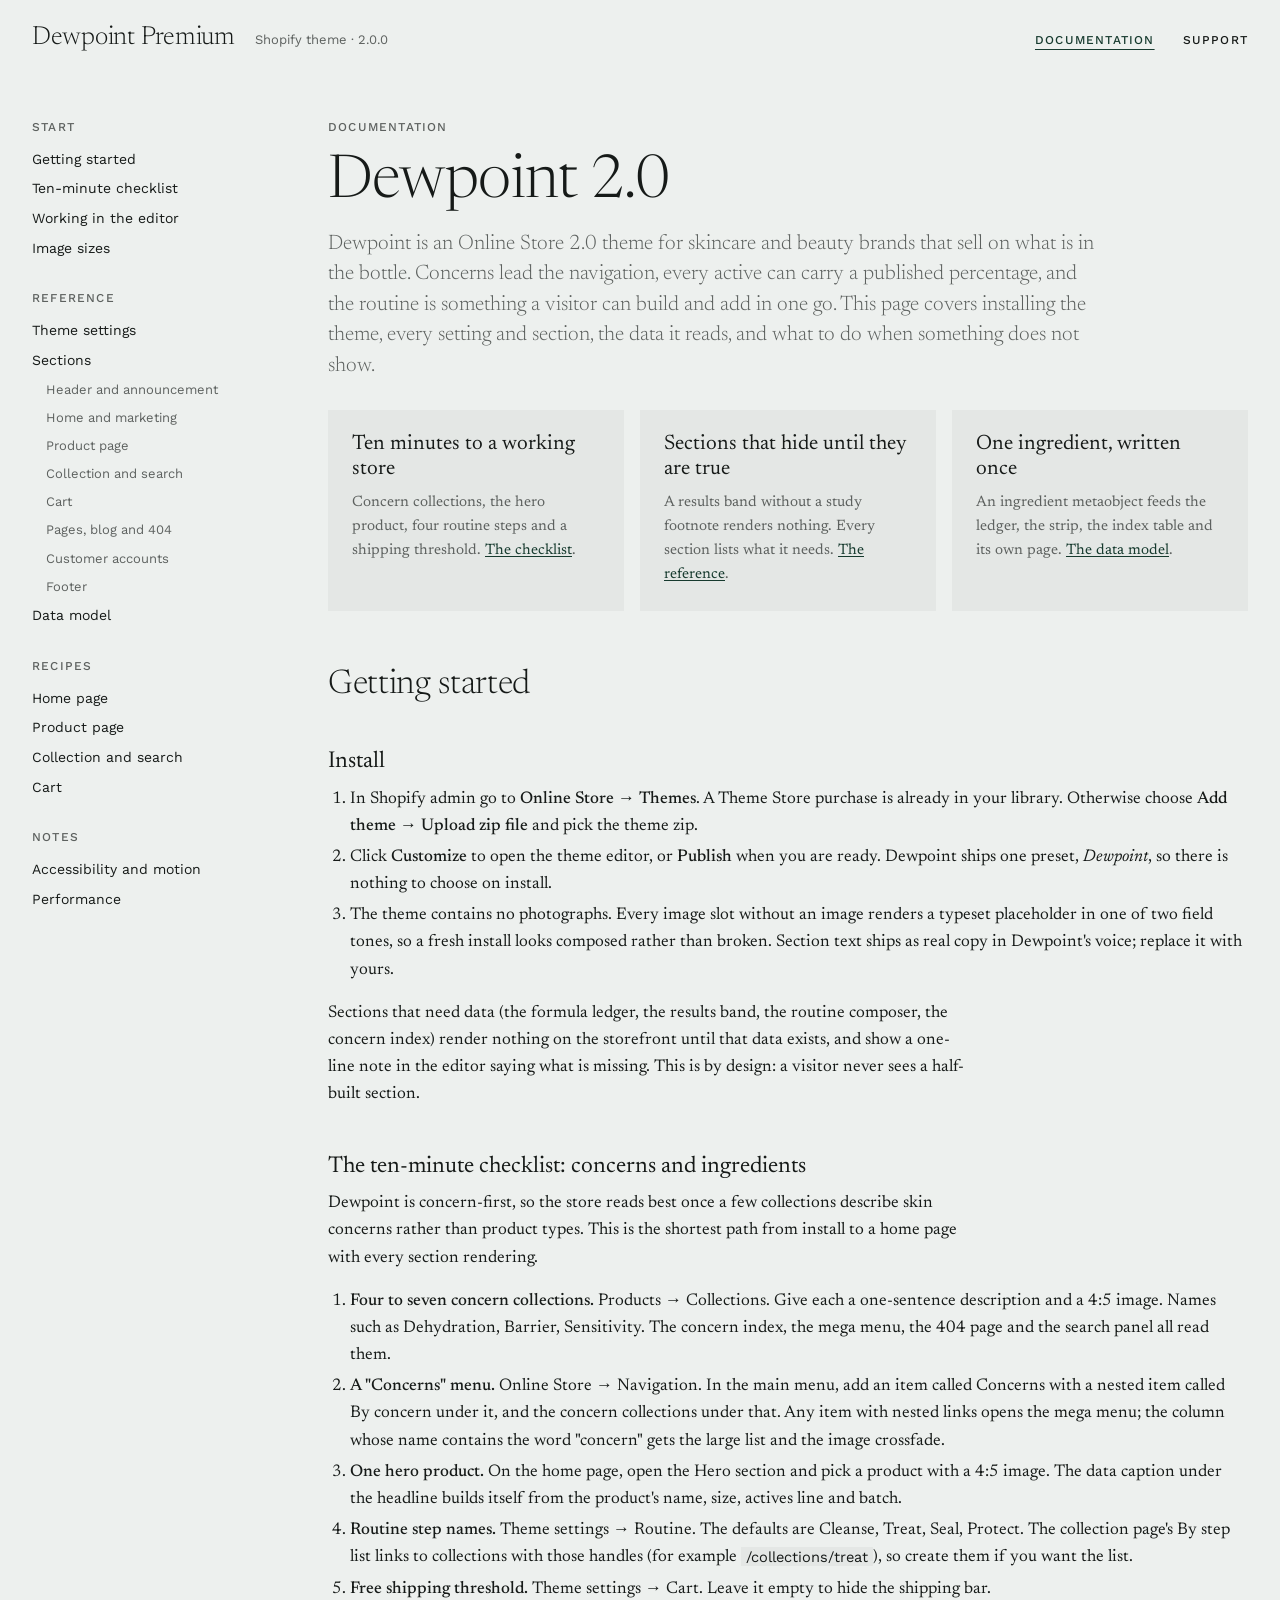
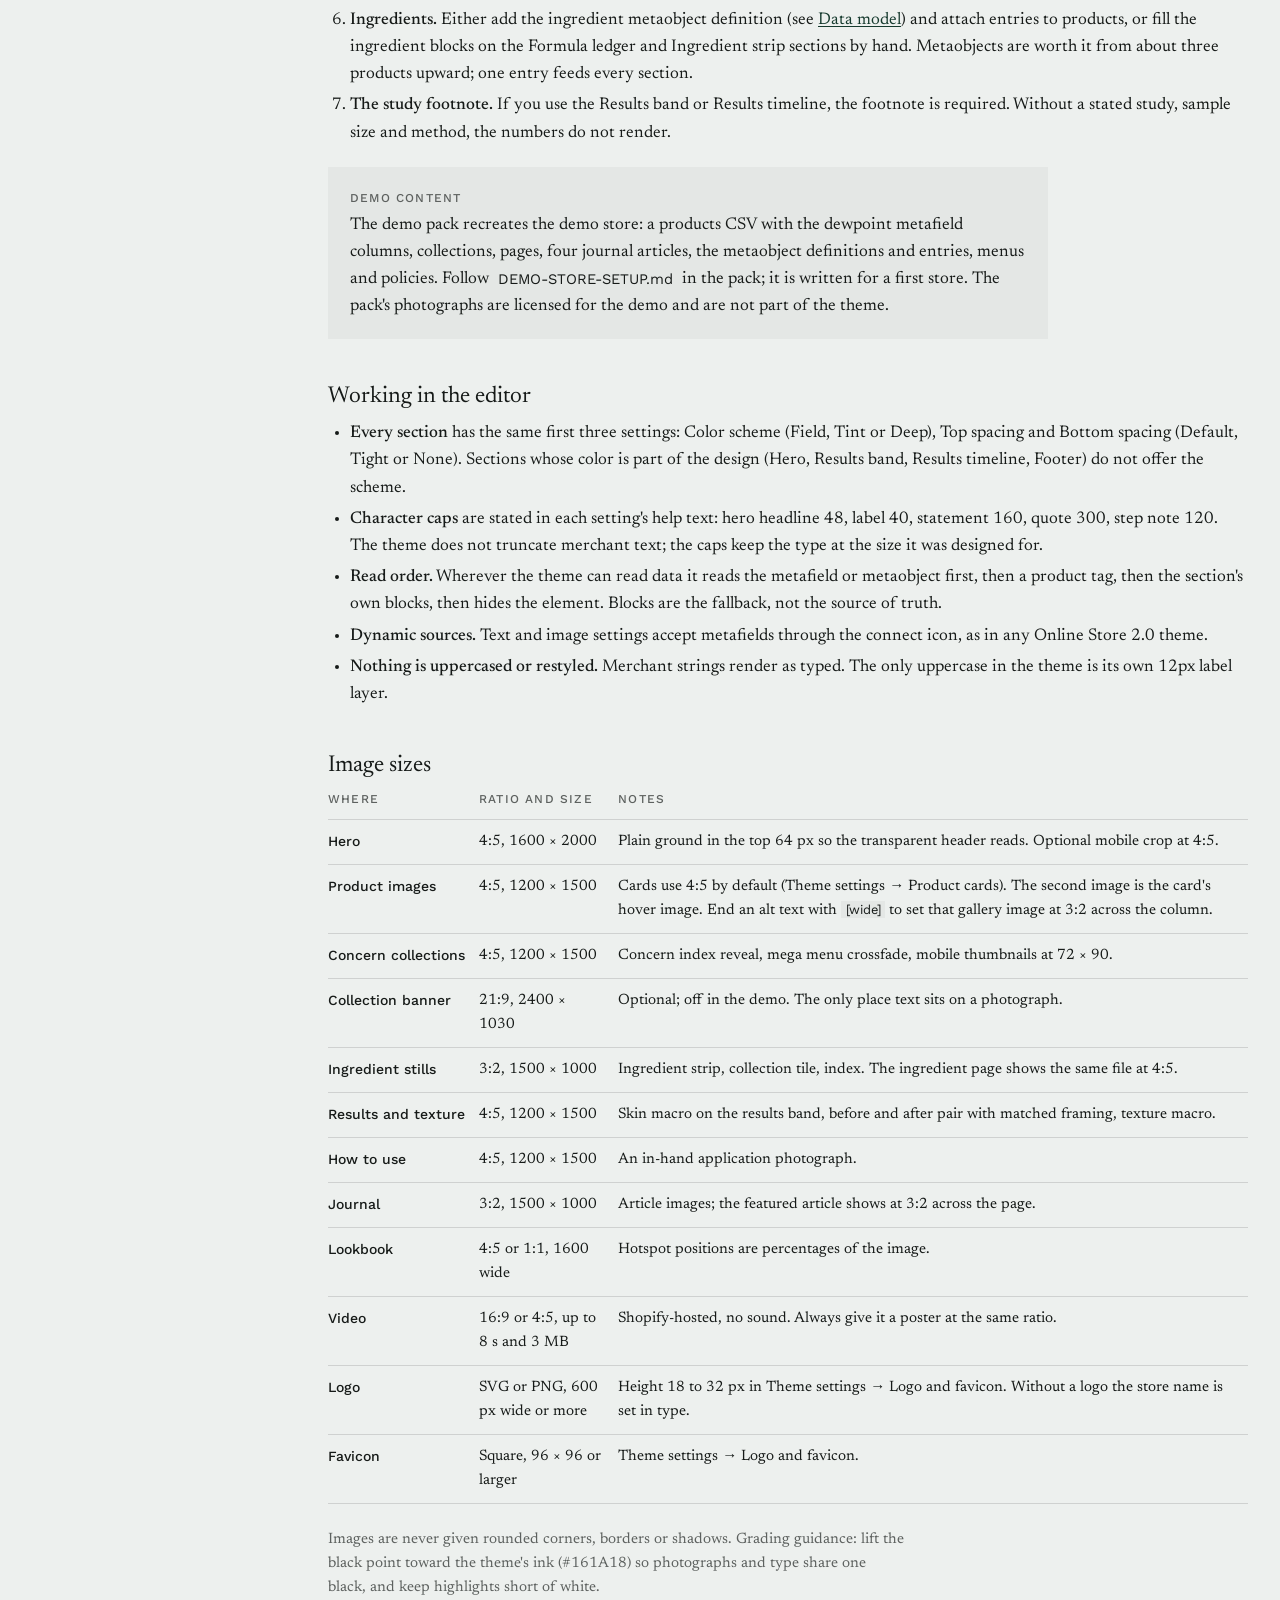
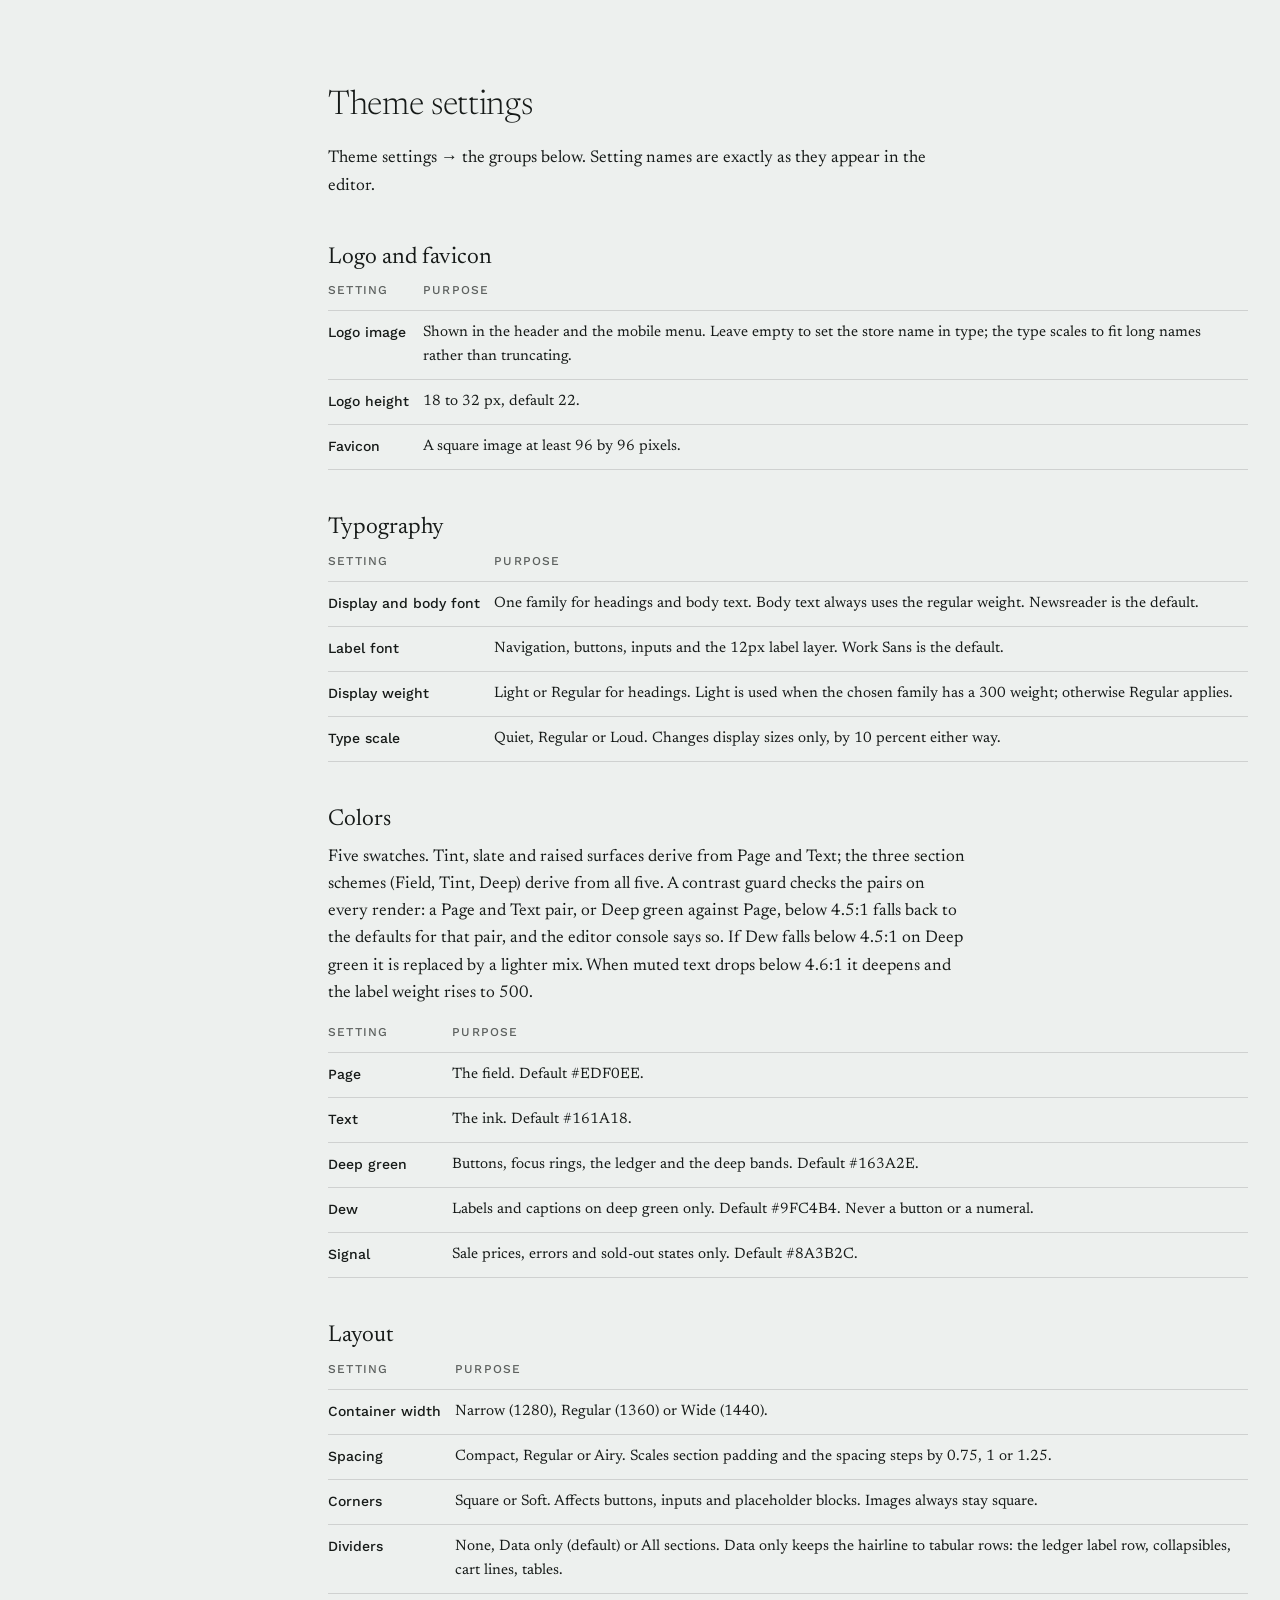
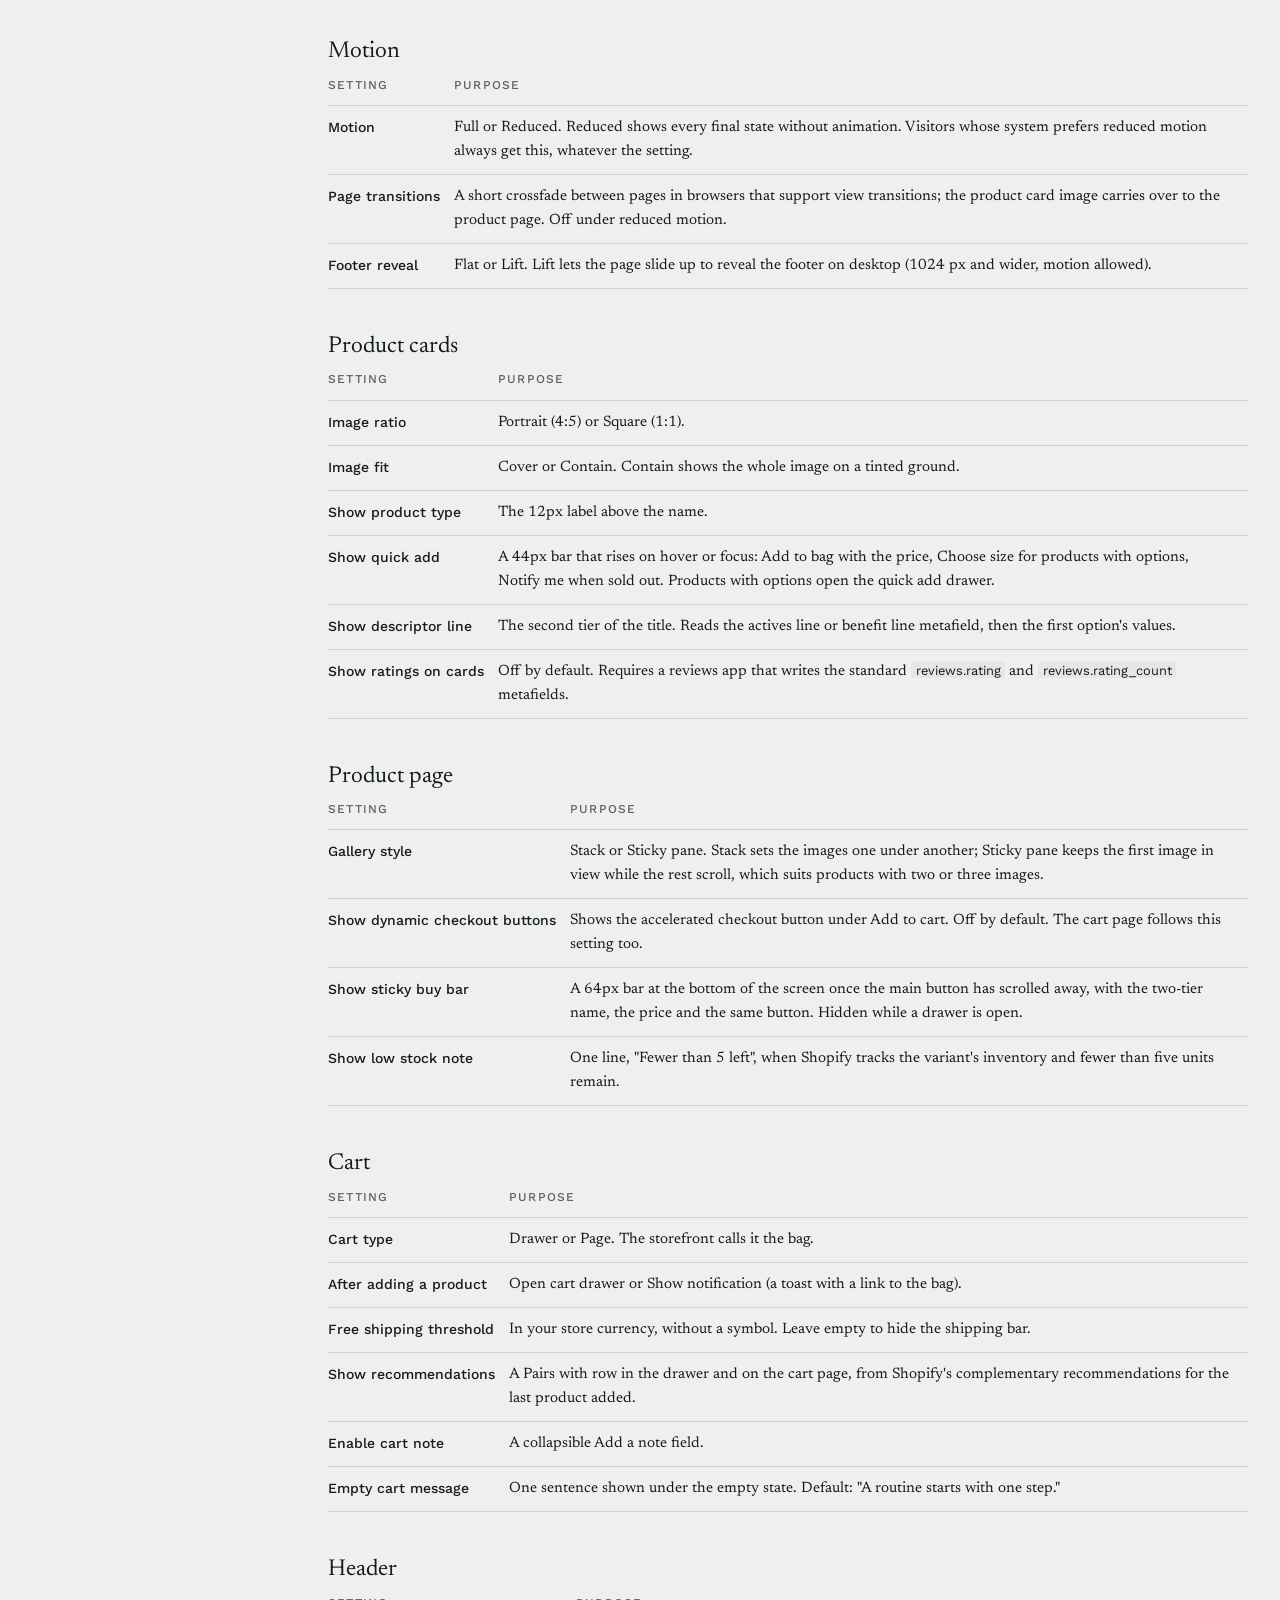
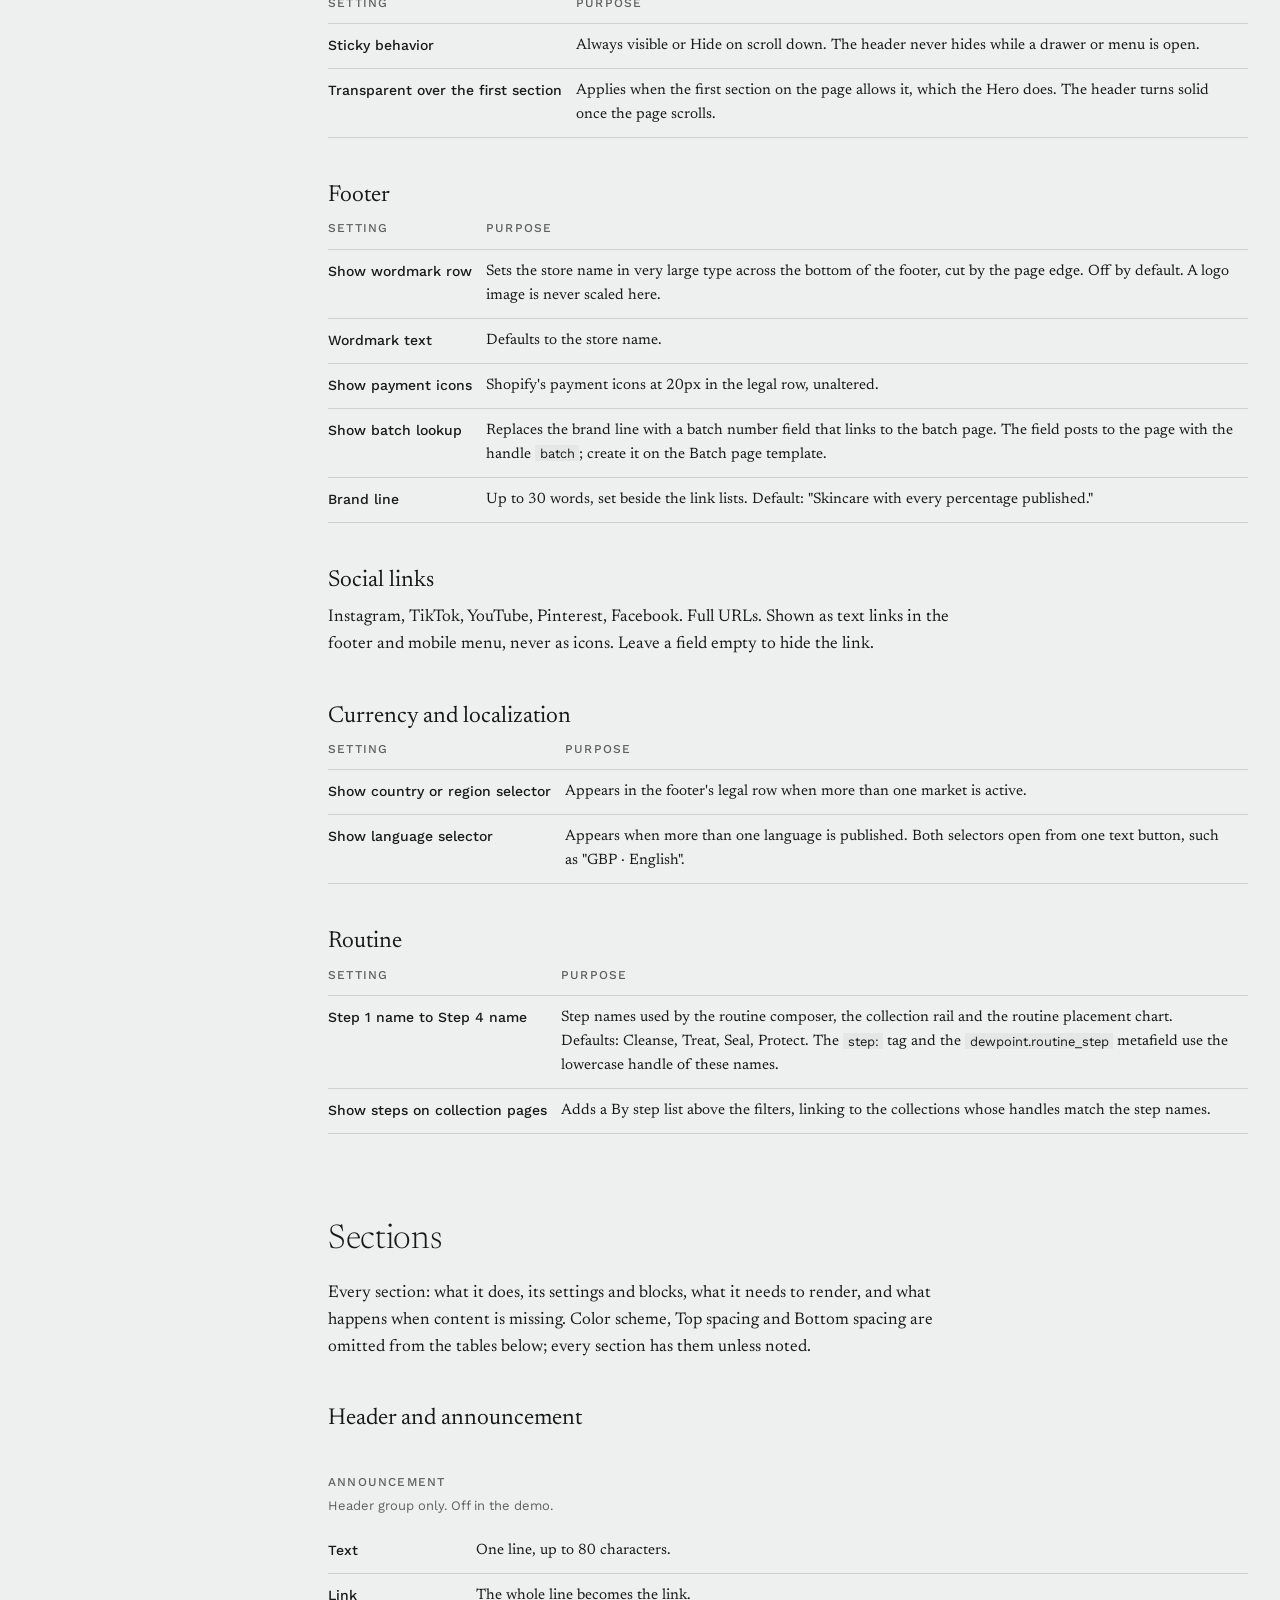
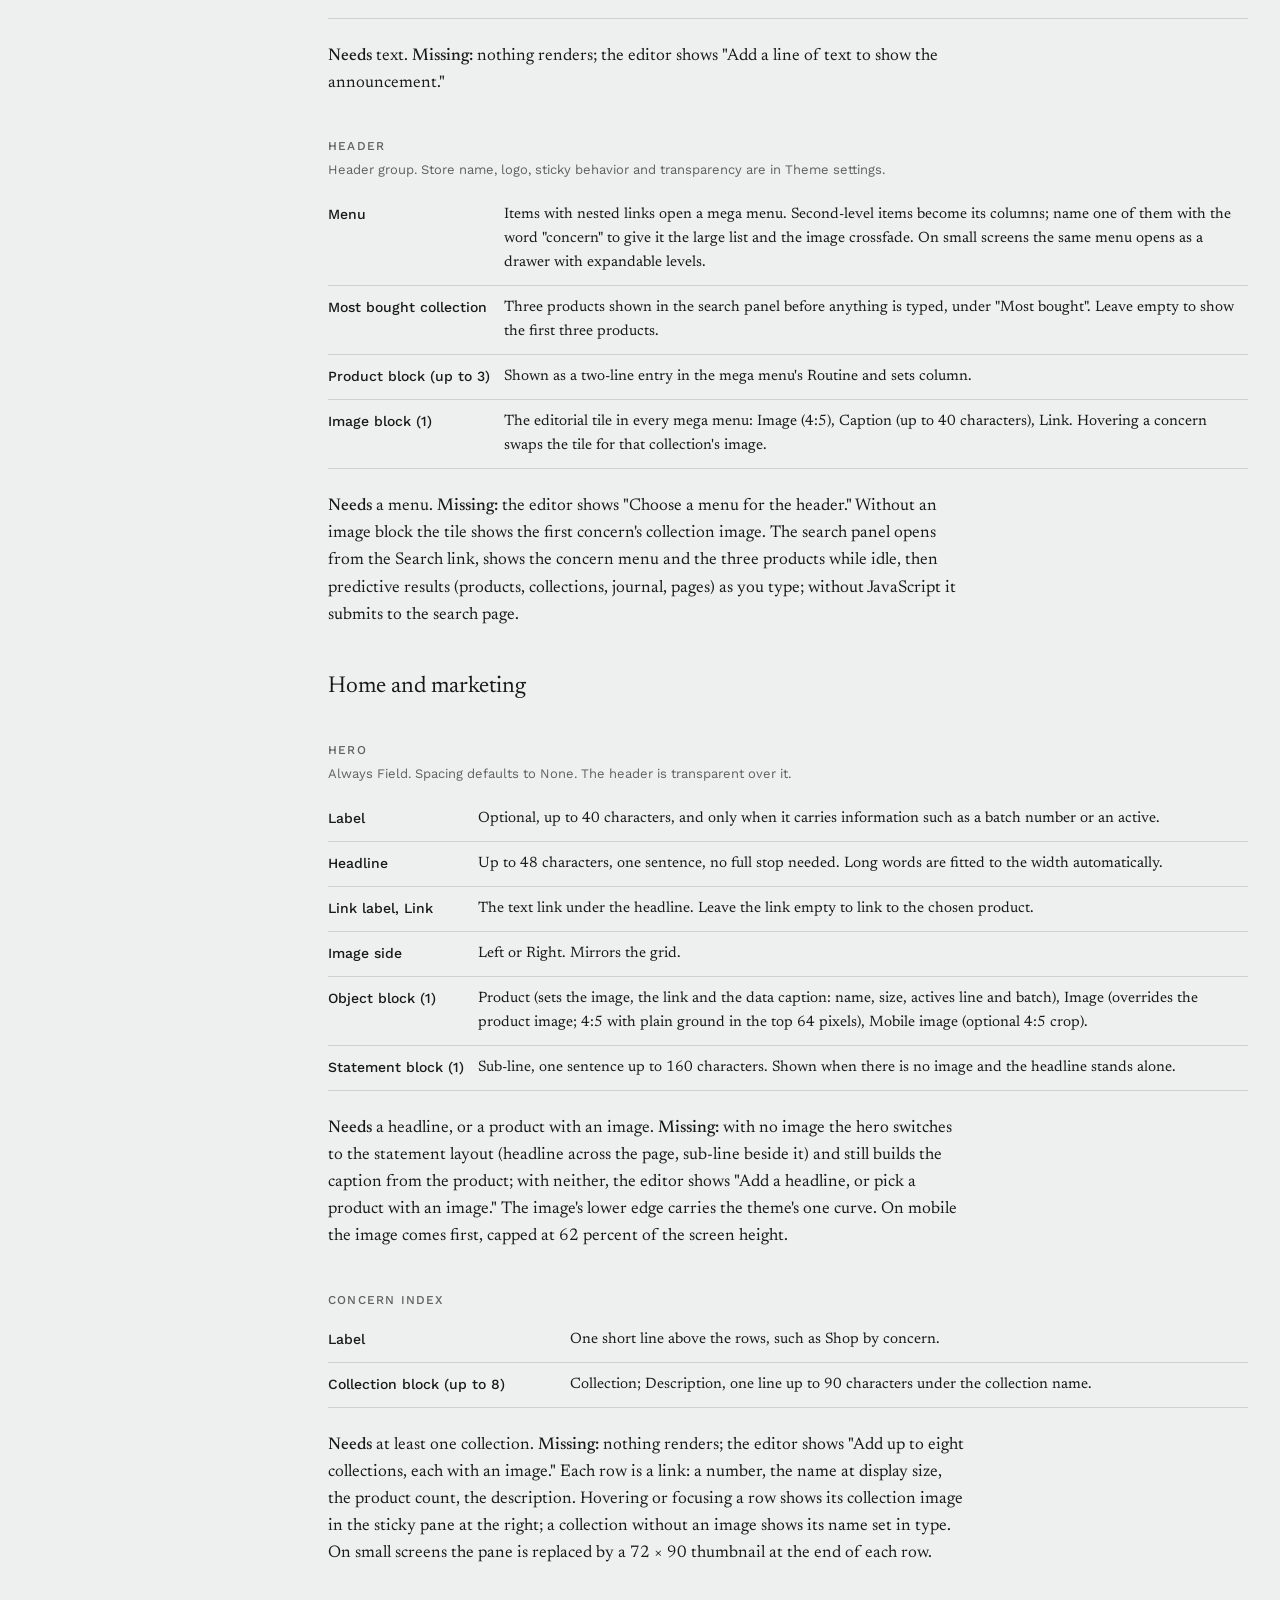
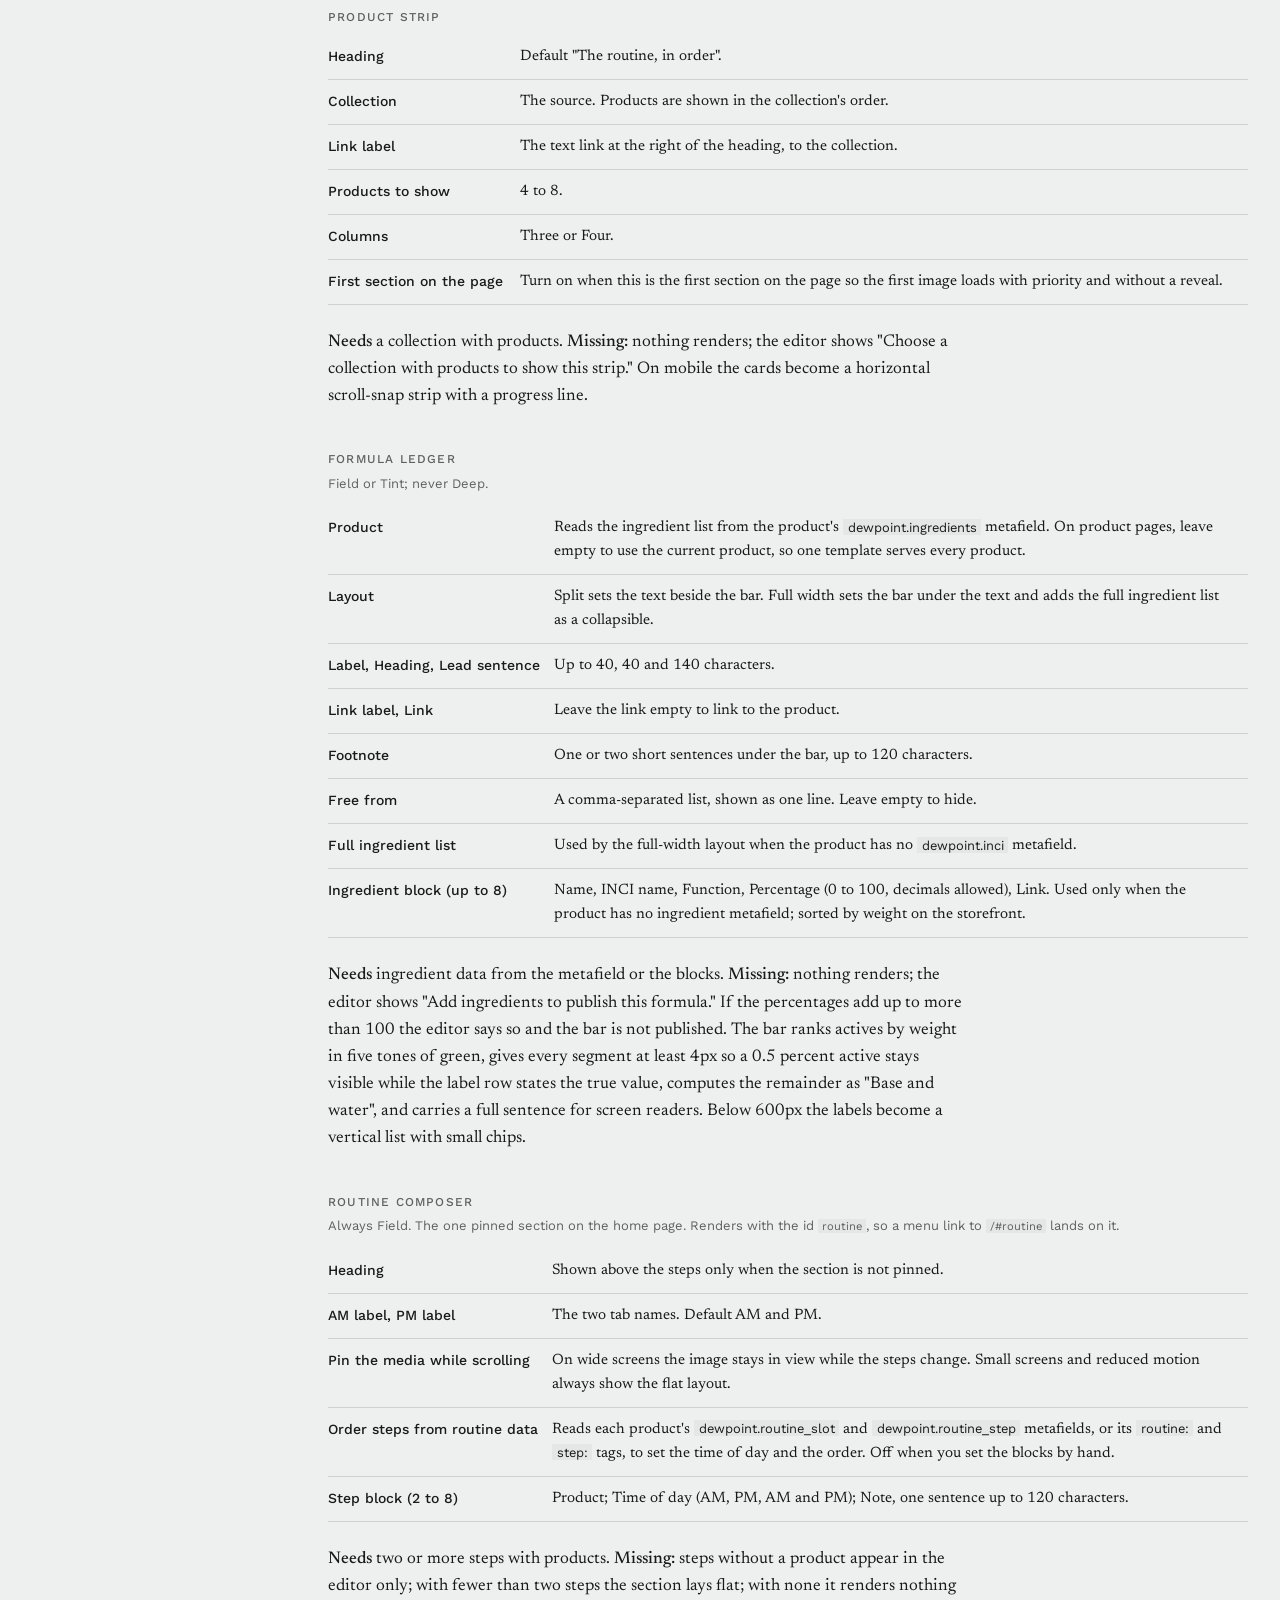
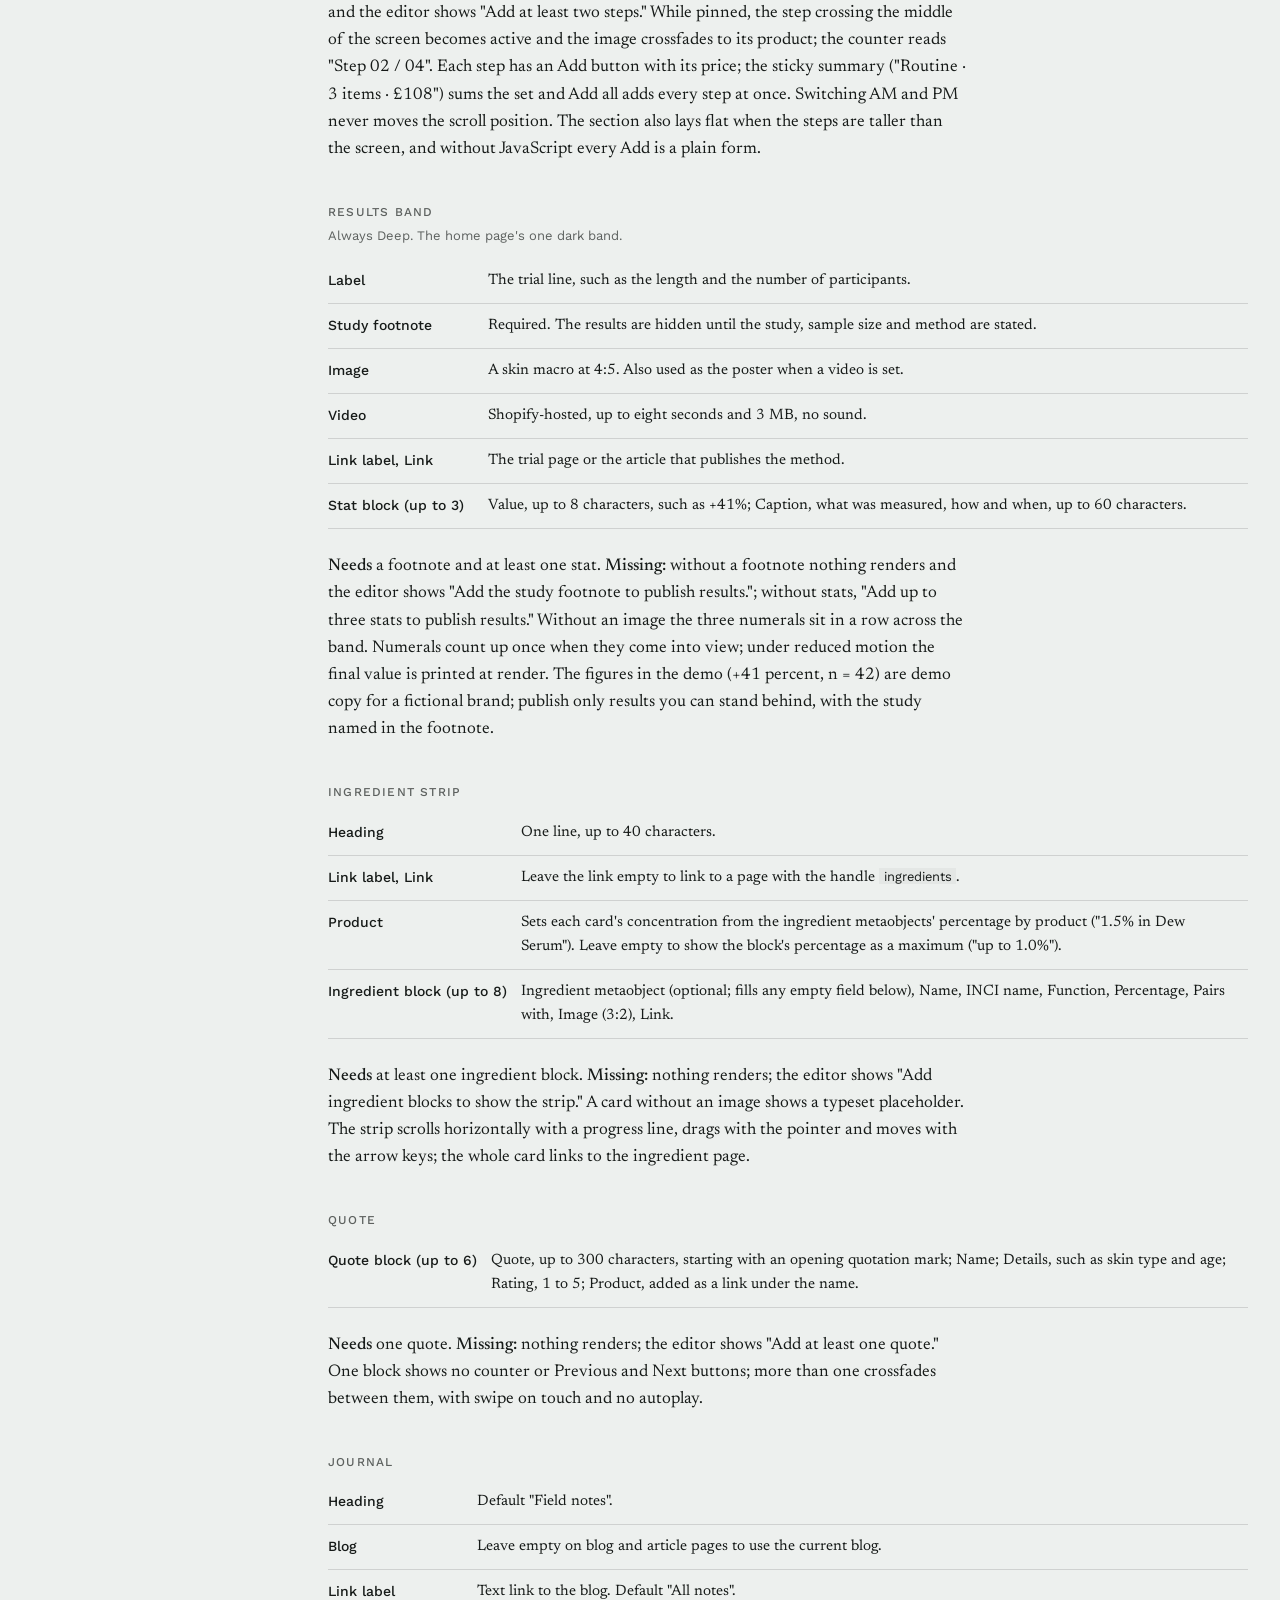
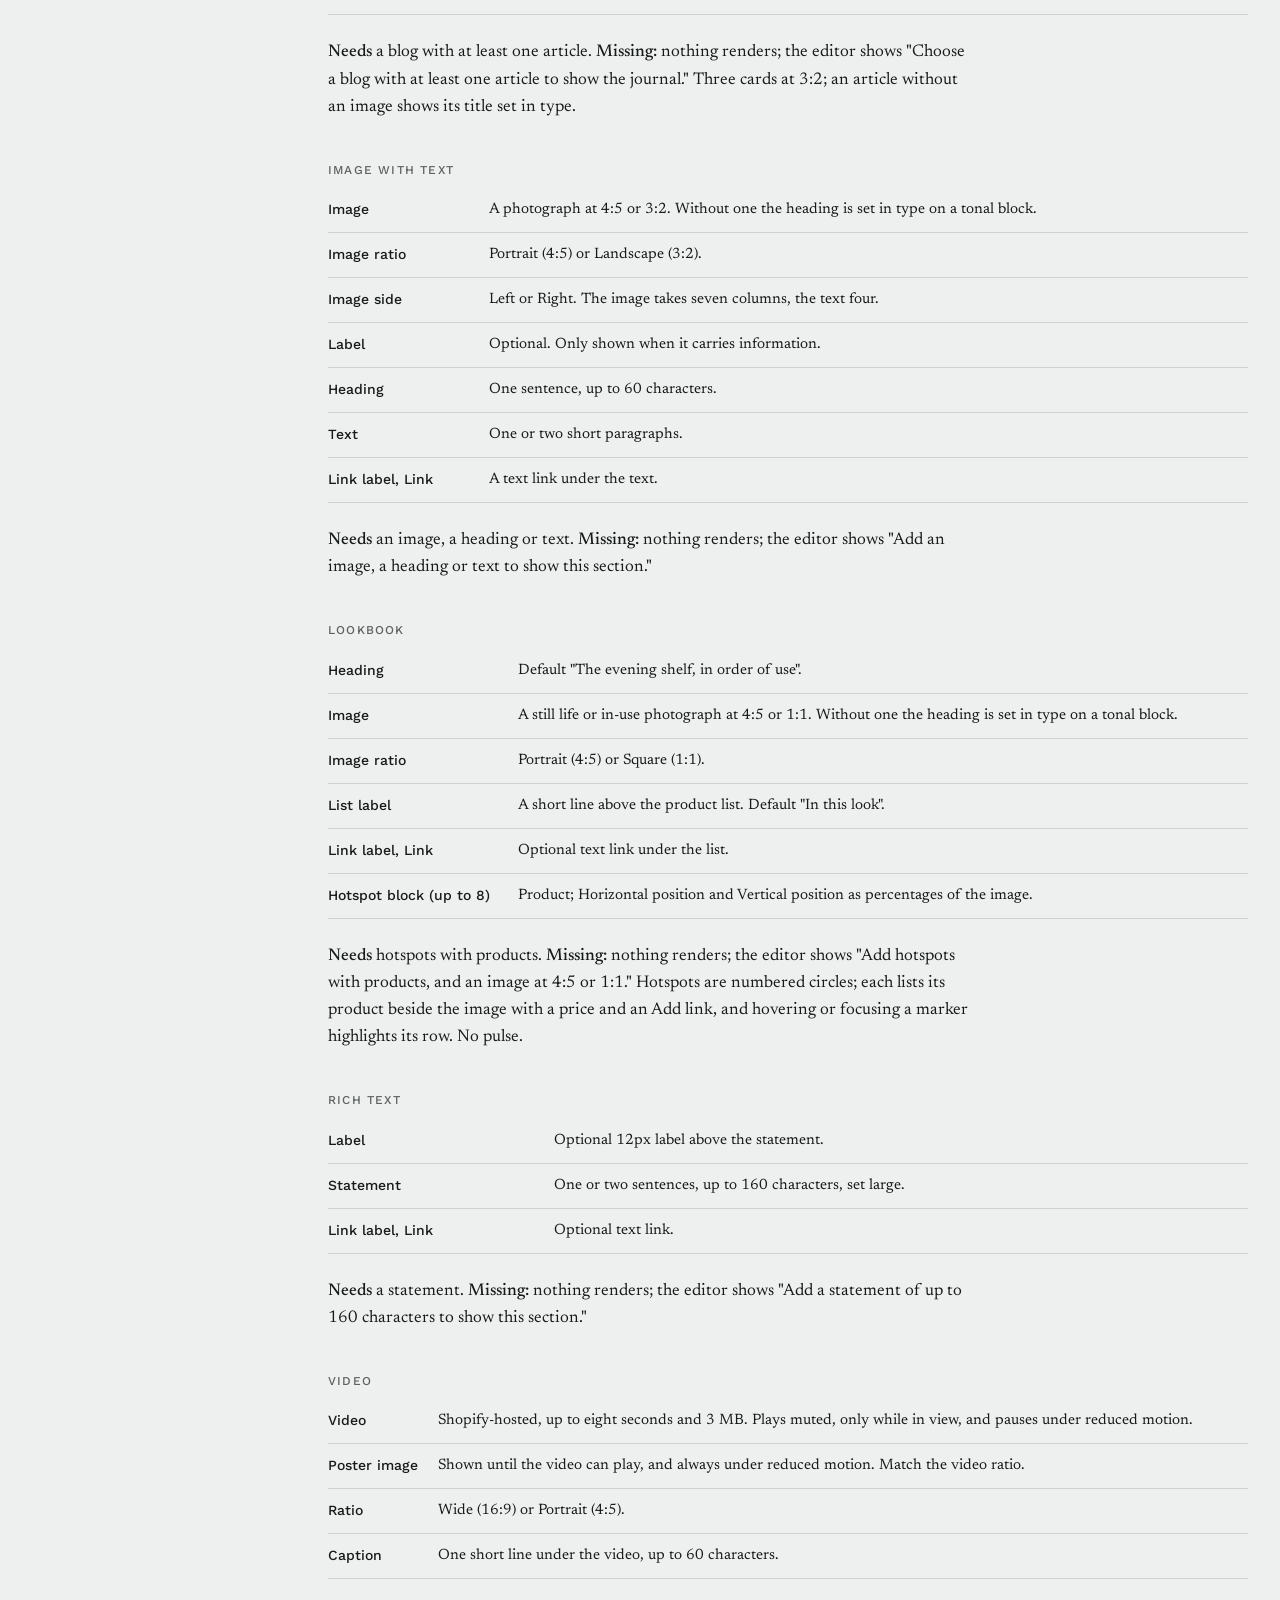
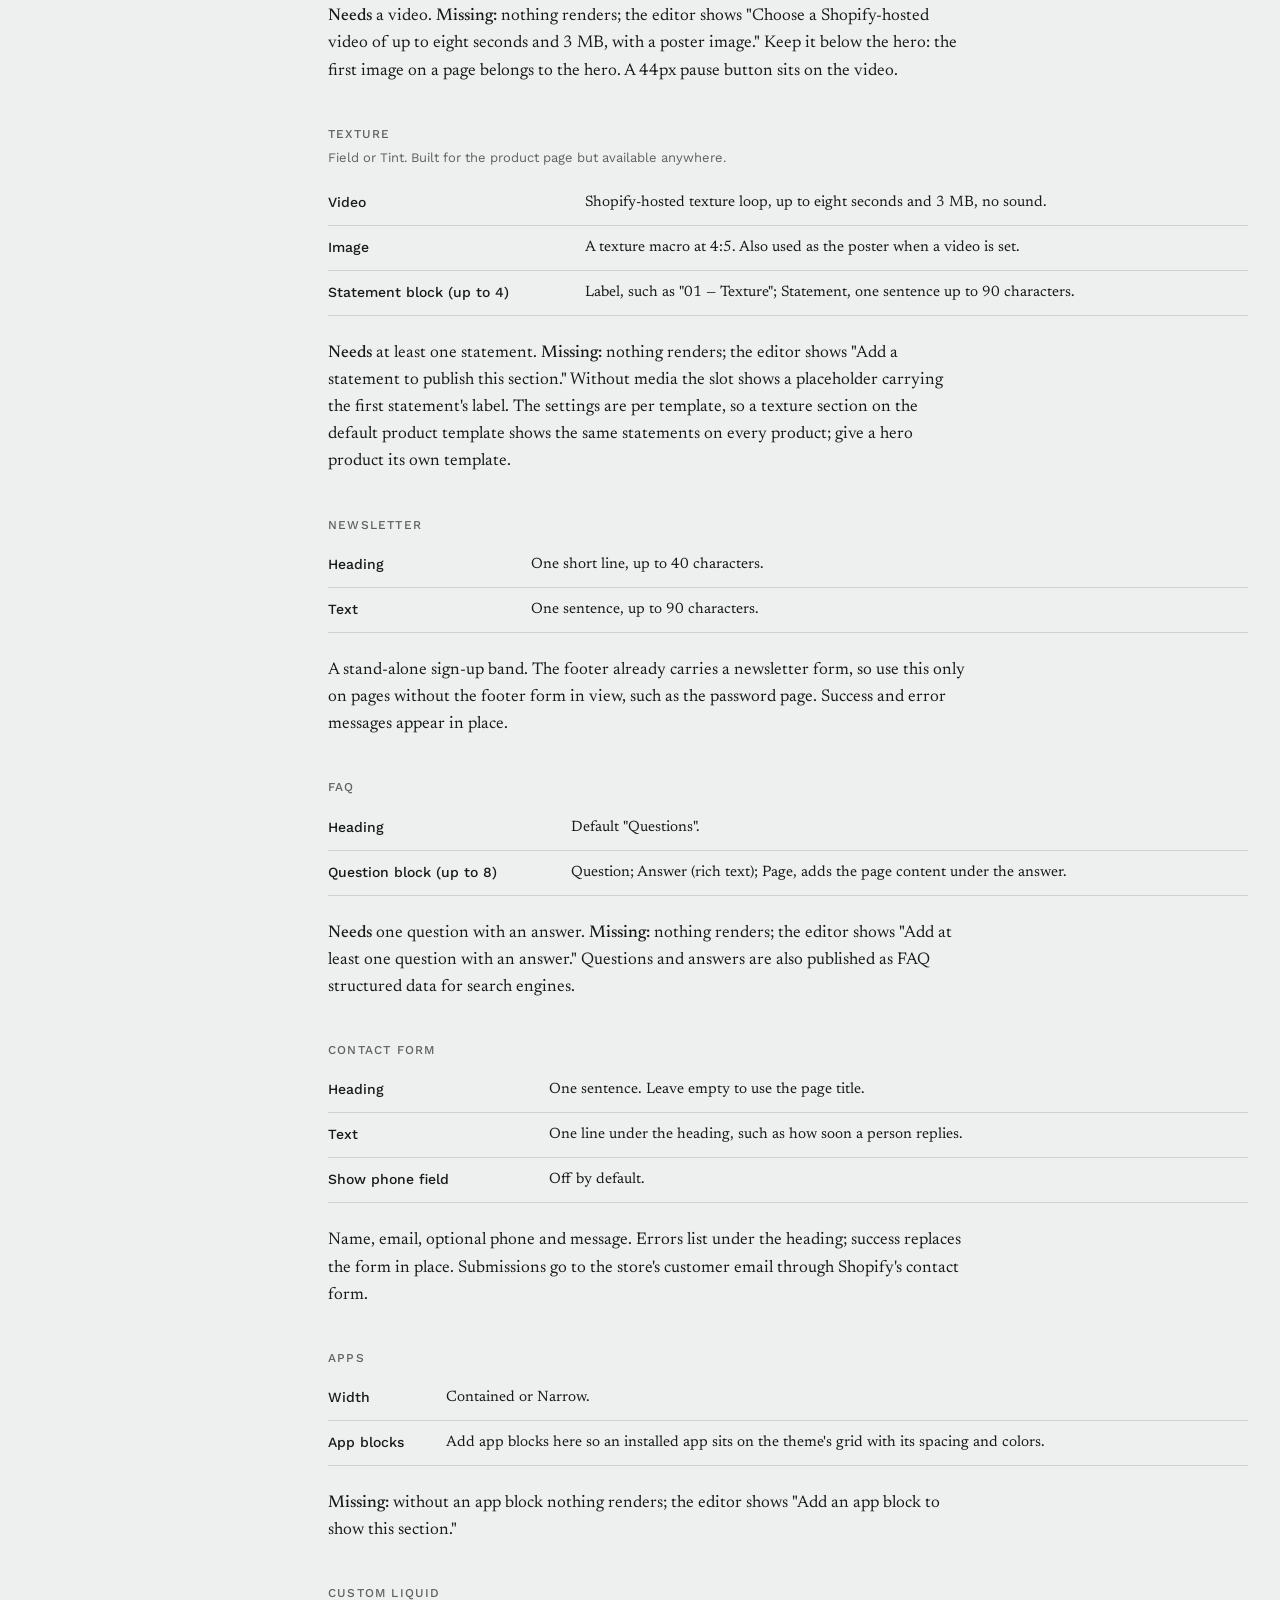
<file: index.html>
<!doctype html><html lang="en"><head><meta charset="utf-8"><meta http-equiv="refresh" content="0; url=docs/"><title>Dewpoint documentation</title><link rel="canonical" href="docs/"></head><body><a href="docs/">Dewpoint documentation</a></body></html>
</file>
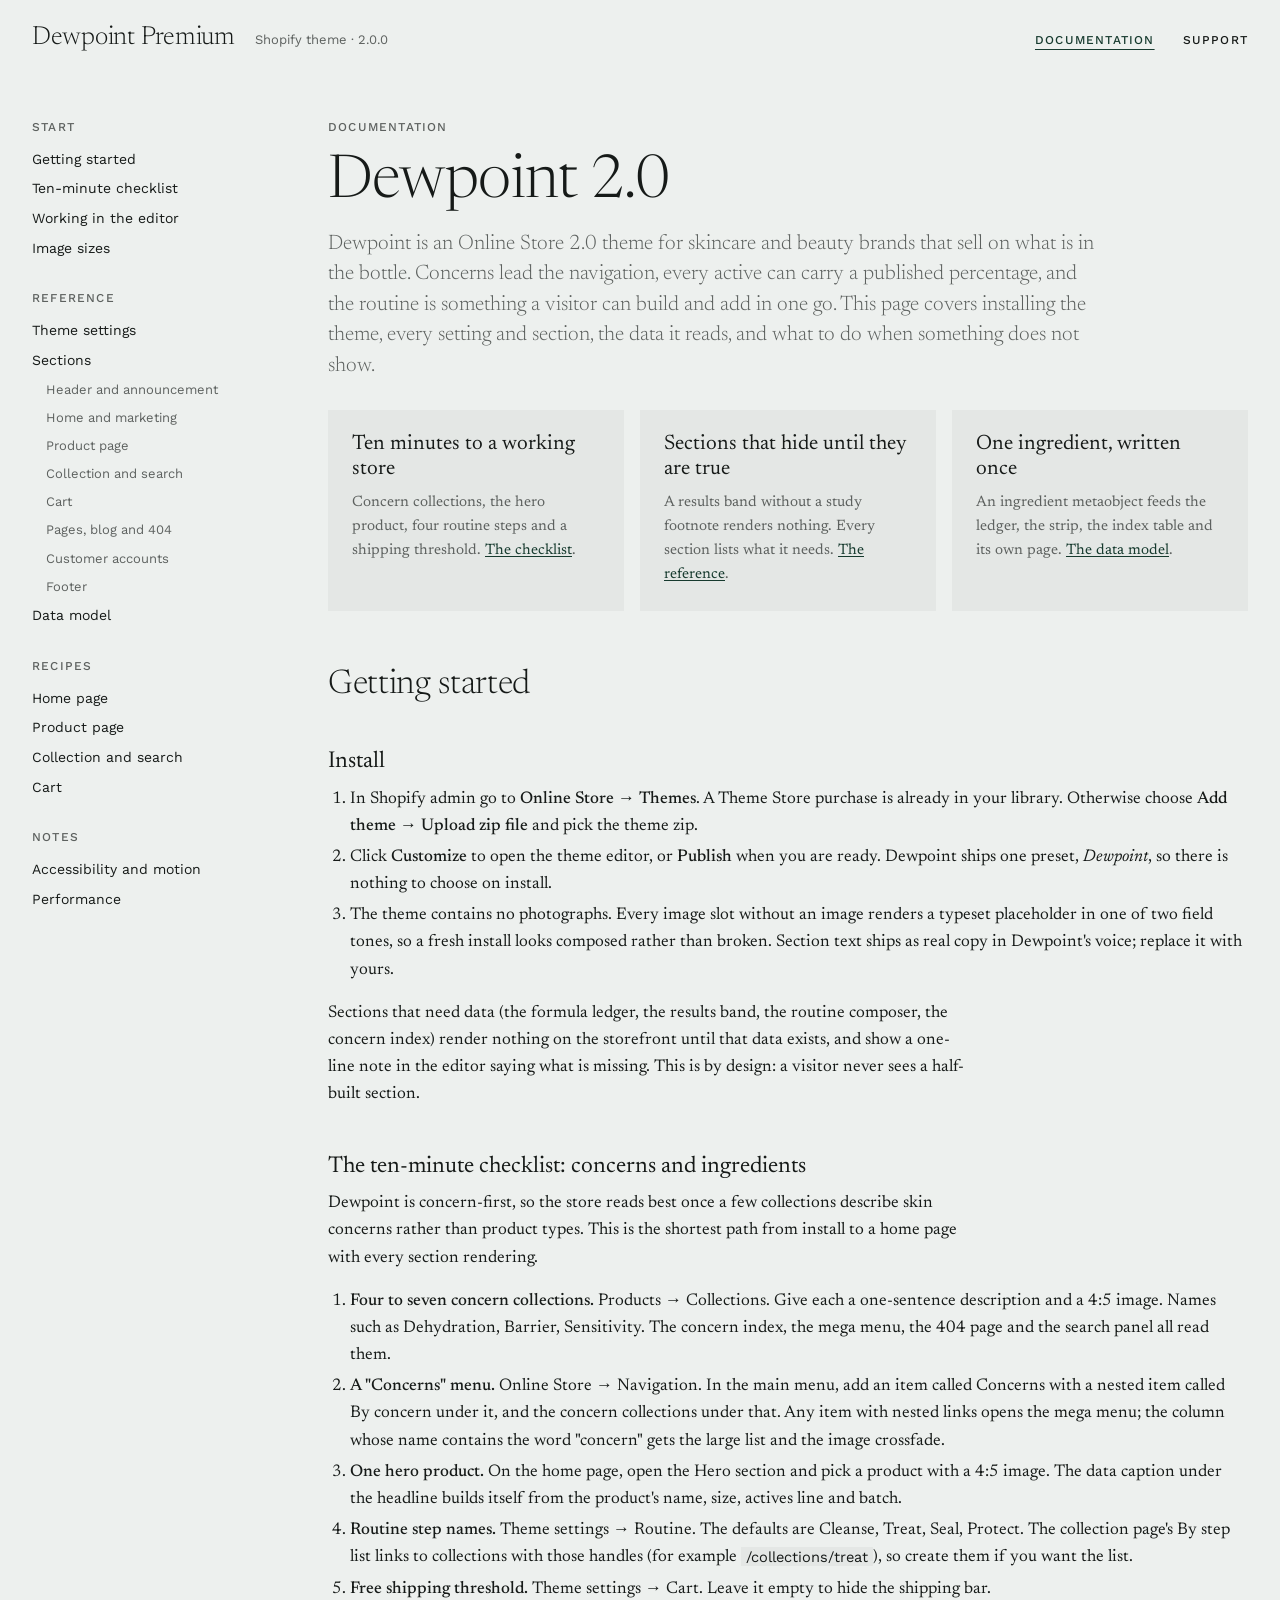
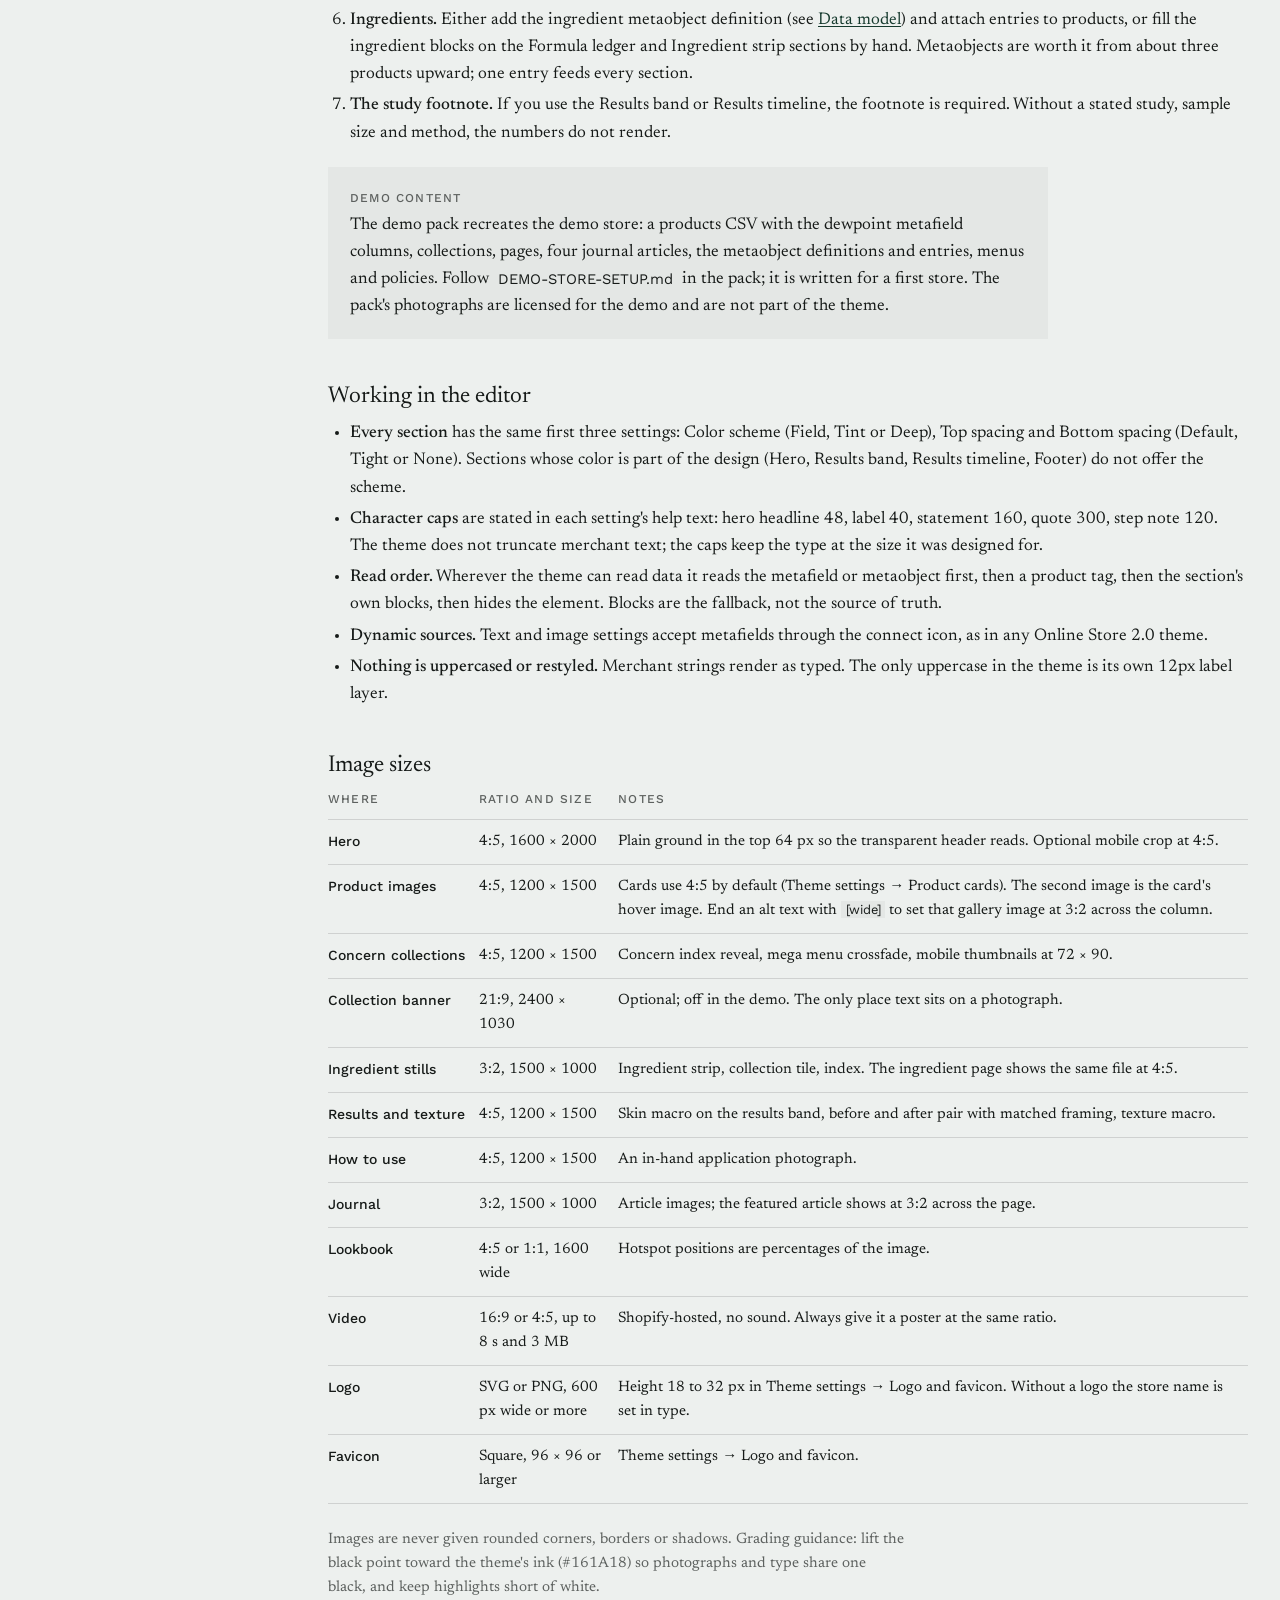
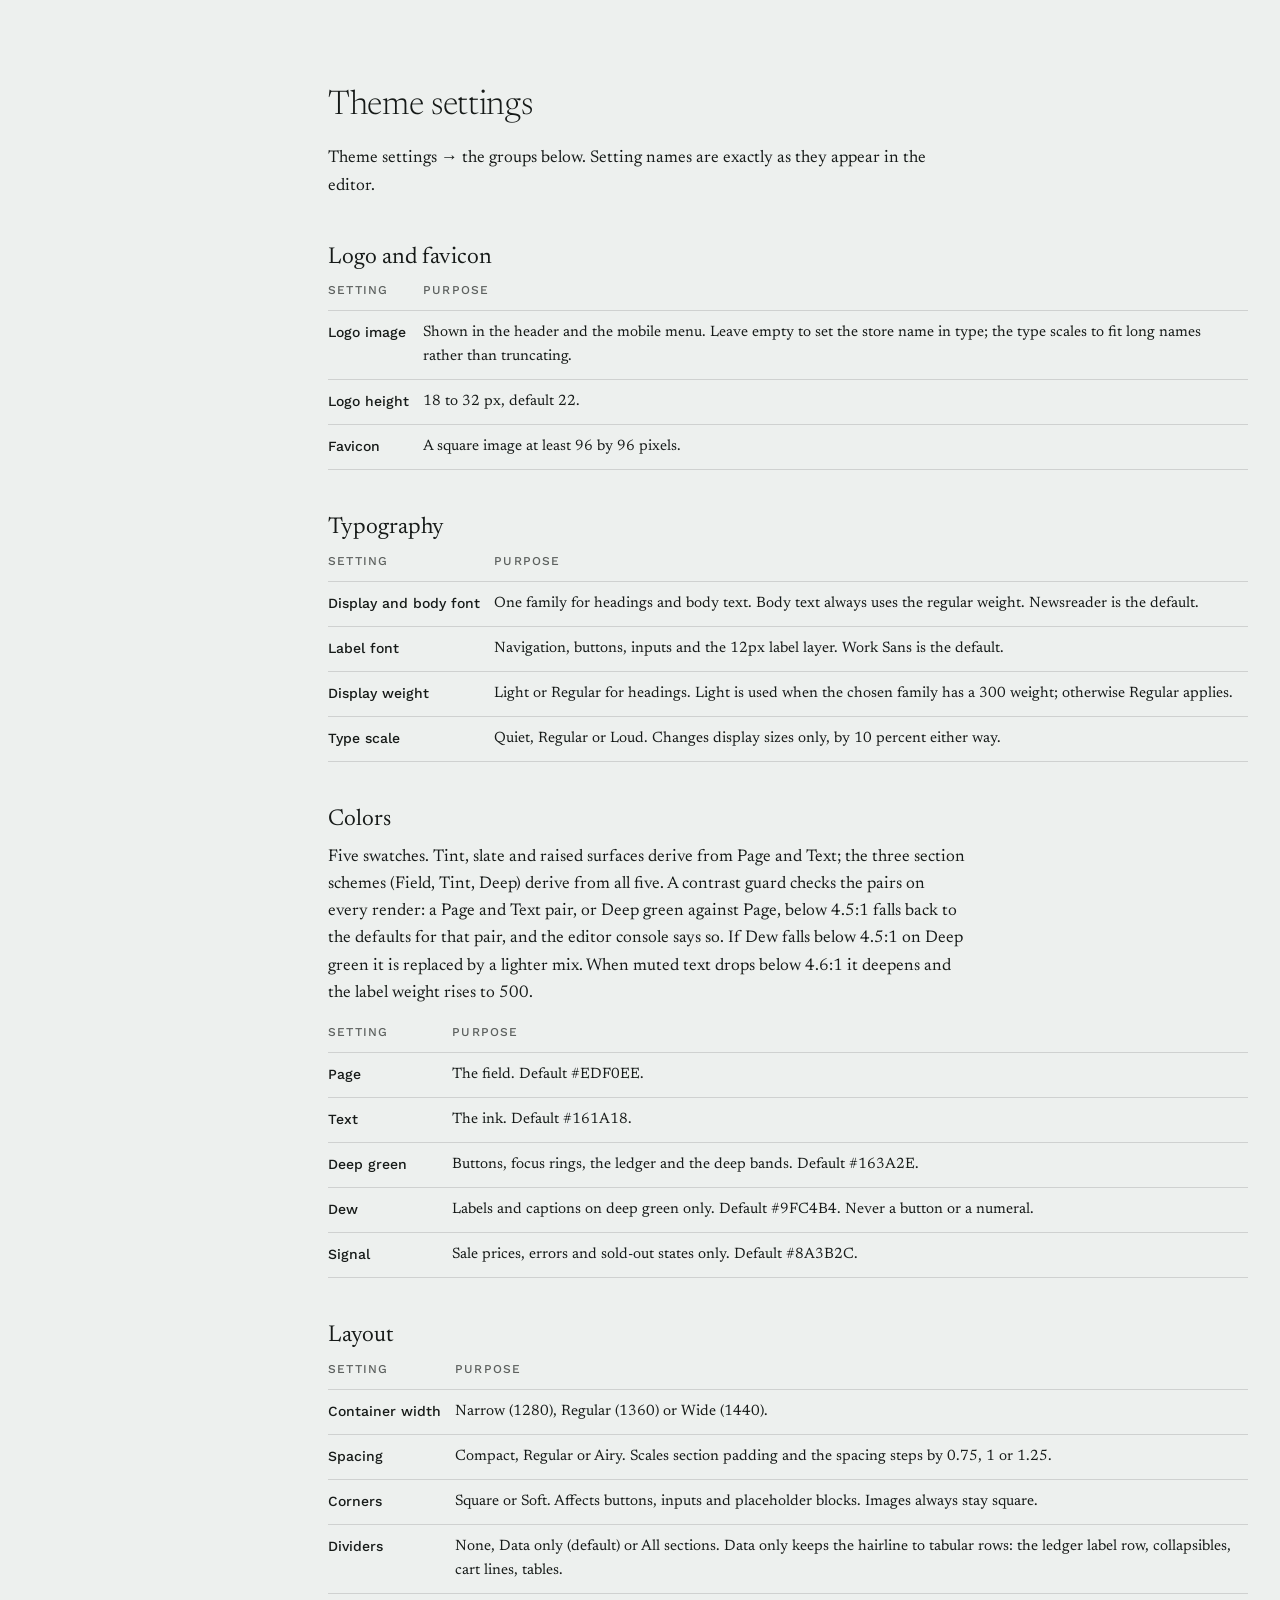
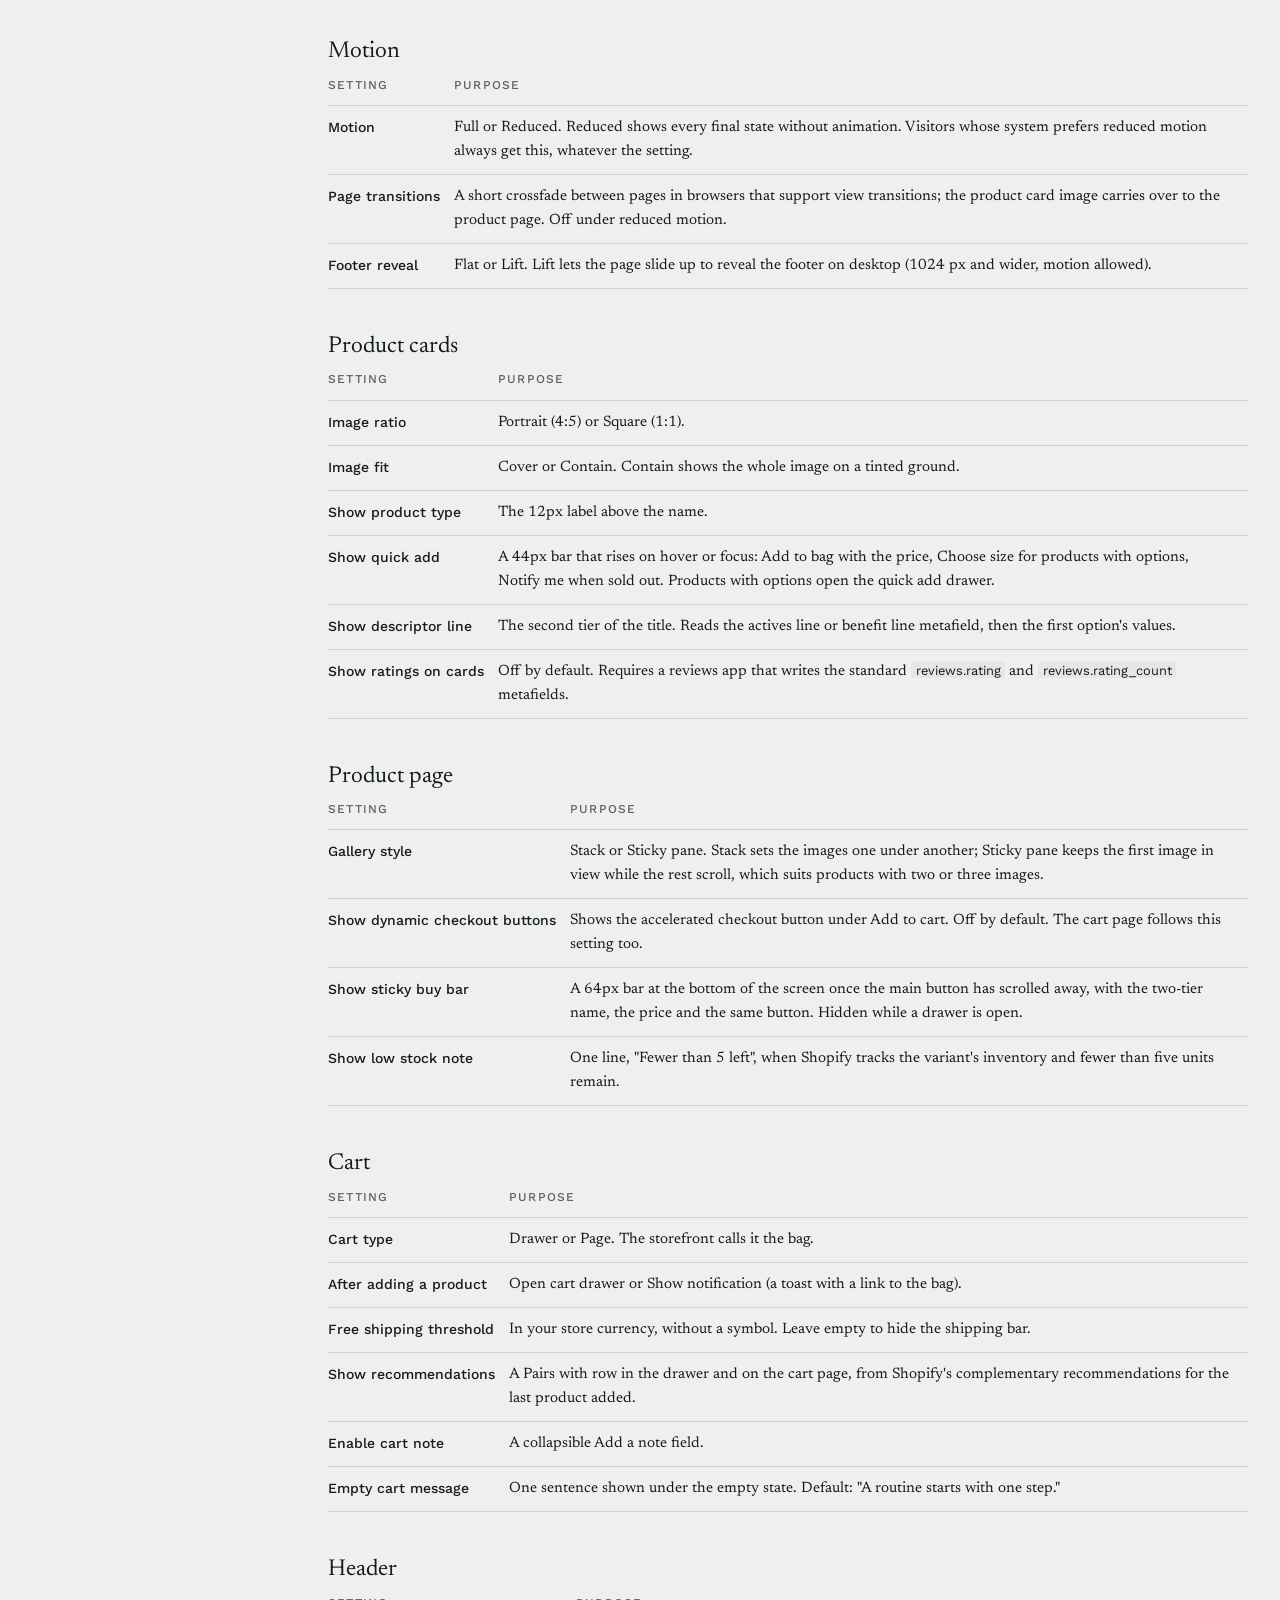
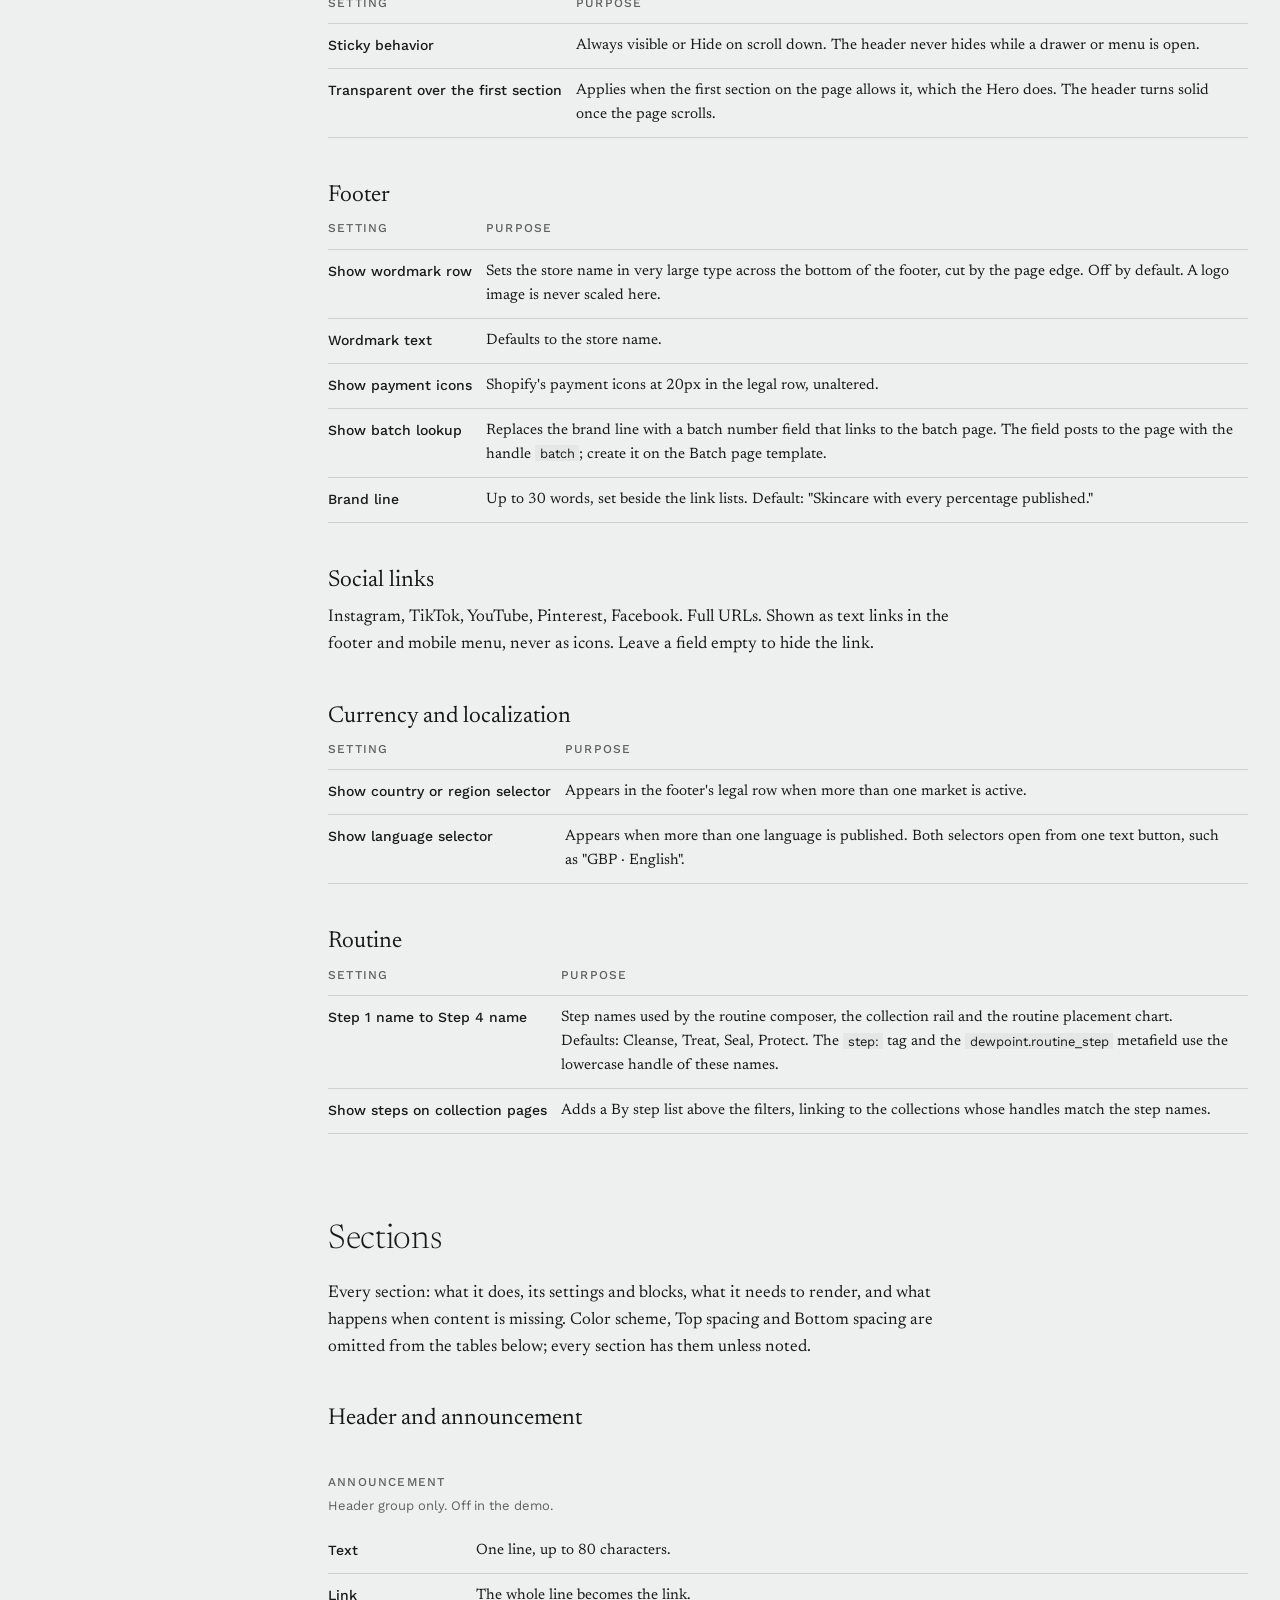
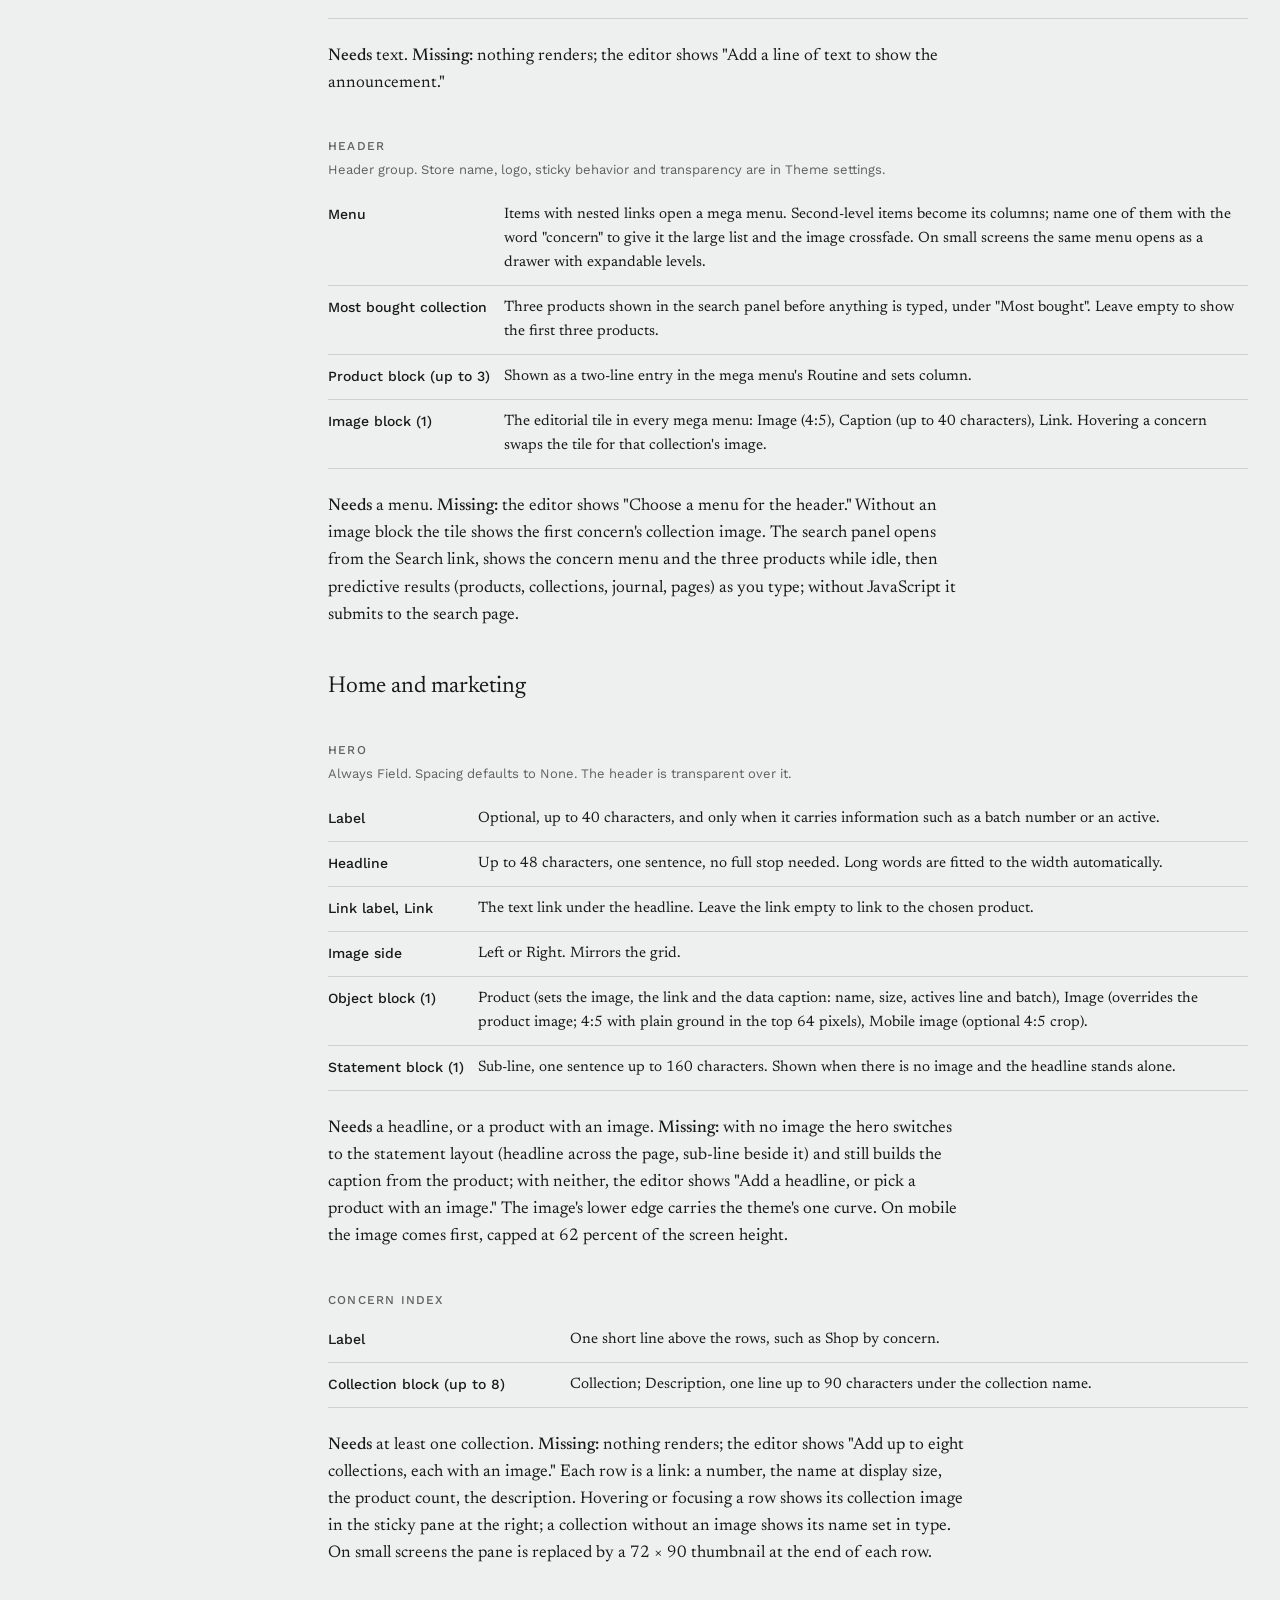
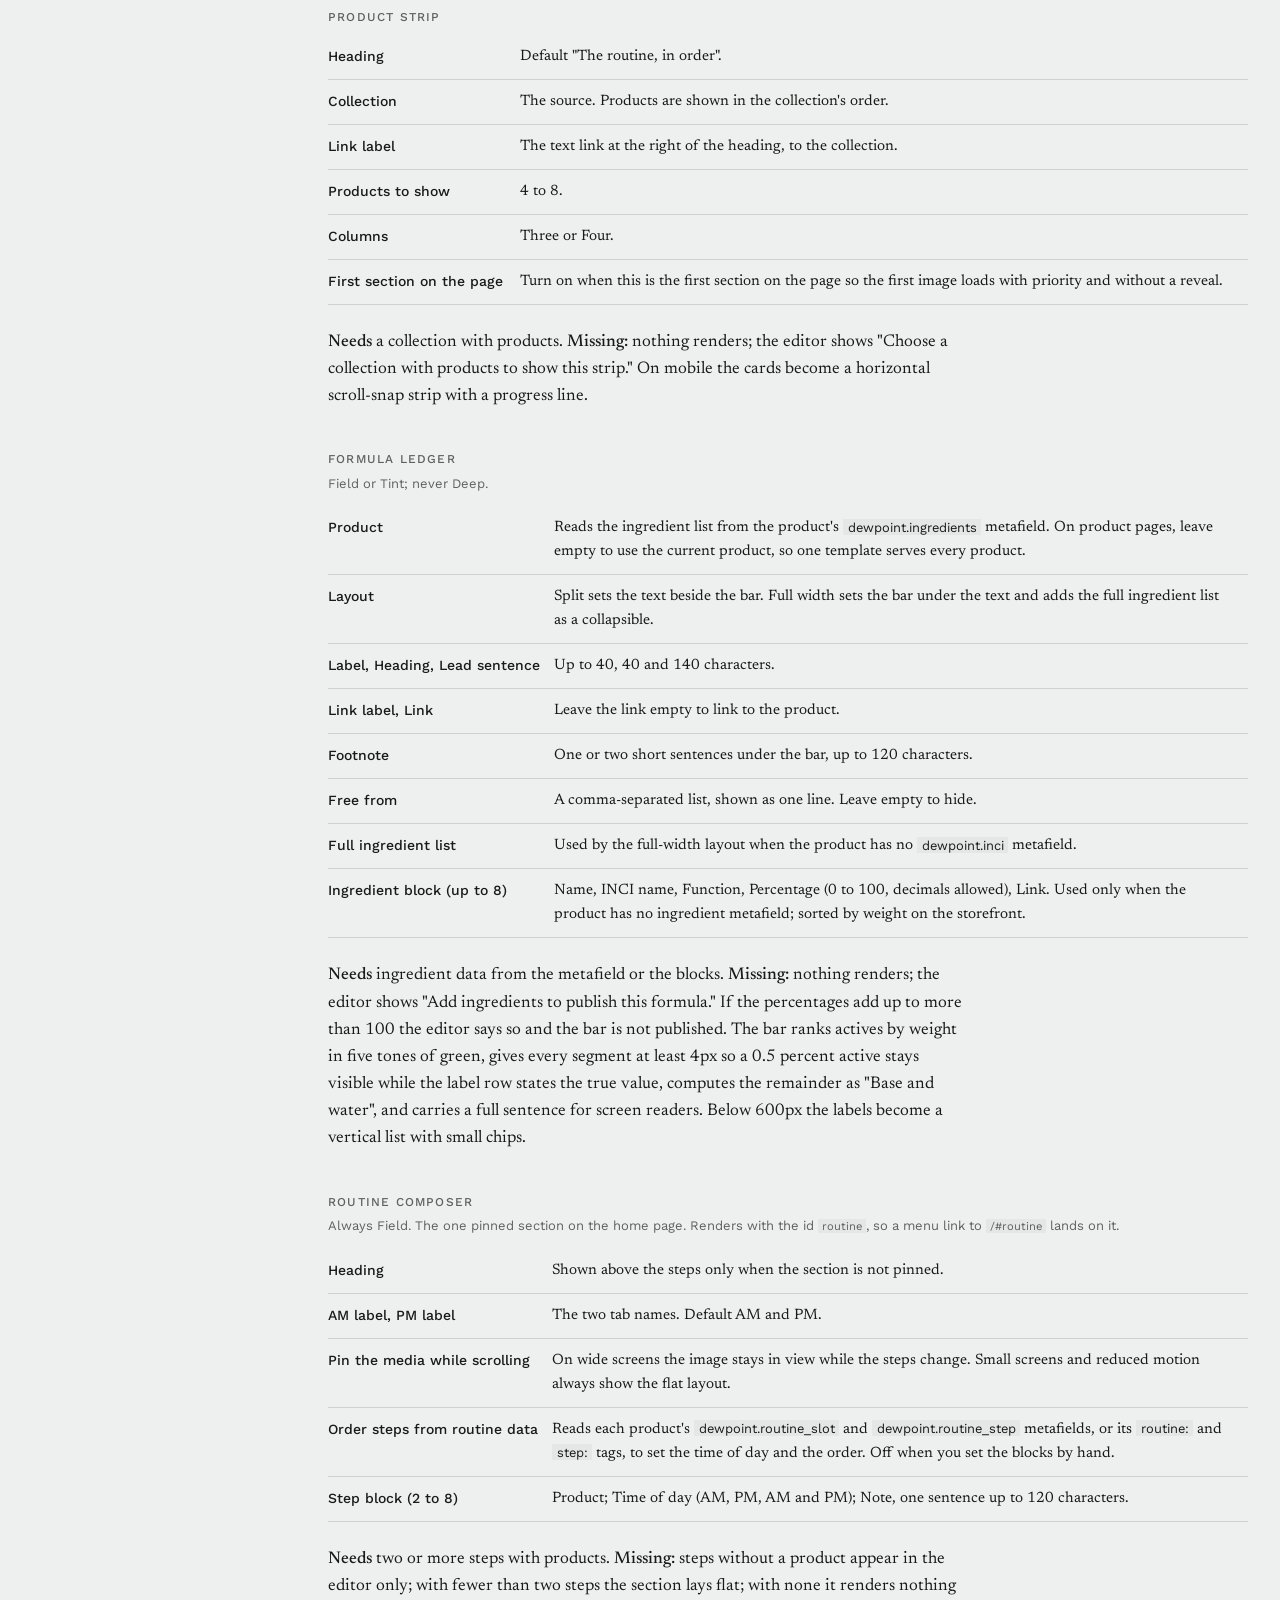
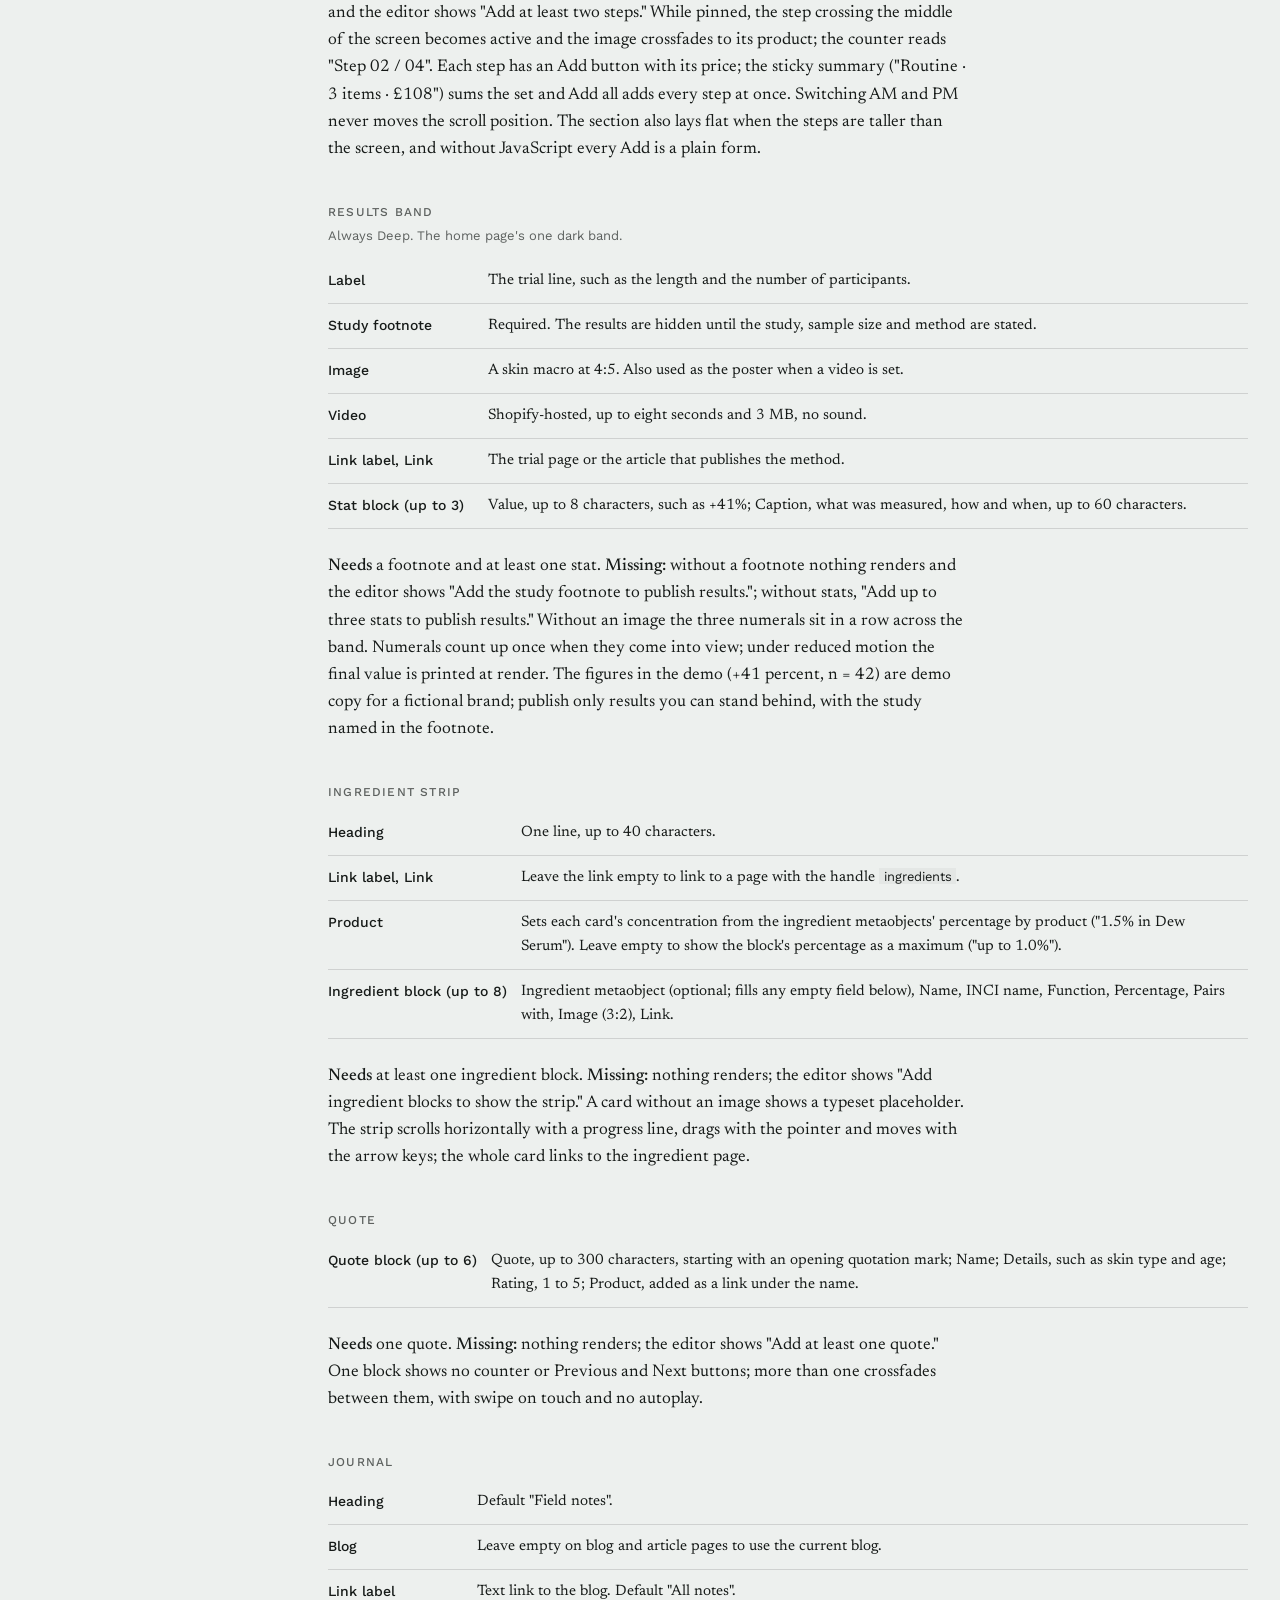
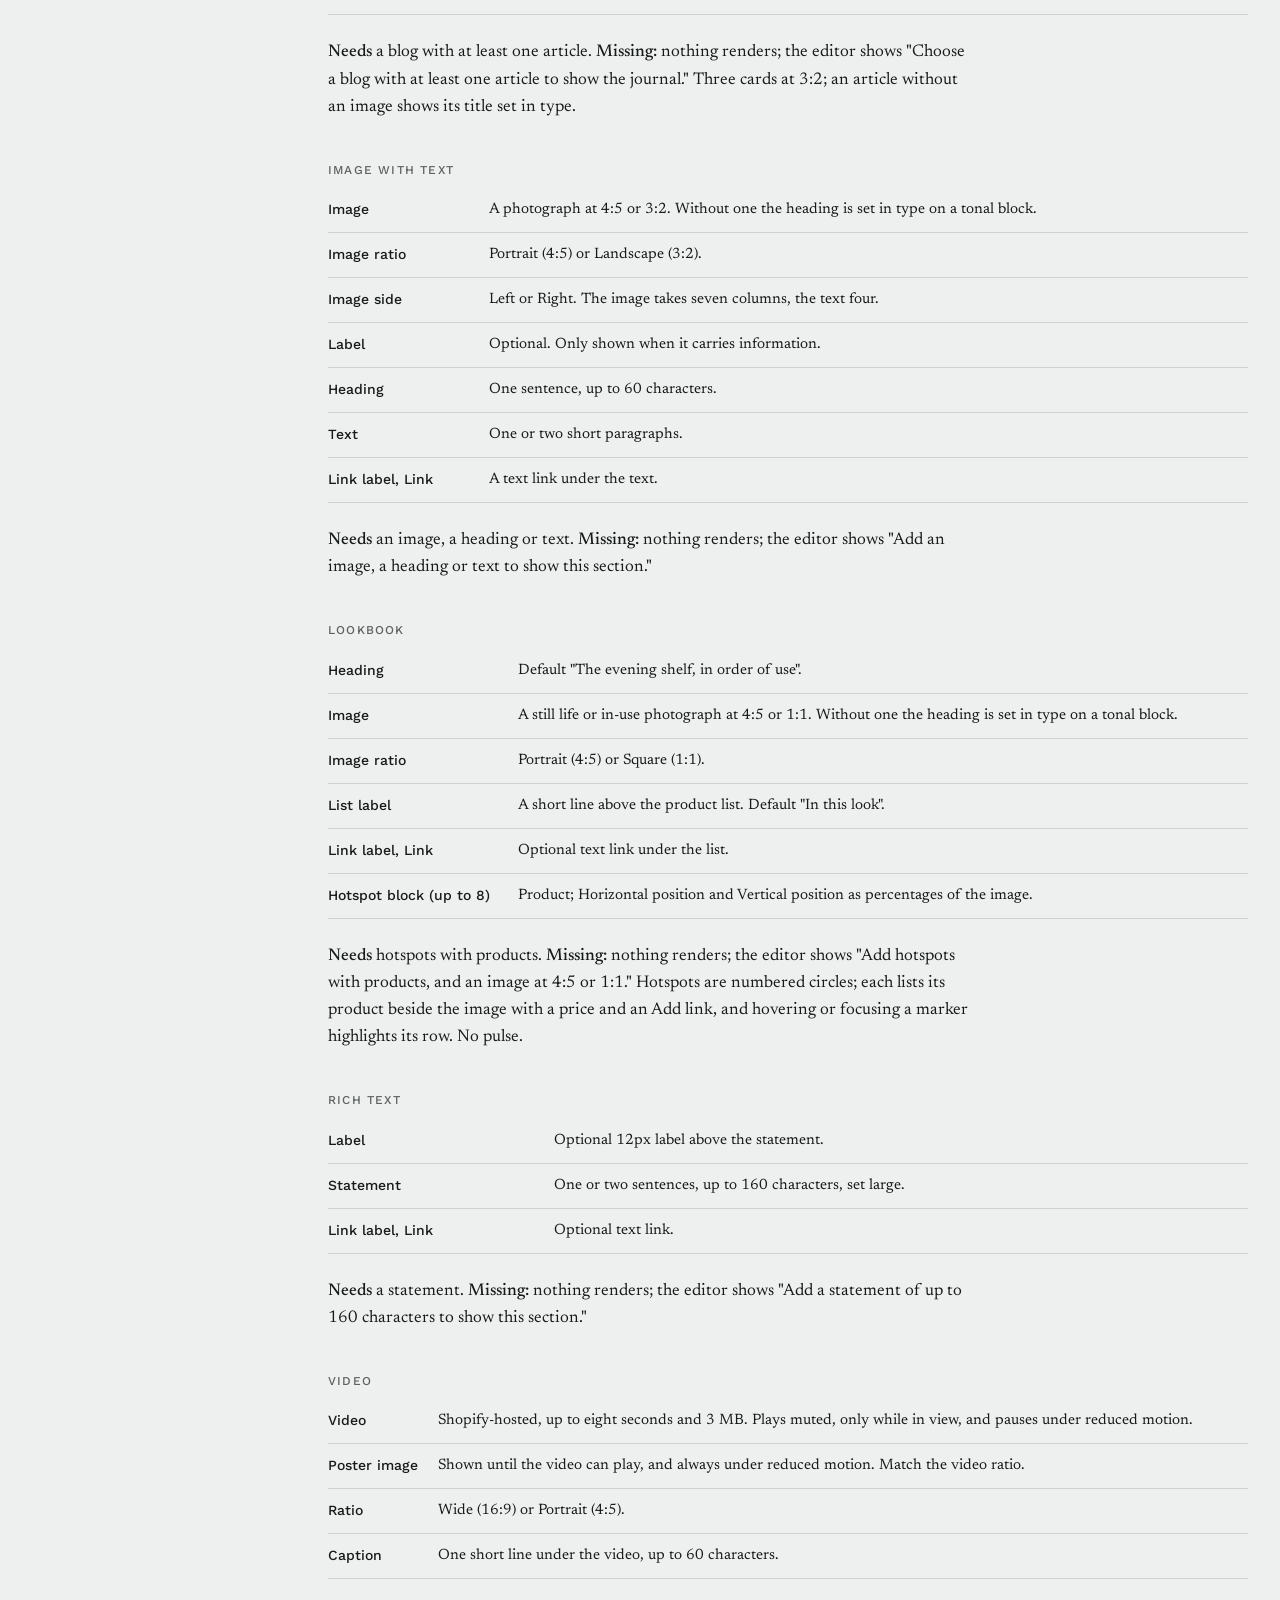
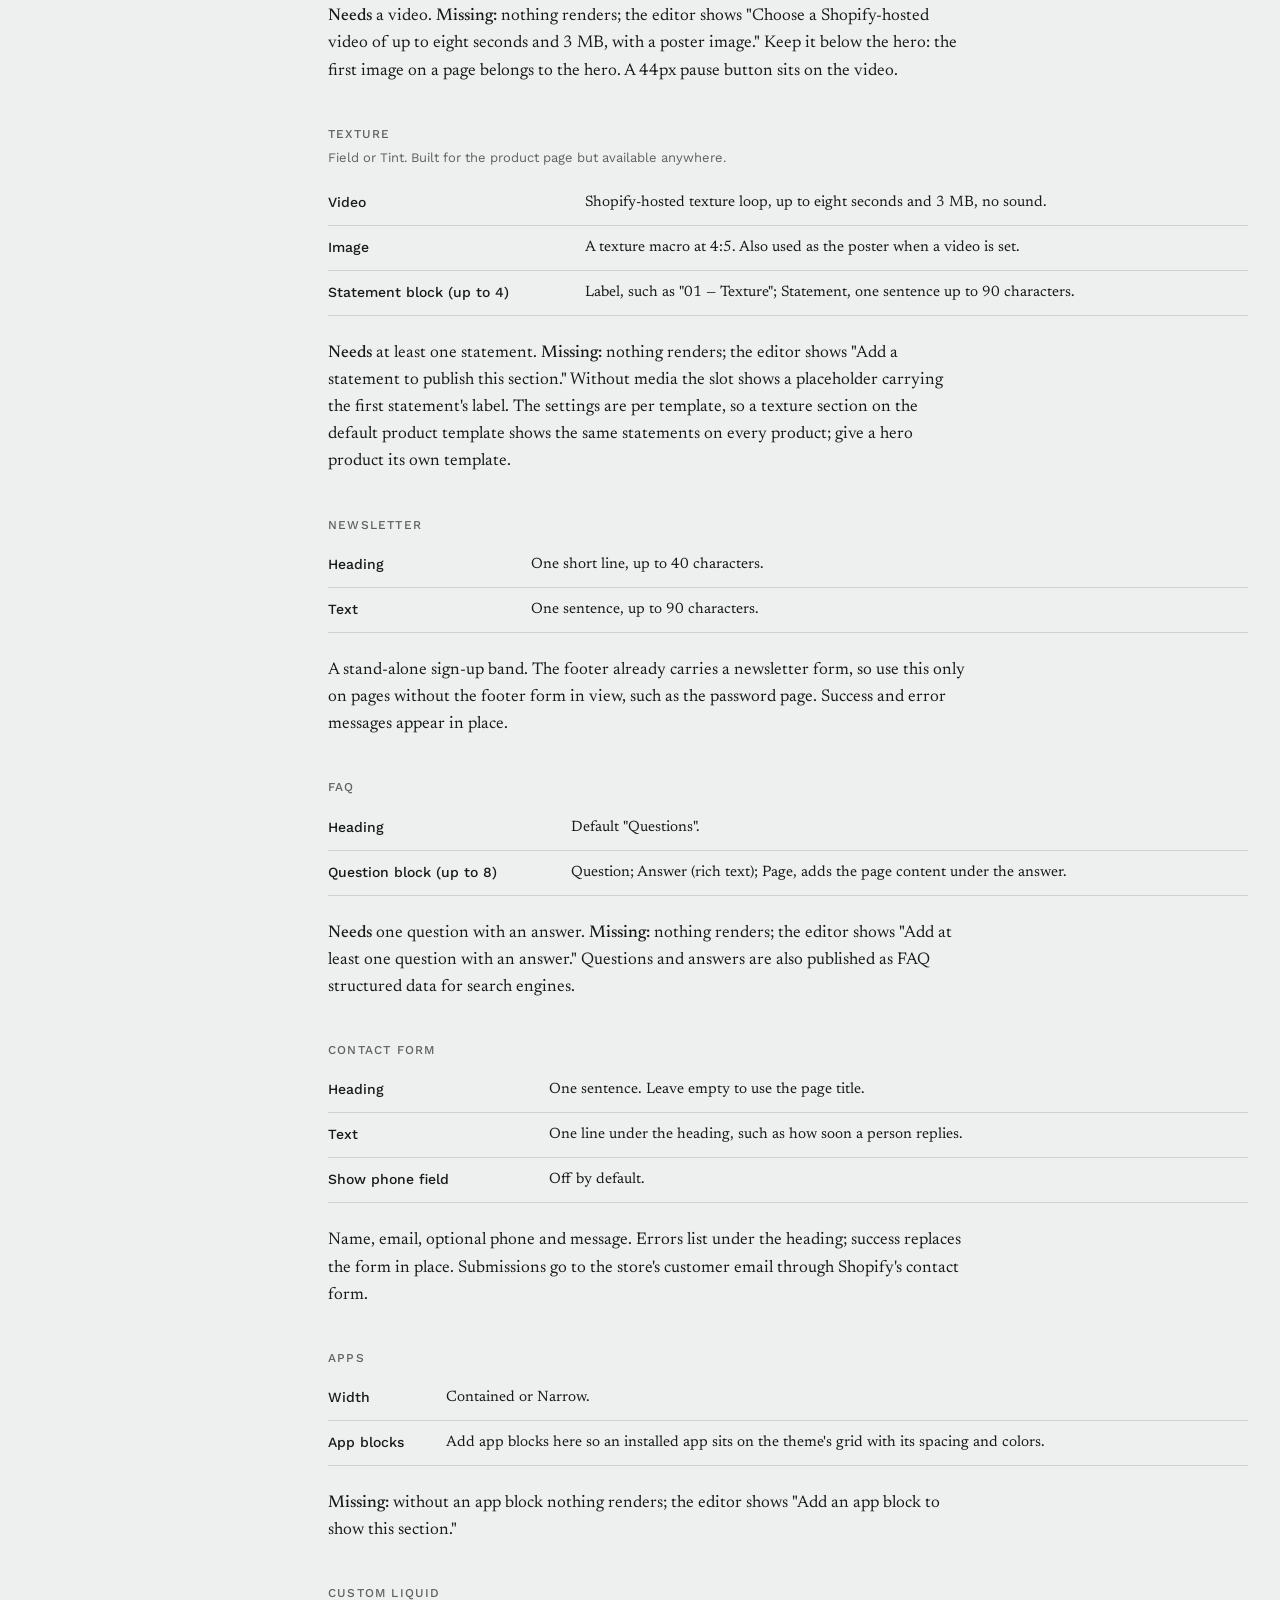
<file: docs/index.html>
<!doctype html><html lang="en"><head><meta charset="utf-8"><meta name="viewport" content="width=device-width,initial-scale=1"><title>Documentation — Dewpoint theme</title><meta name="description" content="Documentation for Dewpoint 2.0, the Shopify Online Store 2.0 theme for skincare and beauty brands that publish their formulas: setup, settings, sections, data model and troubleshooting."><link rel="stylesheet" href="../assets/docs.css"></head><body>
<header class="top"><div class="in"><a class="brand" href="../docs/">Dewpoint Premium <span>Shopify theme · 2.0.0</span></a><nav><a href="../docs/" aria-current="page">Documentation</a><a href="../support/">Support</a></nav></div></header>
<div class="wrap"><aside aria-label="Contents">
<div class="lbl">Start</div><a href="#install">Getting started</a><a href="#checklist">Ten-minute checklist</a><a href="#editor">Working in the editor</a><a href="#images">Image sizes</a>
<div class="lbl">Reference</div><a href="#settings">Theme settings</a><a href="#sections">Sections</a><a class="sub" href="#ref-header">Header and announcement</a><a class="sub" href="#ref-home">Home and marketing</a><a class="sub" href="#ref-product">Product page</a><a class="sub" href="#ref-collection">Collection and search</a><a class="sub" href="#ref-cart">Cart</a><a class="sub" href="#ref-pages">Pages, blog and 404</a><a class="sub" href="#ref-accounts">Customer accounts</a><a class="sub" href="#ref-footer">Footer</a><a href="#data">Data model</a>
<div class="lbl">Recipes</div><a href="#home">Home page</a><a href="#product">Product page</a><a href="#collections">Collection and search</a><a href="#cart">Cart</a>
<div class="lbl">Notes</div><a href="#a11y">Accessibility and motion</a><a href="#perf">Performance</a><a href="#faq">Troubleshooting</a><a href="#changelog">Changelog</a><a href="../support/">Support</a>
</aside><main>
<p class="label">Documentation</p>
<h1>Dewpoint 2.0</h1>
<p class="lead muted">Dewpoint is an Online Store 2.0 theme for skincare and beauty brands that sell on what is in the bottle. Concerns lead the navigation, every active can carry a published percentage, and the routine is something a visitor can build and add in one go. This page covers installing the theme, every setting and section, the data it reads, and what to do when something does not show.</p>
<div class="cards">
<div class="card"><h3>Ten minutes to a working store</h3><p>Concern collections, the hero product, four routine steps and a shipping threshold. <a href="#checklist">The checklist</a>.</p></div>
<div class="card"><h3>Sections that hide until they are true</h3><p>A results band without a study footnote renders nothing. Every section lists what it needs. <a href="#sections">The reference</a>.</p></div>
<div class="card"><h3>One ingredient, written once</h3><p>An ingredient metaobject feeds the ledger, the strip, the index table and its own page. <a href="#data">The data model</a>.</p></div>
</div>

<h2 id="install">Getting started</h2>
<h3>Install</h3>
<ol>
<li>In Shopify admin go to <strong>Online Store → Themes</strong>. A Theme Store purchase is already in your library. Otherwise choose <strong>Add theme → Upload zip file</strong> and pick the theme zip.</li>
<li>Click <strong>Customize</strong> to open the theme editor, or <strong>Publish</strong> when you are ready. Dewpoint ships one preset, <em>Dewpoint</em>, so there is nothing to choose on install.</li>
<li>The theme contains no photographs. Every image slot without an image renders a typeset placeholder in one of two field tones, so a fresh install looks composed rather than broken. Section text ships as real copy in Dewpoint's voice; replace it with yours.</li>
</ol>
<p class="measure">Sections that need data (the formula ledger, the results band, the routine composer, the concern index) render nothing on the storefront until that data exists, and show a one-line note in the editor saying what is missing. This is by design: a visitor never sees a half-built section.</p>

<h3 id="checklist">The ten-minute checklist: concerns and ingredients</h3>
<p class="measure">Dewpoint is concern-first, so the store reads best once a few collections describe skin concerns rather than product types. This is the shortest path from install to a home page with every section rendering.</p>
<ol>
<li><strong>Four to seven concern collections.</strong> Products → Collections. Give each a one-sentence description and a 4:5 image. Names such as Dehydration, Barrier, Sensitivity. The concern index, the mega menu, the 404 page and the search panel all read them.</li>
<li><strong>A "Concerns" menu.</strong> Online Store → Navigation. In the main menu, add an item called Concerns with a nested item called By concern under it, and the concern collections under that. Any item with nested links opens the mega menu; the column whose name contains the word "concern" gets the large list and the image crossfade.</li>
<li><strong>One hero product.</strong> On the home page, open the Hero section and pick a product with a 4:5 image. The data caption under the headline builds itself from the product's name, size, actives line and batch.</li>
<li><strong>Routine step names.</strong> Theme settings → Routine. The defaults are Cleanse, Treat, Seal, Protect. The collection page's By step list links to collections with those handles (for example <code>/collections/treat</code>), so create them if you want the list.</li>
<li><strong>Free shipping threshold.</strong> Theme settings → Cart. Leave it empty to hide the shipping bar.</li>
<li><strong>Ingredients.</strong> Either add the ingredient metaobject definition (see <a href="#data">Data model</a>) and attach entries to products, or fill the ingredient blocks on the Formula ledger and Ingredient strip sections by hand. Metaobjects are worth it from about three products upward; one entry feeds every section.</li>
<li><strong>The study footnote.</strong> If you use the Results band or Results timeline, the footnote is required. Without a stated study, sample size and method, the numbers do not render.</li>
</ol>
<div class="note"><p><span class="label">Demo content</span><br>The demo pack recreates the demo store: a products CSV with the dewpoint metafield columns, collections, pages, four journal articles, the metaobject definitions and entries, menus and policies. Follow <code>DEMO-STORE-SETUP.md</code> in the pack; it is written for a first store. The pack's photographs are licensed for the demo and are not part of the theme.</p></div>

<h3 id="editor">Working in the editor</h3>
<ul>
<li><strong>Every section</strong> has the same first three settings: Color scheme (Field, Tint or Deep), Top spacing and Bottom spacing (Default, Tight or None). Sections whose color is part of the design (Hero, Results band, Results timeline, Footer) do not offer the scheme.</li>
<li><strong>Character caps</strong> are stated in each setting's help text: hero headline 48, label 40, statement 160, quote 300, step note 120. The theme does not truncate merchant text; the caps keep the type at the size it was designed for.</li>
<li><strong>Read order.</strong> Wherever the theme can read data it reads the metafield or metaobject first, then a product tag, then the section's own blocks, then hides the element. Blocks are the fallback, not the source of truth.</li>
<li><strong>Dynamic sources.</strong> Text and image settings accept metafields through the connect icon, as in any Online Store 2.0 theme.</li>
<li><strong>Nothing is uppercased or restyled.</strong> Merchant strings render as typed. The only uppercase in the theme is its own 12px label layer.</li>
</ul>

<h3 id="images">Image sizes</h3>
<div class="table-wrap"><table><thead><tr><th>Where</th><th>Ratio and size</th><th>Notes</th></tr></thead><tbody>
<tr><td>Hero</td><td>4:5, 1600 × 2000</td><td>Plain ground in the top 64 px so the transparent header reads. Optional mobile crop at 4:5.</td></tr>
<tr><td>Product images</td><td>4:5, 1200 × 1500</td><td>Cards use 4:5 by default (Theme settings → Product cards). The second image is the card's hover image. End an alt text with <code>[wide]</code> to set that gallery image at 3:2 across the column.</td></tr>
<tr><td>Concern collections</td><td>4:5, 1200 × 1500</td><td>Concern index reveal, mega menu crossfade, mobile thumbnails at 72 × 90.</td></tr>
<tr><td>Collection banner</td><td>21:9, 2400 × 1030</td><td>Optional; off in the demo. The only place text sits on a photograph.</td></tr>
<tr><td>Ingredient stills</td><td>3:2, 1500 × 1000</td><td>Ingredient strip, collection tile, index. The ingredient page shows the same file at 4:5.</td></tr>
<tr><td>Results and texture</td><td>4:5, 1200 × 1500</td><td>Skin macro on the results band, before and after pair with matched framing, texture macro.</td></tr>
<tr><td>How to use</td><td>4:5, 1200 × 1500</td><td>An in-hand application photograph.</td></tr>
<tr><td>Journal</td><td>3:2, 1500 × 1000</td><td>Article images; the featured article shows at 3:2 across the page.</td></tr>
<tr><td>Lookbook</td><td>4:5 or 1:1, 1600 wide</td><td>Hotspot positions are percentages of the image.</td></tr>
<tr><td>Video</td><td>16:9 or 4:5, up to 8 s and 3 MB</td><td>Shopify-hosted, no sound. Always give it a poster at the same ratio.</td></tr>
<tr><td>Logo</td><td>SVG or PNG, 600 px wide or more</td><td>Height 18 to 32 px in Theme settings → Logo and favicon. Without a logo the store name is set in type.</td></tr>
<tr><td>Favicon</td><td>Square, 96 × 96 or larger</td><td>Theme settings → Logo and favicon.</td></tr>
</tbody></table></div>
<p class="measure sm muted">Images are never given rounded corners, borders or shadows. Grading guidance: lift the black point toward the theme's ink (#161A18) so photographs and type share one black, and keep highlights short of white.</p>

<h2 id="settings">Theme settings</h2>
<p class="measure">Theme settings → the groups below. Setting names are exactly as they appear in the editor.</p>

<h3>Logo and favicon</h3>
<div class="table-wrap"><table><thead><tr><th>Setting</th><th>Purpose</th></tr></thead><tbody>
<tr><td>Logo image</td><td>Shown in the header and the mobile menu. Leave empty to set the store name in type; the type scales to fit long names rather than truncating.</td></tr>
<tr><td>Logo height</td><td>18 to 32 px, default 22.</td></tr>
<tr><td>Favicon</td><td>A square image at least 96 by 96 pixels.</td></tr>
</tbody></table></div>

<h3>Typography</h3>
<div class="table-wrap"><table><thead><tr><th>Setting</th><th>Purpose</th></tr></thead><tbody>
<tr><td>Display and body font</td><td>One family for headings and body text. Body text always uses the regular weight. Newsreader is the default.</td></tr>
<tr><td>Label font</td><td>Navigation, buttons, inputs and the 12px label layer. Work Sans is the default.</td></tr>
<tr><td>Display weight</td><td>Light or Regular for headings. Light is used when the chosen family has a 300 weight; otherwise Regular applies.</td></tr>
<tr><td>Type scale</td><td>Quiet, Regular or Loud. Changes display sizes only, by 10 percent either way.</td></tr>
</tbody></table></div>

<h3>Colors</h3>
<p class="measure">Five swatches. Tint, slate and raised surfaces derive from Page and Text; the three section schemes (Field, Tint, Deep) derive from all five. A contrast guard checks the pairs on every render: a Page and Text pair, or Deep green against Page, below 4.5:1 falls back to the defaults for that pair, and the editor console says so. If Dew falls below 4.5:1 on Deep green it is replaced by a lighter mix. When muted text drops below 4.6:1 it deepens and the label weight rises to 500.</p>
<div class="table-wrap"><table><thead><tr><th>Setting</th><th>Purpose</th></tr></thead><tbody>
<tr><td>Page</td><td>The field. Default #EDF0EE.</td></tr>
<tr><td>Text</td><td>The ink. Default #161A18.</td></tr>
<tr><td>Deep green</td><td>Buttons, focus rings, the ledger and the deep bands. Default #163A2E.</td></tr>
<tr><td>Dew</td><td>Labels and captions on deep green only. Default #9FC4B4. Never a button or a numeral.</td></tr>
<tr><td>Signal</td><td>Sale prices, errors and sold-out states only. Default #8A3B2C.</td></tr>
</tbody></table></div>

<h3>Layout</h3>
<div class="table-wrap"><table><thead><tr><th>Setting</th><th>Purpose</th></tr></thead><tbody>
<tr><td>Container width</td><td>Narrow (1280), Regular (1360) or Wide (1440).</td></tr>
<tr><td>Spacing</td><td>Compact, Regular or Airy. Scales section padding and the spacing steps by 0.75, 1 or 1.25.</td></tr>
<tr><td>Corners</td><td>Square or Soft. Affects buttons, inputs and placeholder blocks. Images always stay square.</td></tr>
<tr><td>Dividers</td><td>None, Data only (default) or All sections. Data only keeps the hairline to tabular rows: the ledger label row, collapsibles, cart lines, tables.</td></tr>
</tbody></table></div>

<h3>Motion</h3>
<div class="table-wrap"><table><thead><tr><th>Setting</th><th>Purpose</th></tr></thead><tbody>
<tr><td>Motion</td><td>Full or Reduced. Reduced shows every final state without animation. Visitors whose system prefers reduced motion always get this, whatever the setting.</td></tr>
<tr><td>Page transitions</td><td>A short crossfade between pages in browsers that support view transitions; the product card image carries over to the product page. Off under reduced motion.</td></tr>
<tr><td>Footer reveal</td><td>Flat or Lift. Lift lets the page slide up to reveal the footer on desktop (1024 px and wider, motion allowed).</td></tr>
</tbody></table></div>

<h3>Product cards</h3>
<div class="table-wrap"><table><thead><tr><th>Setting</th><th>Purpose</th></tr></thead><tbody>
<tr><td>Image ratio</td><td>Portrait (4:5) or Square (1:1).</td></tr>
<tr><td>Image fit</td><td>Cover or Contain. Contain shows the whole image on a tinted ground.</td></tr>
<tr><td>Show product type</td><td>The 12px label above the name.</td></tr>
<tr><td>Show quick add</td><td>A 44px bar that rises on hover or focus: Add to bag with the price, Choose size for products with options, Notify me when sold out. Products with options open the quick add drawer.</td></tr>
<tr><td>Show descriptor line</td><td>The second tier of the title. Reads the actives line or benefit line metafield, then the first option's values.</td></tr>
<tr><td>Show ratings on cards</td><td>Off by default. Requires a reviews app that writes the standard <code>reviews.rating</code> and <code>reviews.rating_count</code> metafields.</td></tr>
</tbody></table></div>

<h3>Product page</h3>
<div class="table-wrap"><table><thead><tr><th>Setting</th><th>Purpose</th></tr></thead><tbody>
<tr><td>Gallery style</td><td>Stack or Sticky pane. Stack sets the images one under another; Sticky pane keeps the first image in view while the rest scroll, which suits products with two or three images.</td></tr>
<tr><td>Show dynamic checkout buttons</td><td>Shows the accelerated checkout button under Add to cart. Off by default. The cart page follows this setting too.</td></tr>
<tr><td>Show sticky buy bar</td><td>A 64px bar at the bottom of the screen once the main button has scrolled away, with the two-tier name, the price and the same button. Hidden while a drawer is open.</td></tr>
<tr><td>Show low stock note</td><td>One line, "Fewer than 5 left", when Shopify tracks the variant's inventory and fewer than five units remain.</td></tr>
</tbody></table></div>

<h3>Cart</h3>
<div class="table-wrap"><table><thead><tr><th>Setting</th><th>Purpose</th></tr></thead><tbody>
<tr><td>Cart type</td><td>Drawer or Page. The storefront calls it the bag.</td></tr>
<tr><td>After adding a product</td><td>Open cart drawer or Show notification (a toast with a link to the bag).</td></tr>
<tr><td>Free shipping threshold</td><td>In your store currency, without a symbol. Leave empty to hide the shipping bar.</td></tr>
<tr><td>Show recommendations</td><td>A Pairs with row in the drawer and on the cart page, from Shopify's complementary recommendations for the last product added.</td></tr>
<tr><td>Enable cart note</td><td>A collapsible Add a note field.</td></tr>
<tr><td>Empty cart message</td><td>One sentence shown under the empty state. Default: "A routine starts with one step."</td></tr>
</tbody></table></div>

<h3>Header</h3>
<div class="table-wrap"><table><thead><tr><th>Setting</th><th>Purpose</th></tr></thead><tbody>
<tr><td>Sticky behavior</td><td>Always visible or Hide on scroll down. The header never hides while a drawer or menu is open.</td></tr>
<tr><td>Transparent over the first section</td><td>Applies when the first section on the page allows it, which the Hero does. The header turns solid once the page scrolls.</td></tr>
</tbody></table></div>

<h3>Footer</h3>
<div class="table-wrap"><table><thead><tr><th>Setting</th><th>Purpose</th></tr></thead><tbody>
<tr><td>Show wordmark row</td><td>Sets the store name in very large type across the bottom of the footer, cut by the page edge. Off by default. A logo image is never scaled here.</td></tr>
<tr><td>Wordmark text</td><td>Defaults to the store name.</td></tr>
<tr><td>Show payment icons</td><td>Shopify's payment icons at 20px in the legal row, unaltered.</td></tr>
<tr><td>Show batch lookup</td><td>Replaces the brand line with a batch number field that links to the batch page. The field posts to the page with the handle <code>batch</code>; create it on the Batch page template.</td></tr>
<tr><td>Brand line</td><td>Up to 30 words, set beside the link lists. Default: "Skincare with every percentage published."</td></tr>
</tbody></table></div>

<h3>Social links</h3>
<p class="measure">Instagram, TikTok, YouTube, Pinterest, Facebook. Full URLs. Shown as text links in the footer and mobile menu, never as icons. Leave a field empty to hide the link.</p>

<h3>Currency and localization</h3>
<div class="table-wrap"><table><thead><tr><th>Setting</th><th>Purpose</th></tr></thead><tbody>
<tr><td>Show country or region selector</td><td>Appears in the footer's legal row when more than one market is active.</td></tr>
<tr><td>Show language selector</td><td>Appears when more than one language is published. Both selectors open from one text button, such as "GBP · English".</td></tr>
</tbody></table></div>

<h3>Routine</h3>
<div class="table-wrap"><table><thead><tr><th>Setting</th><th>Purpose</th></tr></thead><tbody>
<tr><td>Step 1 name to Step 4 name</td><td>Step names used by the routine composer, the collection rail and the routine placement chart. Defaults: Cleanse, Treat, Seal, Protect. The <code>step:</code> tag and the <code>dewpoint.routine_step</code> metafield use the lowercase handle of these names.</td></tr>
<tr><td>Show steps on collection pages</td><td>Adds a By step list above the filters, linking to the collections whose handles match the step names.</td></tr>
</tbody></table></div>

<h2 id="sections">Sections</h2>
<p class="measure">Every section: what it does, its settings and blocks, what it needs to render, and what happens when content is missing. Color scheme, Top spacing and Bottom spacing are omitted from the tables below; every section has them unless noted.</p>

<h3 id="ref-header">Header and announcement</h3>

<div class="section-ref"><h4>Announcement</h4><p class="meta">Header group only. Off in the demo.</p>
<div class="table-wrap"><table><tbody>
<tr><td>Text</td><td>One line, up to 80 characters.</td></tr>
<tr><td>Link</td><td>The whole line becomes the link.</td></tr>
</tbody></table></div>
<p class="measure"><strong>Needs</strong> text. <strong>Missing:</strong> nothing renders; the editor shows "Add a line of text to show the announcement."</p></div>

<div class="section-ref"><h4>Header</h4><p class="meta">Header group. Store name, logo, sticky behavior and transparency are in Theme settings.</p>
<div class="table-wrap"><table><tbody>
<tr><td>Menu</td><td>Items with nested links open a mega menu. Second-level items become its columns; name one of them with the word "concern" to give it the large list and the image crossfade. On small screens the same menu opens as a drawer with expandable levels.</td></tr>
<tr><td>Most bought collection</td><td>Three products shown in the search panel before anything is typed, under "Most bought". Leave empty to show the first three products.</td></tr>
<tr><td>Product block (up to 3)</td><td>Shown as a two-line entry in the mega menu's Routine and sets column.</td></tr>
<tr><td>Image block (1)</td><td>The editorial tile in every mega menu: Image (4:5), Caption (up to 40 characters), Link. Hovering a concern swaps the tile for that collection's image.</td></tr>
</tbody></table></div>
<p class="measure"><strong>Needs</strong> a menu. <strong>Missing:</strong> the editor shows "Choose a menu for the header." Without an image block the tile shows the first concern's collection image. The search panel opens from the Search link, shows the concern menu and the three products while idle, then predictive results (products, collections, journal, pages) as you type; without JavaScript it submits to the search page.</p></div>

<h3 id="ref-home">Home and marketing</h3>

<div class="section-ref"><h4>Hero</h4><p class="meta">Always Field. Spacing defaults to None. The header is transparent over it.</p>
<div class="table-wrap"><table><tbody>
<tr><td>Label</td><td>Optional, up to 40 characters, and only when it carries information such as a batch number or an active.</td></tr>
<tr><td>Headline</td><td>Up to 48 characters, one sentence, no full stop needed. Long words are fitted to the width automatically.</td></tr>
<tr><td>Link label, Link</td><td>The text link under the headline. Leave the link empty to link to the chosen product.</td></tr>
<tr><td>Image side</td><td>Left or Right. Mirrors the grid.</td></tr>
<tr><td>Object block (1)</td><td>Product (sets the image, the link and the data caption: name, size, actives line and batch), Image (overrides the product image; 4:5 with plain ground in the top 64 pixels), Mobile image (optional 4:5 crop).</td></tr>
<tr><td>Statement block (1)</td><td>Sub-line, one sentence up to 160 characters. Shown when there is no image and the headline stands alone.</td></tr>
</tbody></table></div>
<p class="measure"><strong>Needs</strong> a headline, or a product with an image. <strong>Missing:</strong> with no image the hero switches to the statement layout (headline across the page, sub-line beside it) and still builds the caption from the product; with neither, the editor shows "Add a headline, or pick a product with an image." The image's lower edge carries the theme's one curve. On mobile the image comes first, capped at 62 percent of the screen height.</p></div>

<div class="section-ref"><h4>Concern index</h4>
<div class="table-wrap"><table><tbody>
<tr><td>Label</td><td>One short line above the rows, such as Shop by concern.</td></tr>
<tr><td>Collection block (up to 8)</td><td>Collection; Description, one line up to 90 characters under the collection name.</td></tr>
</tbody></table></div>
<p class="measure"><strong>Needs</strong> at least one collection. <strong>Missing:</strong> nothing renders; the editor shows "Add up to eight collections, each with an image." Each row is a link: a number, the name at display size, the product count, the description. Hovering or focusing a row shows its collection image in the sticky pane at the right; a collection without an image shows its name set in type. On small screens the pane is replaced by a 72 × 90 thumbnail at the end of each row.</p></div>

<div class="section-ref"><h4>Product strip</h4>
<div class="table-wrap"><table><tbody>
<tr><td>Heading</td><td>Default "The routine, in order".</td></tr>
<tr><td>Collection</td><td>The source. Products are shown in the collection's order.</td></tr>
<tr><td>Link label</td><td>The text link at the right of the heading, to the collection.</td></tr>
<tr><td>Products to show</td><td>4 to 8.</td></tr>
<tr><td>Columns</td><td>Three or Four.</td></tr>
<tr><td>First section on the page</td><td>Turn on when this is the first section on the page so the first image loads with priority and without a reveal.</td></tr>
</tbody></table></div>
<p class="measure"><strong>Needs</strong> a collection with products. <strong>Missing:</strong> nothing renders; the editor shows "Choose a collection with products to show this strip." On mobile the cards become a horizontal scroll-snap strip with a progress line.</p></div>

<div class="section-ref"><h4>Formula ledger</h4><p class="meta">Field or Tint; never Deep.</p>
<div class="table-wrap"><table><tbody>
<tr><td>Product</td><td>Reads the ingredient list from the product's <code>dewpoint.ingredients</code> metafield. On product pages, leave empty to use the current product, so one template serves every product.</td></tr>
<tr><td>Layout</td><td>Split sets the text beside the bar. Full width sets the bar under the text and adds the full ingredient list as a collapsible.</td></tr>
<tr><td>Label, Heading, Lead sentence</td><td>Up to 40, 40 and 140 characters.</td></tr>
<tr><td>Link label, Link</td><td>Leave the link empty to link to the product.</td></tr>
<tr><td>Footnote</td><td>One or two short sentences under the bar, up to 120 characters.</td></tr>
<tr><td>Free from</td><td>A comma-separated list, shown as one line. Leave empty to hide.</td></tr>
<tr><td>Full ingredient list</td><td>Used by the full-width layout when the product has no <code>dewpoint.inci</code> metafield.</td></tr>
<tr><td>Ingredient block (up to 8)</td><td>Name, INCI name, Function, Percentage (0 to 100, decimals allowed), Link. Used only when the product has no ingredient metafield; sorted by weight on the storefront.</td></tr>
</tbody></table></div>
<p class="measure"><strong>Needs</strong> ingredient data from the metafield or the blocks. <strong>Missing:</strong> nothing renders; the editor shows "Add ingredients to publish this formula." If the percentages add up to more than 100 the editor says so and the bar is not published. The bar ranks actives by weight in five tones of green, gives every segment at least 4px so a 0.5 percent active stays visible while the label row states the true value, computes the remainder as "Base and water", and carries a full sentence for screen readers. Below 600px the labels become a vertical list with small chips.</p></div>

<div class="section-ref"><h4>Routine composer</h4><p class="meta">Always Field. The one pinned section on the home page. Renders with the id <code>routine</code>, so a menu link to <code>/#routine</code> lands on it.</p>
<div class="table-wrap"><table><tbody>
<tr><td>Heading</td><td>Shown above the steps only when the section is not pinned.</td></tr>
<tr><td>AM label, PM label</td><td>The two tab names. Default AM and PM.</td></tr>
<tr><td>Pin the media while scrolling</td><td>On wide screens the image stays in view while the steps change. Small screens and reduced motion always show the flat layout.</td></tr>
<tr><td>Order steps from routine data</td><td>Reads each product's <code>dewpoint.routine_slot</code> and <code>dewpoint.routine_step</code> metafields, or its <code>routine:</code> and <code>step:</code> tags, to set the time of day and the order. Off when you set the blocks by hand.</td></tr>
<tr><td>Step block (2 to 8)</td><td>Product; Time of day (AM, PM, AM and PM); Note, one sentence up to 120 characters.</td></tr>
</tbody></table></div>
<p class="measure"><strong>Needs</strong> two or more steps with products. <strong>Missing:</strong> steps without a product appear in the editor only; with fewer than two steps the section lays flat; with none it renders nothing and the editor shows "Add at least two steps." While pinned, the step crossing the middle of the screen becomes active and the image crossfades to its product; the counter reads "Step 02 / 04". Each step has an Add button with its price; the sticky summary ("Routine · 3 items · £108") sums the set and Add all adds every step at once. Switching AM and PM never moves the scroll position. The section also lays flat when the steps are taller than the screen, and without JavaScript every Add is a plain form.</p></div>

<div class="section-ref"><h4>Results band</h4><p class="meta">Always Deep. The home page's one dark band.</p>
<div class="table-wrap"><table><tbody>
<tr><td>Label</td><td>The trial line, such as the length and the number of participants.</td></tr>
<tr><td>Study footnote</td><td>Required. The results are hidden until the study, sample size and method are stated.</td></tr>
<tr><td>Image</td><td>A skin macro at 4:5. Also used as the poster when a video is set.</td></tr>
<tr><td>Video</td><td>Shopify-hosted, up to eight seconds and 3 MB, no sound.</td></tr>
<tr><td>Link label, Link</td><td>The trial page or the article that publishes the method.</td></tr>
<tr><td>Stat block (up to 3)</td><td>Value, up to 8 characters, such as +41%; Caption, what was measured, how and when, up to 60 characters.</td></tr>
</tbody></table></div>
<p class="measure"><strong>Needs</strong> a footnote and at least one stat. <strong>Missing:</strong> without a footnote nothing renders and the editor shows "Add the study footnote to publish results."; without stats, "Add up to three stats to publish results." Without an image the three numerals sit in a row across the band. Numerals count up once when they come into view; under reduced motion the final value is printed at render. The figures in the demo (+41 percent, n = 42) are demo copy for a fictional brand; publish only results you can stand behind, with the study named in the footnote.</p></div>

<div class="section-ref"><h4>Ingredient strip</h4>
<div class="table-wrap"><table><tbody>
<tr><td>Heading</td><td>One line, up to 40 characters.</td></tr>
<tr><td>Link label, Link</td><td>Leave the link empty to link to a page with the handle <code>ingredients</code>.</td></tr>
<tr><td>Product</td><td>Sets each card's concentration from the ingredient metaobjects' percentage by product ("1.5% in Dew Serum"). Leave empty to show the block's percentage as a maximum ("up to 1.0%").</td></tr>
<tr><td>Ingredient block (up to 8)</td><td>Ingredient metaobject (optional; fills any empty field below), Name, INCI name, Function, Percentage, Pairs with, Image (3:2), Link.</td></tr>
</tbody></table></div>
<p class="measure"><strong>Needs</strong> at least one ingredient block. <strong>Missing:</strong> nothing renders; the editor shows "Add ingredient blocks to show the strip." A card without an image shows a typeset placeholder. The strip scrolls horizontally with a progress line, drags with the pointer and moves with the arrow keys; the whole card links to the ingredient page.</p></div>

<div class="section-ref"><h4>Quote</h4>
<div class="table-wrap"><table><tbody>
<tr><td>Quote block (up to 6)</td><td>Quote, up to 300 characters, starting with an opening quotation mark; Name; Details, such as skin type and age; Rating, 1 to 5; Product, added as a link under the name.</td></tr>
</tbody></table></div>
<p class="measure"><strong>Needs</strong> one quote. <strong>Missing:</strong> nothing renders; the editor shows "Add at least one quote." One block shows no counter or Previous and Next buttons; more than one crossfades between them, with swipe on touch and no autoplay.</p></div>

<div class="section-ref"><h4>Journal</h4>
<div class="table-wrap"><table><tbody>
<tr><td>Heading</td><td>Default "Field notes".</td></tr>
<tr><td>Blog</td><td>Leave empty on blog and article pages to use the current blog.</td></tr>
<tr><td>Link label</td><td>Text link to the blog. Default "All notes".</td></tr>
</tbody></table></div>
<p class="measure"><strong>Needs</strong> a blog with at least one article. <strong>Missing:</strong> nothing renders; the editor shows "Choose a blog with at least one article to show the journal." Three cards at 3:2; an article without an image shows its title set in type.</p></div>

<div class="section-ref"><h4>Image with text</h4>
<div class="table-wrap"><table><tbody>
<tr><td>Image</td><td>A photograph at 4:5 or 3:2. Without one the heading is set in type on a tonal block.</td></tr>
<tr><td>Image ratio</td><td>Portrait (4:5) or Landscape (3:2).</td></tr>
<tr><td>Image side</td><td>Left or Right. The image takes seven columns, the text four.</td></tr>
<tr><td>Label</td><td>Optional. Only shown when it carries information.</td></tr>
<tr><td>Heading</td><td>One sentence, up to 60 characters.</td></tr>
<tr><td>Text</td><td>One or two short paragraphs.</td></tr>
<tr><td>Link label, Link</td><td>A text link under the text.</td></tr>
</tbody></table></div>
<p class="measure"><strong>Needs</strong> an image, a heading or text. <strong>Missing:</strong> nothing renders; the editor shows "Add an image, a heading or text to show this section."</p></div>

<div class="section-ref"><h4>Lookbook</h4>
<div class="table-wrap"><table><tbody>
<tr><td>Heading</td><td>Default "The evening shelf, in order of use".</td></tr>
<tr><td>Image</td><td>A still life or in-use photograph at 4:5 or 1:1. Without one the heading is set in type on a tonal block.</td></tr>
<tr><td>Image ratio</td><td>Portrait (4:5) or Square (1:1).</td></tr>
<tr><td>List label</td><td>A short line above the product list. Default "In this look".</td></tr>
<tr><td>Link label, Link</td><td>Optional text link under the list.</td></tr>
<tr><td>Hotspot block (up to 8)</td><td>Product; Horizontal position and Vertical position as percentages of the image.</td></tr>
</tbody></table></div>
<p class="measure"><strong>Needs</strong> hotspots with products. <strong>Missing:</strong> nothing renders; the editor shows "Add hotspots with products, and an image at 4:5 or 1:1." Hotspots are numbered circles; each lists its product beside the image with a price and an Add link, and hovering or focusing a marker highlights its row. No pulse.</p></div>

<div class="section-ref"><h4>Rich text</h4>
<div class="table-wrap"><table><tbody>
<tr><td>Label</td><td>Optional 12px label above the statement.</td></tr>
<tr><td>Statement</td><td>One or two sentences, up to 160 characters, set large.</td></tr>
<tr><td>Link label, Link</td><td>Optional text link.</td></tr>
</tbody></table></div>
<p class="measure"><strong>Needs</strong> a statement. <strong>Missing:</strong> nothing renders; the editor shows "Add a statement of up to 160 characters to show this section."</p></div>

<div class="section-ref"><h4>Video</h4>
<div class="table-wrap"><table><tbody>
<tr><td>Video</td><td>Shopify-hosted, up to eight seconds and 3 MB. Plays muted, only while in view, and pauses under reduced motion.</td></tr>
<tr><td>Poster image</td><td>Shown until the video can play, and always under reduced motion. Match the video ratio.</td></tr>
<tr><td>Ratio</td><td>Wide (16:9) or Portrait (4:5).</td></tr>
<tr><td>Caption</td><td>One short line under the video, up to 60 characters.</td></tr>
</tbody></table></div>
<p class="measure"><strong>Needs</strong> a video. <strong>Missing:</strong> nothing renders; the editor shows "Choose a Shopify-hosted video of up to eight seconds and 3 MB, with a poster image." Keep it below the hero: the first image on a page belongs to the hero. A 44px pause button sits on the video.</p></div>

<div class="section-ref"><h4>Texture</h4><p class="meta">Field or Tint. Built for the product page but available anywhere.</p>
<div class="table-wrap"><table><tbody>
<tr><td>Video</td><td>Shopify-hosted texture loop, up to eight seconds and 3 MB, no sound.</td></tr>
<tr><td>Image</td><td>A texture macro at 4:5. Also used as the poster when a video is set.</td></tr>
<tr><td>Statement block (up to 4)</td><td>Label, such as "01 — Texture"; Statement, one sentence up to 90 characters.</td></tr>
</tbody></table></div>
<p class="measure"><strong>Needs</strong> at least one statement. <strong>Missing:</strong> nothing renders; the editor shows "Add a statement to publish this section." Without media the slot shows a placeholder carrying the first statement's label. The settings are per template, so a texture section on the default product template shows the same statements on every product; give a hero product its own template.</p></div>

<div class="section-ref"><h4>Newsletter</h4>
<div class="table-wrap"><table><tbody>
<tr><td>Heading</td><td>One short line, up to 40 characters.</td></tr>
<tr><td>Text</td><td>One sentence, up to 90 characters.</td></tr>
</tbody></table></div>
<p class="measure">A stand-alone sign-up band. The footer already carries a newsletter form, so use this only on pages without the footer form in view, such as the password page. Success and error messages appear in place.</p></div>

<div class="section-ref"><h4>FAQ</h4>
<div class="table-wrap"><table><tbody>
<tr><td>Heading</td><td>Default "Questions".</td></tr>
<tr><td>Question block (up to 8)</td><td>Question; Answer (rich text); Page, adds the page content under the answer.</td></tr>
</tbody></table></div>
<p class="measure"><strong>Needs</strong> one question with an answer. <strong>Missing:</strong> nothing renders; the editor shows "Add at least one question with an answer." Questions and answers are also published as FAQ structured data for search engines.</p></div>

<div class="section-ref"><h4>Contact form</h4>
<div class="table-wrap"><table><tbody>
<tr><td>Heading</td><td>One sentence. Leave empty to use the page title.</td></tr>
<tr><td>Text</td><td>One line under the heading, such as how soon a person replies.</td></tr>
<tr><td>Show phone field</td><td>Off by default.</td></tr>
</tbody></table></div>
<p class="measure">Name, email, optional phone and message. Errors list under the heading; success replaces the form in place. Submissions go to the store's customer email through Shopify's contact form.</p></div>

<div class="section-ref"><h4>Apps</h4>
<div class="table-wrap"><table><tbody>
<tr><td>Width</td><td>Contained or Narrow.</td></tr>
<tr><td>App blocks</td><td>Add app blocks here so an installed app sits on the theme's grid with its spacing and colors.</td></tr>
</tbody></table></div>
<p class="measure"><strong>Missing:</strong> without an app block nothing renders; the editor shows "Add an app block to show this section."</p></div>

<div class="section-ref"><h4>Custom Liquid</h4>
<div class="table-wrap"><table><tbody>
<tr><td>Liquid code</td><td>Add app snippets or other Liquid and HTML. It renders inside the page container.</td></tr>
</tbody></table></div>
<p class="measure"><strong>Missing:</strong> nothing renders; the editor shows "Add Liquid or HTML to show this section."</p></div>

<h3 id="ref-product">Product page</h3>

<div class="section-ref"><h4>Product</h4><p class="meta">The main product section. Gallery style, dynamic checkout, the sticky buy bar and the low stock note are in Theme settings → Product page.</p>
<p class="measure">Gallery image order, from the section's guide: 1 packshot on stone, 2 detail, 3 texture macro, 4 in-hand, 5 editorial, 6 before and after. End an image's alt text with <code>[wide]</code> to set it at 3:2 across the column. Clicking an image opens a viewer; on mobile the gallery scrolls horizontally with a progress line. The info column is sticky beside the gallery until it grows taller than 80 percent of the screen. Blocks, in the order the demo uses them:</p>
<div class="table-wrap"><table><tbody>
<tr><td>Back link</td><td>Links to the product's first collection, or to all products when it has none.</td></tr>
<tr><td>Label line</td><td>Type, size, batch and routine slot from the product and its dewpoint metafields: "Serum · 30 ml · Batch 041 · Where it sits: PM · step 2 of 3". Missing parts are hidden.</td></tr>
<tr><td>Title</td><td>Two lines: the product name, then the actives line, benefit line, first option or type.</td></tr>
<tr><td>Price</td><td>Price, compare-at price and unit price.</td></tr>
<tr><td>Rating</td><td>Shown when a reviews app writes the standard rating metafields. Links to the reviews section.</td></tr>
<tr><td>One-line description</td><td>Reads the <code>dewpoint.one_line</code> metafield, then the first sentence of the description.</td></tr>
<tr><td>Variant picker</td><td>Up to five values show as a text row; more show as a select. Options named Color, Colour, Shade or Tint show as swatches. Combined listings and unavailable combinations are handled.</td></tr>
<tr><td>Quantity</td><td>Shown only when the variant has quantity rules.</td></tr>
<tr><td>Buy buttons</td><td>Add to cart with the price in the label ("Add to bag — £42" on the storefront). Sold-out variants show a Notify me form. Show pickup availability; Show gift card recipient form (gift card products only).</td></tr>
<tr><td>Trust tags</td><td>Tags, up to four, separated by commas. The <code>dewpoint.trust_tags</code> metafield takes precedence.</td></tr>
<tr><td>Collapsible (up to 3)</td><td>Content: Ingredients, How to use, Shipping and returns, or Custom. Title (leave empty for the default). Text: for Ingredients the full ingredient list, for How to use one paragraph per step. Pro tip (How to use only). Page, replaces the text when set. Open by default. Actives with a dewpoint metaobject are listed above the ingredient list with their percentages, as links.</td></tr>
<tr><td>Low stock note</td><td>One line when fewer than five units are tracked. Follows the Show low stock note theme setting.</td></tr>
<tr><td>App block</td><td>For subscription or review apps that add to the info column.</td></tr>
</tbody></table></div>
<p class="measure"><strong>Needs</strong> a product. Every block hides its own line when the data behind it is missing; the two-tier title falls back to type and size. A missing variant image keeps the current gallery image.</p></div>

<div class="section-ref"><h4>Formula ledger (on the product page)</h4>
<p class="measure">The same section as on the home page. Leave Product empty and choose the Full width layout: the bar spans the column, the label row sits beneath it, and a "Full ingredient list" collapsible reads <code>dewpoint.inci</code> or the section's own list. Hidden when the product has no ingredient data.</p></div>

<div class="section-ref"><h4>Results timeline</h4><p class="meta">Always Deep. The product page's one dark band.</p>
<div class="table-wrap"><table><tbody>
<tr><td>Label</td><td>The trial line, such as the length and the number of participants.</td></tr>
<tr><td>Before image, After image</td><td>Day 0 and day 56 at 4:5, framed to match each other.</td></tr>
<tr><td>Method</td><td>Two or three sentences on who took part, how often they applied the product and how the readings were taken.</td></tr>
<tr><td>Study footnote</td><td>Required. The numerals are hidden until the study, sample size and method are stated.</td></tr>
<tr><td>Week block (up to 4)</td><td>Week, such as Week 4; Value, up to 8 characters; Caption, what was measured and how, up to 60 characters.</td></tr>
</tbody></table></div>
<p class="measure"><strong>Needs</strong> a footnote and at least one week. <strong>Missing:</strong> nothing renders; the editor shows "Add the study footnote to publish results." or "Add up to four weeks to publish results." Without images the before and after row collapses and the numerals stay. The comparison is a range input, so it works with the keyboard and a screen reader ("Compare day 0 and day 56"). Settings are per template; give the product that has trial data its own template.</p></div>

<div class="section-ref"><h4>How to use</h4><p class="meta">Field or Tint.</p>
<div class="table-wrap"><table><tbody>
<tr><td>Image</td><td>An in-hand application photograph at 4:5.</td></tr>
<tr><td>Pro tip</td><td>One factual sentence, such as storage or timing.</td></tr>
<tr><td>Step block (up to 4)</td><td>Step, one sentence; Detail, an optional short line under it.</td></tr>
</tbody></table></div>
<p class="measure"><strong>Needs</strong> at least one step. <strong>Missing:</strong> nothing renders; the editor shows "Add up to four steps to publish this section." Without an image the slot shows a placeholder. Per template, like Texture.</p></div>

<div class="section-ref"><h4>Routine placement</h4><p class="meta">Field or Tint.</p>
<div class="table-wrap"><table><tbody>
<tr><td>Routine link</td><td>Where "Build the routine" leads, usually the home page.</td></tr>
<tr><td>Neighbor block (up to 8)</td><td>Step (1 to 4); Product, the product that holds this step. Its own routine slot decides whether it appears in the AM, PM or both rows.</td></tr>
</tbody></table></div>
<p class="measure"><strong>Needs</strong> a product with a routine slot and a routine step, from its dewpoint metafields or its <code>routine:</code> and <code>step:</code> tags. <strong>Missing:</strong> nothing renders; the editor shows "Set the product's routine slot and routine step to show where it sits." Step names come from Theme settings → Routine. Two rows, AM and PM; the current product's step is set large in green, neighbors link to the products holding those steps, empty steps read "—".</p></div>

<div class="section-ref"><h4>Pairs with</h4>
<div class="table-wrap"><table><tbody>
<tr><td>Heading</td><td>Default "Pairs with".</td></tr>
<tr><td>Product block (up to 2)</td><td>Product; Reason, one line up to 80 characters, such as when to layer it.</td></tr>
</tbody></table></div>
<p class="measure"><strong>Needs</strong> two product blocks, or a product page. <strong>Missing:</strong> without blocks the first two complementary products from Shopify's recommendations are shown; if Shopify has none yet the section is empty on the storefront and the editor says so. Off a product page with no blocks, the editor shows "Add two products, or place this section on a product page to use complementary recommendations."</p></div>

<div class="section-ref"><h4>Reviews</h4>
<div class="table-wrap"><table><tbody>
<tr><td>Heading</td><td>Default "Reviews".</td></tr>
<tr><td>Average rating, Review count</td><td>Used when no reviews app writes the rating metafields. Leave at 0 to calculate from the reviews shown.</td></tr>
<tr><td>Reviews shown before More</td><td>3 to 12. The rest appear when More reviews is selected.</td></tr>
<tr><td>App block</td><td>Add a reviews app block to replace the theme list.</td></tr>
<tr><td>Review block (up to 12)</td><td>Name; Details, such as skin type or context; Rating; Review, up to 300 characters.</td></tr>
</tbody></table></div>
<p class="measure"><strong>Needs</strong> an app block, review metaobjects or review blocks. Read order: app block, then the product's <code>dewpoint.reviews</code> metafield (a list of review metaobjects, filtered to the current product), then blocks. <strong>Missing:</strong> nothing renders; the editor shows "Add a review block, a reviews app block, or reviews in the dewpoint.reviews metafield."</p></div>

<div class="section-ref"><h4>Product recommendations</h4><p class="meta">Product template only.</p>
<div class="table-wrap"><table><tbody>
<tr><td>Heading</td><td>Default "You may also want".</td></tr>
</tbody></table></div>
<p class="measure">Four related products from Shopify's recommendations, loaded through the Section Rendering API. Hidden when there are none.</p></div>

<div class="section-ref"><h4>Quick add, Pickup availability, Search results</h4>
<p class="measure">Three sections with no settings that the theme renders on its own: the quick add drawer (a 4:5 image, the two-tier title, price, variant picker and buy buttons, loaded when a card's Choose size is selected), the pickup availability list under the buy buttons (needs local pickup enabled for a location with stock), and the predictive results injected into the header's search panel. They do not appear in the Add section list.</p></div>

<h3 id="ref-collection">Collection and search</h3>

<div class="section-ref"><h4>Collection banner</h4><p class="meta">Collection template only. No color scheme.</p>
<div class="table-wrap"><table><tbody>
<tr><td>Show collection image</td><td>Adds the collection image as a 21:9 banner with the name set over its lower edge. Off in the demo.</td></tr>
<tr><td>Show description</td><td>Shows the collection description as one lead paragraph, up to 60 characters per line.</td></tr>
<tr><td>Show product count</td><td>A 12px label with the count.</td></tr>
</tbody></table></div>
<p class="measure">Without the image the name is set large on the field. The banner image, when shown, is the page's priority image.</p></div>

<div class="section-ref"><h4>Collection</h4><p class="meta">Collection template only. No color scheme.</p>
<div class="table-wrap"><table><tbody>
<tr><td>Products per page</td><td>12 to 48. More products load in place with the Load more button.</td></tr>
<tr><td>Columns</td><td>Three or Four. Three keeps a sticky rail at the left with the By step list, sort and filters. Four moves the filters and sort into a row above the products.</td></tr>
<tr><td>Show filters</td><td>Filters come from the Search and Discovery app. The By step list is set under Theme settings → Routine.</td></tr>
<tr><td>Show sort</td><td>The sort select.</td></tr>
<tr><td>Show counts next to filter values</td><td>Product counts beside each filter value.</td></tr>
<tr><td>Show ingredients tile</td><td>Three ingredient cards after the first six products, read from the collection's <code>dewpoint.ingredients</code> metafield, then from the blocks below.</td></tr>
<tr><td>Tile heading</td><td>One line, up to 40 characters. Default "Ingredients in this concern".</td></tr>
<tr><td>Ingredient block (up to 3)</td><td>Name; Function, such as "Humectant" or "Retinol alternative · 1% in Dew Serum"; Image (3:2, placeholder when empty); Link.</td></tr>
</tbody></table></div>
<p class="measure">Filtering, sorting and Load more use the Section Rendering API; the address updates so results can be shared. An empty collection shows one line, a hint and a link to all products; no matches for a filter set offers Clear filters. On mobile the rail becomes a Filter and sort drawer.</p></div>

<div class="section-ref"><h4>Search</h4><p class="meta">Search template only. No color scheme.</p>
<div class="table-wrap"><table><tbody>
<tr><td>Results per page</td><td>12 to 48. More results load in place with the Load more button.</td></tr>
<tr><td>Columns</td><td>Three or Four.</td></tr>
<tr><td>Show filters</td><td>Product filters from the Search and Discovery app, shown when the results include products.</td></tr>
<tr><td>Show sort</td><td>The sort select.</td></tr>
<tr><td>Concern links</td><td>The first three links of this menu are offered when a search finds nothing.</td></tr>
<tr><td>Products to suggest</td><td>The first four products of this collection are shown when a search finds nothing.</td></tr>
</tbody></table></div>
<p class="measure">Tabs (All, Products, Journal, Pages) and paging load through the Section Rendering API. The empty state reads "No results for …", "Try a concern or an ingredient.", then the concern links and the suggested products.</p></div>

<div class="section-ref"><h4>Collections list</h4><p class="meta">The list-collections template. No color scheme.</p>
<div class="table-wrap"><table><tbody>
<tr><td>Heading</td><td>One or two words, up to 30 characters. Default "Concerns".</td></tr>
<tr><td>Show collection count</td><td>A 12px label with the number of collections.</td></tr>
</tbody></table></div>
<p class="measure">Every collection as a 4:5 card with its product count. <strong>Missing:</strong> with no collections the editor shows "Create a collection to list it here."</p></div>

<h3 id="ref-cart">Cart</h3>

<div class="section-ref"><h4>Cart drawer</h4><p class="meta">Rendered once on every page. Cart type, the free shipping threshold, recommendations, the note and the empty cart message are in Theme settings → Cart. No scheme or spacing settings.</p>
<div class="table-wrap"><table><tbody>
<tr><td>Empty cart collection</td><td>Two available products from this collection are suggested when the cart is empty.</td></tr>
<tr><td>Empty cart link label</td><td>One short phrase, such as Shop by concern.</td></tr>
<tr><td>Empty cart link</td><td>Leave empty to link to all products.</td></tr>
</tbody></table></div>
<p class="measure">Head: "Bag (2)" and Close. Body: the shipping bar, line items with quantity steppers and Remove, the Pairs with row, the note. Foot: discounts, subtotal, the tax line and "Checkout — £84", with View bag beneath. Empty: "Your bag is empty.", the empty cart message, the link, and two compact cards from the collection (the editor prompts you to choose one).</p></div>

<div class="section-ref"><h4>Cart</h4><p class="meta">The cart page. Dynamic checkout buttons follow the Product page setting.</p>
<div class="table-wrap"><table><tbody>
<tr><td>Empty cart collection, Empty cart link label, Empty cart link</td><td>As the drawer.</td></tr>
<tr><td>Show login link</td><td>Shown to guests when customer accounts are enabled.</td></tr>
</tbody></table></div>
<p class="measure">Line items with the two-tier title on the left, the order summary sticky on the right with the shipping bar, note, subtotal and checkout. Quantity changes update in place; without JavaScript the Update bag button posts the form.</p></div>

<div class="section-ref"><h4>Cart recommendations</h4>
<p class="measure">No settings. Rendered inside the drawer and the cart page as Pairs with, using Shopify's complementary recommendations for the last product added. Turn it off in Theme settings → Cart → Show recommendations.</p></div>

<h3 id="ref-pages">Pages, blog and 404</h3>

<div class="section-ref"><h4>Page</h4>
<div class="table-wrap"><table><tbody>
<tr><td>Show page title</td><td>Turn off when a section beneath carries its own heading.</td></tr>
</tbody></table></div>
<p class="measure">The page title at display size and the page content as prose. <strong>Missing:</strong> with no content and the title off, the editor shows "Add content to this page, or turn the title on."</p></div>

<div class="section-ref"><h4>Ingredient page</h4><p class="meta">Field or Tint. Assign the <code>page.ingredient</code> template to each ingredient's page.</p>
<p class="measure">The page title is the ingredient name. Facts come from an ingredient metaobject whose handle matches the page, then from page metafields in the dewpoint namespace, then from the fields below. The fields below apply to every page using this template, so they suit a store with a single ingredient page.</p>
<div class="table-wrap"><table><tbody>
<tr><td>INCI name, Function, Summary, Source</td><td>The facts. Summary is one sentence up to 160 characters; Source is where the material comes from, up to 80 characters.</td></tr>
<tr><td>Evidence link, Evidence link label</td><td>A study or data sheet. Default label "Read the study".</td></tr>
<tr><td>Max concentration</td><td>The highest percentage used in any product.</td></tr>
<tr><td>Image</td><td>A 3:2 still of the raw material.</td></tr>
<tr><td>Index page</td><td>Adds a back link to the ingredients index.</td></tr>
<tr><td>Found in block (up to 6)</td><td>Product; Percentage, the concentration in this product. Leave empty to read it from the ingredient metaobject.</td></tr>
<tr><td>Pairing block (up to 8)</td><td>Relationship (Pairs with or Avoid with); Ingredient name; Link to that ingredient's page.</td></tr>
</tbody></table></div>
<p class="measure">Hero with the name, INCI, function, summary and the max concentration set large; a two-column fact list; Found in as product cards with the per-product percentage above each; Pairs with and Avoid with lists; then the page's own content. <strong>Missing:</strong> with no metaobject, no page metafields and empty fields the editor shows "Create an ingredient metaobject whose handle matches this page, add dewpoint page metafields, or fill the settings for a single-ingredient template."</p></div>

<div class="section-ref"><h4>Ingredients index</h4><p class="meta">Field or Tint. Assign the <code>page.ingredients-index</code> template to a page, ideally with the handle <code>ingredients</code>.</p>
<div class="table-wrap"><table><tbody>
<tr><td>Show page content</td><td>Shows the page's text above the table.</td></tr>
<tr><td>Ingredient block (up to 24)</td><td>Name; Function; Found in, product names separated by commas; Max percentage; Link.</td></tr>
</tbody></table></div>
<p class="measure">The one table in the theme: Name, Function, Found in, Max %. Rows come from ingredient metaobjects when the store has them, otherwise from the blocks. Visitors can sort by any column; without JavaScript the rows read as authored. <strong>Missing:</strong> the editor shows "Add ingredient rows, or create ingredient metaobjects."</p></div>

<div class="section-ref"><h4>Batch page</h4><p class="meta">Field or Tint. Assign the <code>page.batch</code> template. For the footer lookup, give the page the handle <code>batch</code>.</p>
<div class="table-wrap"><table><tbody>
<tr><td>Batch number</td><td>The number of the batch described by the blocks below.</td></tr>
<tr><td>Label</td><td>One short line above the facts, up to 40 characters. Default "Batch record".</td></tr>
<tr><td>Show lookup form</td><td>A field to look up another batch.</td></tr>
<tr><td>Fact block (up to 6)</td><td>Label, such as Made, Tested or Best before; Value.</td></tr>
</tbody></table></div>
<p class="measure">Reads batch metaobjects when the store has them. The number in the page address, such as <code>?code=041</code>, picks the batch; a number with no record shows "No record for batch …" and a hint. Without a number, the blocks describe the default batch. <strong>Missing:</strong> the editor shows "Add fact blocks for the default batch, or create batch metaobjects with a code."</p></div>

<div class="section-ref"><h4>Blog</h4>
<div class="table-wrap"><table><tbody>
<tr><td>Feature the latest note</td><td>Sets the newest article across the top of the first page with its image at 3:2.</td></tr>
<tr><td>Articles per page</td><td>6 to 24. More load in place with the Load more link.</td></tr>
</tbody></table></div>
<p class="measure">Tag filters as text links. Empty: "No notes yet." with a link to shop by concern.</p></div>

<div class="section-ref"><h4>Article</h4>
<div class="table-wrap"><table><tbody>
<tr><td>Show the article image</td><td>At 3:2 across the page, above the text.</td></tr>
<tr><td>Show date, Show author</td><td>The 12px line under the title.</td></tr>
<tr><td>Show Copy link</td><td>A text button that copies the article address.</td></tr>
</tbody></table></div>
<p class="measure">Prose at a comfortable measure, comments when the blog allows them, a Next note link, and the Journal section beneath by default.</p></div>

<div class="section-ref"><h4>404 page</h4>
<div class="table-wrap"><table><tbody>
<tr><td>Heading</td><td>One short sentence, up to 48 characters. Default "This page has evaporated."</td></tr>
<tr><td>Text</td><td>One line under the heading.</td></tr>
<tr><td>Index label</td><td>A short line above the concern rows.</td></tr>
<tr><td>Concern menu</td><td>A menu of collections for the rows beneath the search. Leave empty to show the first six collections.</td></tr>
</tbody></table></div>
<p class="measure">A landing, not a dead end: the heading, a search field on one rule, then the concern rows with thumbnails.</p></div>

<div class="section-ref"><h4>Password page</h4><p class="meta">Always Deep, inside its own layout.</p>
<div class="table-wrap"><table><tbody>
<tr><td>Heading</td><td>One sentence, up to 60 characters. Default "Opening on the first of the month."</td></tr>
<tr><td>Show newsletter</td><td>Adds the sign-up form under the password field.</td></tr>
</tbody></table></div></div>

<h3 id="ref-accounts">Customer accounts</h3>
<p class="measure">Login, Registration, Password reset, Account activation, Account, Addresses and Order each have Top spacing and Bottom spacing only. Registration adds an Intro sentence (up to 90 characters) and Show newsletter opt-in. Forms use the theme's inputs and error messages; the account page lists orders and addresses as tables; the addresses page edits in place. In the editor, the account, addresses and order sections say to log in as a customer to preview them.</p>

<h3 id="ref-footer">Footer</h3>
<div class="section-ref"><p class="meta">Always Deep, on every template. The wordmark row, payment icons, batch lookup, brand line and social links are set in Theme settings → Footer and Social links.</p>
<div class="table-wrap"><table><tbody>
<tr><td>Show newsletter</td><td>The sign-up form is the footer's first row.</td></tr>
<tr><td>Newsletter heading</td><td>One short line, up to 40 characters. Default "Field notes, monthly."</td></tr>
<tr><td>Newsletter text</td><td>One sentence, up to 90 characters.</td></tr>
<tr><td>Accessibility page</td><td>Adds the page title to the end of the legal line.</td></tr>
<tr><td>Link list block (up to 3)</td><td>Heading, leave empty to use the menu title; Menu, up to seven links read best, longer menus split into two columns on wide screens.</td></tr>
</tbody></table></div>
<p class="measure">Rows: the newsletter, three link lists with the brand line or the batch lookup beside them, the optional wordmark, then the legal line with policy links from Settings → Policies, the localization button and payment icons. <strong>Missing:</strong> a link list without a menu shows "Choose a menu for this list." in the editor.</p></div>

<h2 id="data">Data model</h2>
<p class="measure">Dewpoint reads structured data so that a percentage typed once appears everywhere. Nothing is required: every read has a fallback, in this order: metafield or metaobject, then product tag, then section block, then hide. Define the fields under <strong>Settings → Custom data</strong>. Leave storefront access on; the theme reads them on the storefront.</p>

<h3>Product metafields (namespace <code>dewpoint</code>)</h3>
<div class="table-wrap"><table><thead><tr><th>Key</th><th>Type</th><th>Read by</th></tr></thead><tbody>
<tr><td>actives_line</td><td class="wrap-ok">Single line text</td><td>Second tier of the product title on cards, the product page, the hero caption, the sticky buy bar. "Bakuchiol 1.0% · Niacinamide 4.0%".</td></tr>
<tr><td>benefit_line</td><td class="wrap-ok">Single line text</td><td>Used where the actives line is missing or too long.</td></tr>
<tr><td>one_line</td><td class="wrap-ok">Single line text</td><td>The lead sentence on the product page. Falls back to the first sentence of the description.</td></tr>
<tr><td>batch</td><td class="wrap-ok">Single line text</td><td>The label line and the hero caption, as "Batch 041".</td></tr>
<tr><td>trust_tags</td><td class="wrap-ok">Single line text, list</td><td>Up to four labels under the buy button. Takes precedence over the Trust tags block.</td></tr>
<tr><td>ingredients</td><td class="wrap-ok">Metaobject reference, list of Ingredient</td><td>The formula ledger, the actives in the Ingredients collapsible, the ingredient strip when a product is picked. Order is the ledger order.</td></tr>
<tr><td>routine_slot</td><td class="wrap-ok">Single line text: am, pm or both</td><td>The label line, routine placement, the composer's ordering, and "Where it sits" text.</td></tr>
<tr><td>routine_step</td><td class="wrap-ok">Single line text: handle of a step name, such as treat</td><td>As above.</td></tr>
<tr><td>formula_footnote</td><td class="wrap-ok">Multi-line text</td><td>The legal line under the ledger bar for this product.</td></tr>
<tr><td>inci</td><td class="wrap-ok">Multi-line text</td><td>The full ingredient list in the collapsible and the full-width ledger.</td></tr>
<tr><td>reviews</td><td class="wrap-ok">Metaobject reference, list of Review</td><td>The Reviews section when no app block is present.</td></tr>
</tbody></table></div>
<p class="measure">Collections can carry <code>dewpoint.ingredients</code> too (the collection page's ingredients tile). Pages using the ingredient template can carry the ingredient facts as <code>dewpoint.*</code> page metafields when you prefer not to use metaobjects. Ratings on cards and the product page read the standard <code>reviews.rating</code> and <code>reviews.rating_count</code> metafields that review apps write.</p>

<h3>Tags</h3>
<p class="measure">Tags are the fallback for merchants who skip metafields, and the theme prefers the metafield when both exist.</p>
<div class="table-wrap"><table><thead><tr><th>Tag</th><th>Effect</th></tr></thead><tbody>
<tr><td>routine:am, routine:pm, routine:both</td><td>The routine slot.</td></tr>
<tr><td>step:cleanse, step:treat, step:seal, step:protect</td><td>The routine step, matching the lowercase handles of the step names in Theme settings → Routine.</td></tr>
<tr><td>badge:new, badge:bestseller, badge:limited</td><td>A badge on the card: New, Bestseller, Limited batch. Sold out always shows its own badge.</td></tr>
</tbody></table></div>

<h3>Metaobjects</h3>
<p class="measure">Settings → Custom data → Metaobjects → Add definition. Type the name; Shopify derives the type handle (<code>ingredient</code>, <code>review</code>, <code>batch</code>). Under Options, turn on <strong>Storefronts: Read</strong> access for each, otherwise the theme cannot see the entries. Then add entries under Content → Metaobjects.</p>

<h4>Ingredient (<code>ingredient</code>)</h4>
<div class="table-wrap"><table><thead><tr><th>Field key</th><th>Type</th><th>Notes</th></tr></thead><tbody>
<tr><td>name</td><td class="wrap-ok">Single line text</td><td>Required. Set as the display name.</td></tr>
<tr><td>inci</td><td class="wrap-ok">Single line text</td><td>Several INCI names separated by semicolons where one ingredient is a group.</td></tr>
<tr><td>function</td><td class="wrap-ok">Single line text</td><td>"Humectant", "Emollient": the 12px label on cards.</td></tr>
<tr><td>source</td><td class="wrap-ok">Multi-line text</td><td>Origin and grade, one or two sentences.</td></tr>
<tr><td>summary</td><td class="wrap-ok">Single line text</td><td>One sentence: the lead on the ingredient page and the strip card.</td></tr>
<tr><td>percentage_by_product</td><td class="wrap-ok">JSON</td><td>A list of objects with a product handle and a percent, such as <code>[{"product": "dew-serum", "percent": 1.0}]</code>. Feeds the ledger, the strip's "in Dew Serum" figure and the Found in cards.</td></tr>
<tr><td>pairs_with</td><td class="wrap-ok">Metaobject reference, list of Ingredient</td><td>Create all entries first, then link them.</td></tr>
<tr><td>avoid_with</td><td class="wrap-ok">Metaobject reference, list of Ingredient</td><td>Optional.</td></tr>
<tr><td>evidence_link</td><td class="wrap-ok">URL</td><td>A study, data sheet or your own article.</td></tr>
<tr><td>image</td><td class="wrap-ok">File</td><td>A 3:2 still; the page hero shows it at 4:5.</td></tr>
<tr><td>page_handle</td><td class="wrap-ok">Single line text</td><td>The handle of the page that carries the long-form copy. The entry's own handle should match it, so the ingredient template can find the entry.</td></tr>
</tbody></table></div>
<p class="measure">Once entries exist, open each product and set Metafields → Ingredients in ledger order (actives first). The ingredient card snippet renders the same object three ways: the strip card, the inline link in the ledger and the collapsible, and the page.</p>

<h4>Review (<code>review</code>), optional</h4>
<div class="table-wrap"><table><thead><tr><th>Field key</th><th>Type</th><th>Notes</th></tr></thead><tbody>
<tr><td>product</td><td class="wrap-ok">Product</td><td>Which product page shows it.</td></tr>
<tr><td>author</td><td class="wrap-ok">Single line text</td><td>Display name, such as "Priya R."</td></tr>
<tr><td>meta</td><td class="wrap-ok">Single line text</td><td>"Dry, sensitive · 41".</td></tr>
<tr><td>rating</td><td class="wrap-ok">Integer</td><td>1 to 5; add a min and max validation.</td></tr>
<tr><td>text</td><td class="wrap-ok">Multi-line text</td><td>The review.</td></tr>
</tbody></table></div>
<p class="measure">Attach entries to a product through its <code>dewpoint.reviews</code> metafield. Only present as reviews what customers actually wrote; a reviews app with its own verification is the better source for a live store.</p>

<h4>Batch (<code>batch</code>), optional</h4>
<div class="table-wrap"><table><thead><tr><th>Field key</th><th>Type</th><th>Notes</th></tr></thead><tbody>
<tr><td>code</td><td class="wrap-ok">Single line text</td><td>"041". Set as the display name; the batch page matches it against <code>?code=</code>.</td></tr>
<tr><td>made_on, tested_on, best_before</td><td class="wrap-ok">Date</td><td>Shown as the fact rows Made, Tested, Best before.</td></tr>
<tr><td>notes</td><td class="wrap-ok">Multi-line text</td><td>What changed, what was tested.</td></tr>
</tbody></table></div>

<h2 id="home">Home page recipe</h2>
<p class="measure">The demo home page is eight sections and the footer, in this order. Each section has one dominant element; the sequence alternates full-bleed and contained layouts, with one dark band and one pinned moment. Add nothing between them until the store has been live a while; air is part of the design.</p>
<div class="table-wrap"><table><thead><tr><th>Section</th><th>What to pick</th></tr></thead><tbody>
<tr><td>1. Hero</td><td>The product you would put in someone's hand first, with a 4:5 image on plain ground. A headline of up to 48 characters, one text link. Leave the label empty unless it carries a fact.</td></tr>
<tr><td>2. Concern index</td><td>Four to seven concern collections, each with an image and a one-line description. Label "Shop by concern".</td></tr>
<tr><td>3. Product strip</td><td>A collection sorted in routine order (cleanse, treat, seal, protect), four columns, four products.</td></tr>
<tr><td>4. Formula ledger</td><td>The hero product, Split layout, a link to the product or the ingredients index. Keep the footnote factual.</td></tr>
<tr><td>5. Routine composer</td><td>Three steps for AM and three for PM (six blocks), each with a one-sentence note. Pin on. Fill from routine data off if you order the blocks by hand.</td></tr>
<tr><td>6. Results band</td><td>A skin macro, three stats, the trial line and the footnote that names the study and sample size. Link to the page that publishes the method. If you have no study, leave the section out; it will not render without a footnote anyway.</td></tr>
<tr><td>7. Ingredient strip</td><td>Six ingredient blocks picking metaobjects, with the hero product chosen so each card shows its concentration in that product. Link to the ingredients index.</td></tr>
<tr><td>8. Quote</td><td>Three quotes with name, details, rating and product.</td></tr>
</tbody></table></div>
<p class="measure">Header: main menu with a Concerns item that has nested links, three product blocks and one image block for the mega menu. Announcement off. Footer: newsletter on, three link lists (concerns, ingredient pages, help), the brand line, Footer reveal set to Lift.</p>

<h2 id="product">Product page recipe</h2>
<p class="measure">The product template in the demo, top to bottom. Most sections read from metafields and need no settings.</p>
<ol>
<li><strong>Product</strong> with blocks in this order: Back link, Label line, Title, Price, Rating, One-line description, Variant picker, Quantity, Buy buttons, Trust tags, three Collapsibles (Ingredients open by default, How to use with a pro tip, Shipping and returns pointing at a page), Low stock note.</li>
<li><strong>Formula ledger</strong>, Full width, Product left empty.</li>
<li><strong>Texture</strong>: three statements (texture, scent, finish) beside a texture macro or loop.</li>
<li><strong>Results timeline</strong>: four weeks, the before and after pair, the method, the footnote.</li>
<li><strong>How to use</strong>: an application photograph, three steps, one pro tip.</li>
<li><strong>Routine placement</strong>: link to the home page; neighbor blocks for the products holding the other steps.</li>
<li><strong>Pairs with</strong>: two products with a reason each, or leave the blocks empty for Shopify's complementary recommendations.</li>
<li><strong>Reviews</strong>: metaobjects, blocks or an app block.</li>
<li><strong>FAQ</strong>: the four questions that concern a product.</li>
<li><strong>Product recommendations</strong>.</li>
</ol>
<div class="note"><p><span class="label">Per-template sections</span><br>Texture, Results timeline and How to use are settings on the template, not on the product, so they would show the same copy on every product. Create a second product template (Templates → Products → Create template, copied from the default), keep those three sections on it, remove them from the default template, and assign the new template to the product that has the data. Sections that read metafields (ledger, placement, reviews) stay on the default template and adapt to each product.</p></div>

<h2 id="collections">Collection and search</h2>
<ul>
<li><strong>Collection banner</strong> first, image off in the demo so the concern index and the mega menu carry the photograph; description and count on.</li>
<li><strong>Collection</strong> with three columns and the rail: the By step list (from Theme settings → Routine, linking to the step collections), sort, then the filters from Search and Discovery. Four columns moves all of it into a row above the grid.</li>
<li>The <strong>ingredients tile</strong> after the first six products reads the collection's <code>dewpoint.ingredients</code> metafield, then the three blocks.</li>
<li><strong>Search</strong> in four columns with filters and sort, tabs for All, Products, Journal and Pages, and an empty state that offers three concern links and four products. Pick the concern menu and a collection in the section.</li>
<li>The <strong>search panel</strong> in the header shows the concern menu and three Most bought products before you type, then predictive results.</li>
<li>The <strong>collections list</strong> template (<code>/collections</code>) shows every collection as a 4:5 card; the main menu's Concerns item links there in the demo.</li>
</ul>

<h2 id="cart">Cart</h2>
<ul>
<li><strong>Drawer or page</strong> under Theme settings → Cart. The drawer opens after Add to bag (or a toast with a link, if you prefer). Both share one set of markup for line items, the shipping bar and Pairs with.</li>
<li><strong>Shipping bar</strong>: a green fill on a field track, "£12 away from free shipping" until the threshold, then "Shipping is on us." Leave the threshold empty to hide it.</li>
<li><strong>Pairs with</strong>: two compact rows from Shopify's complementary recommendations for the last product added, each with an Add link.</li>
<li><strong>Note</strong>: a collapsible Add a note field, saved as the cart note.</li>
<li><strong>Empty state</strong>: "Your bag is empty.", your empty cart message, a link, and two products from the collection you pick in the Cart drawer and Cart sections.</li>
<li><strong>Checkout</strong>: one button with the total in its label. Dynamic checkout buttons on the cart page follow the Product page setting. Discounts, the tax and shipping line and a login link for guests sit in the summary.</li>
<li>Gift cards: the recipient form appears on gift card products when the Buy buttons block allows it.</li>
</ul>

<h2 id="a11y">Accessibility and motion</h2>
<h3>Reduced motion</h3>
<p class="measure">Reduced motion is a designed state, not a switch that leaves gaps. It applies when Theme settings → Motion is Reduced, or whenever the visitor's system asks for reduced motion, whichever comes first. Every pattern has a final state that is rendered directly:</p>
<div class="table-wrap"><table><thead><tr><th>Pattern</th><th>Under reduced motion</th></tr></thead><tbody>
<tr><td>Headline line reveal</td><td>The heading is rendered whole; no split.</td></tr>
<tr><td>Image reveal, block rise</td><td>Final state, no transition.</td></tr>
<tr><td>Scroll-driven parallax and ledger fill</td><td>Bars at full width; media static.</td></tr>
<tr><td>Count-up numerals</td><td>The final value is printed at render.</td></tr>
<tr><td>Routine composer</td><td>Unpinned, flat layout; instant step and tab swaps.</td></tr>
<tr><td>Drawers, mega menu, collapsibles</td><td>Open and close without animation; the spatial state still changes.</td></tr>
<tr><td>Video</td><td>Stays on its poster; the pause button is the play button.</td></tr>
<tr><td>Page transitions, footer reveal, hero affordance</td><td>Off, flat, static.</td></tr>
</tbody></table></div>
<p class="measure">Headlines are visible before JavaScript runs; the class that hides lines for the reveal is applied in the same frame the animation starts, so there is no flash to invisible. Only transform, opacity and clip-path animate; nothing in the theme moves on a loop except the 40px scroll line under the hero, which is static under reduced motion.</p>
<h3>Keyboard and screen readers</h3>
<ul>
<li>A Skip to content link is the first focusable element. Every interactive element is at least 44px on primary actions and utilities, and shows a visible focus ring in the deep green.</li>
<li>Drawers (menu, bag, quick add, filters) are dialogs: focus is trapped, Escape closes, scroll is locked, and the header does not hide while one is open. The mega menu opens on focus and closes on Escape.</li>
<li>Concern index rows are links; focusing a row shows its image. The composer's AM and PM are tabs with arrow-key movement. The before and after comparison is a native range input with a label. The image viewer, the quote controls and the ingredient table's sort buttons are real buttons with state.</li>
<li>Cart totals, bag count, added confirmations, form results and the composer counter announce through polite live regions. Toasts are announced once.</li>
<li>The ledger bar is an image with a full sentence as its accessible name ("Bakuchiol 1%, Niacinamide 4% …; base and water 89%"), and the label row beneath states the true values.</li>
<li>Alt text comes from the media, with the product title as the fallback. Headings run in order on every template; nothing uses a positive tabindex.</li>
<li>Without JavaScript: forms post, links navigate, pinned sections lay flat, the search submits to the search page, the composer's Add buttons are plain forms, and the ingredient table reads as authored.</li>
</ul>
<h3>Contrast guard</h3>
<p class="measure">Every text pair in the default palette clears 4.5:1, including labels on the deep band and the type on placeholder blocks. When you change the five colors, the guard in <code>css-variables.liquid</code> measures the pairs on every render: a failing Page and Text pair, or Deep green against Page, reverts to the defaults for that pair and logs a warning in the editor; a failing Dew is replaced by a lighter mix; muted text below 4.6:1 deepens and the label weight rises to 500. Sale prices, errors and sold-out states use Signal and never color alone.</p>

<h2 id="perf">Performance</h2>
<ul>
<li><strong>The priority image.</strong> The first image of the first section on a page (the hero, a collection banner, or a product strip with First section on the page turned on; on product pages the first gallery image) loads eagerly with high priority and is preloaded from the layout. It is never lazy, never animated, and never covered by a reveal. Keep it at 4:5 or 21:9 and let the theme size it.</li>
<li><strong>Everything else</strong> is lazy, responsive (srcset with widths from 300 to 2400) and boxed by an aspect ratio so nothing shifts as it loads. Fonts are preloaded with font-display: swap.</li>
<li><strong>Video governance.</strong> Only Shopify-hosted video, up to eight seconds and 3 MB, no sound. The poster is the image the page loads; the video uses preload none, starts only when in view, pauses out of view and under reduced motion, and never sits above the fold.</li>
<li><strong>JavaScript.</strong> Four deferred files and no frameworks: global.js (25 KB unminified) and motion.js (8 KB) on every page; product.js (19 KB) only on product templates; facets.js (9 KB) only on collection and search. One stylesheet, base.css, at 46 KB. Custom elements, the Section Rendering API for the cart, variants, filters, search, paging and recommendations, and nothing loaded from a third party.</li>
<li><strong>Motion cost.</strong> One IntersectionObserver per pattern; will-change is set immediately before an animation and removed after it; scroll-driven effects use the browser's animation timeline where it exists and a small fallback where it does not.</li>
<li><strong>Targets the theme is built against</strong>, on a mobile Lighthouse run of the demo home, collection and product pages: performance 75 or higher, accessibility 95 or higher, largest contentful paint on the hero image within 2.5 seconds, layout shift under 0.05. Your own scores depend on your images, apps and hosting; run Lighthouse on your store before launch.</li>
</ul>

<h2 id="faq">Troubleshooting</h2>
<dl>
<dt>A section shows a note in the editor but nothing on the storefront</dt><dd>That is by design. The note says what the section needs (a collection, two steps, a footnote). Add it and the section appears.</dd>
<dt>The formula ledger is empty</dt><dd>The product has no <code>dewpoint.ingredients</code> metafield and the section has no ingredient blocks. On a product page, also make sure the section's Product setting is empty so it reads the current product. If the percentages add up to more than 100 the editor says so and the bar stays hidden.</dd>
<dt>The results band or timeline does not show</dt><dd>The study footnote is required. Fill it with the study, sample size and method.</dd>
<dt>The routine composer lays flat instead of pinning</dt><dd>It needs two or more steps with products, a screen 1024px or wider, motion allowed, and a steps column shorter than the screen. Any one of those missing makes it flat, on purpose.</dd>
<dt>A menu link to the composer does not land on it</dt><dd>Type the link as <code>/#routine</code>. The section renders with that id.</dd>
<dt>Filters do not appear on collection pages</dt><dd>Install Shopify's Search and Discovery app and turn on at least one filter. The rail hides filters when there are none.</dd>
<dt>The By step list links to pages that do not exist</dt><dd>It links to collections whose handles match the step names in Theme settings → Routine (<code>/collections/treat</code>). Create those collections, rename the steps, or turn the list off.</dd>
<dt>The footer batch lookup goes to a missing page</dt><dd>It posts to the page with the handle <code>batch</code>. Create that page on the Batch page template.</dd>
<dt>An ingredient page shows the editor note</dt><dd>The ingredient metaobject's handle must match the page's handle, or the page needs dewpoint page metafields, or the section's fields must be filled.</dd>
<dt>Ratings do not show on cards or the product page</dt><dd>They read the standard <code>reviews.rating</code> and <code>reviews.rating_count</code> metafields that reviews apps write. Turn on Show ratings on cards after the app is writing them.</dd>
<dt>My colors went back to the defaults</dt><dd>The contrast guard did that: the pair you chose fell below 4.5:1. Pick a darker text or a lighter page, or a deep green that reads on the page color. The editor console names the pair.</dd>
<dt>The hero shows the statement layout</dt><dd>No image was found: pick a product with an image, or add an image to the Object block. The statement layout is the intended no-image state, not an error.</dd>
<dt>The header is not transparent</dt><dd>Only the first section decides. The Hero allows it; other first sections do not.</dd>
<dt>Variant options are a select, not swatches</dt><dd>Swatches appear for options named Color, Colour, Shade or Tint. Up to five values of other options show as a text row; more show as a select.</dd>
<dt>A gallery image should be wide</dt><dd>End its alt text with <code>[wide]</code>. The marker is removed from the alt text that visitors hear.</dd>
<dt>Pickup availability is missing</dt><dd>Enable local pickup for a location under Settings → Shipping and delivery, and make sure the variant has stock at that location.</dd>
<dt>The mega menu does not open</dt><dd>The menu item needs nested links: second-level items become columns, third-level items the links. Name one column with the word "concern" for the large list and the image crossfade.</dd>
<dt>The store says "Opening on the first of the month"</dt><dd>Password protection is on. Turn it off under Online Store → Preferences, or change the heading in the Password page section.</dd>
<dt>Texture or How to use shows the wrong product's copy</dt><dd>Those sections are settings on the template. Give each product with its own copy its own template, or keep the sections off the default template.</dd>
</dl>

<h2 id="changelog">Changelog</h2>
<h3>2.0.0</h3>
<p class="measure">A full redesign. Version 1 dressed formulation transparency as a lab wireframe: monospace labels, hairline boxes, numbered sections, specimen shadows and illustrated demo art. Version 2 keeps the idea and changes the register to editorial fact: one text serif and one label grotesk, a cool mineral field, photography edge to edge with no borders or shadows, one deep-green band per page plus a deep-green footer, sentence case throughout, and a data model so a percentage is written once. The settings model, sections, templates, CSS and JavaScript are new; the Section Rendering API work, variant picker, quantity rules, gift card recipient form, pickup availability, predictive search, facets and customer forms were carried over and restyled.</p>
<h4>New</h4>
<ul>
<li>Concern index with a hover reveal and mobile thumbnails; mega menu with a concern column and image crossfade; 404 as a landing with search and concern rows.</li>
<li>Formula ledger: a weight-ranked bar with published percentages, a 4px minimum segment, an accessible sentence and an INCI collapsible.</li>
<li>Routine composer: pinned AM and PM steps with a live summary and Add all.</li>
<li>Results band and results timeline gated by a required study footnote; the before and after comparison moved to the timeline.</li>
<li>Ingredient, review and batch metaobjects; ingredient page, ingredients index and batch page templates; the routine slot and step data with tag fallbacks.</li>
<li>Texture, How to use, Routine placement and Pairs with sections for the product page; theme reviews with an app block slot.</li>
<li>Contrast guard on the five color swatches; three derived schemes; typeset placeholders for every media slot; reduced motion as a complete state; view transitions.</li>
</ul>
<h4>Removed from version 1</h4>
<ul>
<li>Sections: Slideshow (with autoplay, progress bars and controls), Ticker, Promo banner (the discount code ticket with copy button, end date and notch circles), Values (the icon ledger), Testimonials (bordered cards with avatars and verified badges), Before/after as a stand-alone section, Collection list (replaced by the concern index; the collections list template remains), Featured collection (replaced by the product strip), Featured blog (renamed Journal), Formula index (rebuilt as the formula ledger), Hero banner (rebuilt as the hero with one link and no stamp, index or dual buttons).</li>
<li>Illustrated demo imagery and the Demo imagery setting. The theme now ships no images; placeholders are typeset.</li>
<li>Five color schemes with nine roles each, replaced by five swatches and three derived schemes. The mint, mustard and sand accents.</li>
<li>Accent (italic) font, monospace label font, heading and body size sliders, heading letter-spacing, the italic accent word in headings.</li>
<li>Number sections, Show hairline rules, the Meniscus corner style, Specimen frame, the button drop mark, Uppercase labels, Pill buttons, page width and gutter sliders, the Animations toggles (replaced by Motion).</li>
<li>Card settings: second image on hover as a setting (the second image is always the hover image now), Show vendor, shade swatches on cards, sale badge style and Show sold-out badge (Sold out always shows).</li>
<li>Product page: the bordered gallery with zoom circles and counter, the type · SKU · rating meta line, the icon claims row, the share row, in-column complementary products and breadcrumbs.</li>
<li>The X (Twitter) social link. Announcement bar renamed Announcement.</li>
</ul>
<p class="measure">Version 2.0.0 does not migrate version 1 settings or section content; treat it as a new theme and rebuild pages from the recipes above. Metafields you created for version 1 are untouched, but the theme reads the <code>dewpoint</code> namespace described in the data model.</p>
<h3>1.0.0</h3>
<p class="measure">Initial release.</p>

<h2 id="support">Support</h2>
<p class="measure">If something here is wrong or missing, or your store does something these pages do not describe, <a href="../support/">ask support</a>. Include the page, the browser and a screenshot; a collaborator request is the fastest way to have someone look inside the editor.</p>
</main></div>
<footer><div class="in"><span>© 2026 Dewpoint · An original theme, not affiliated with or endorsed by Shopify.</span><span><a href="../support/">Support</a></span></div></footer></body></html>
</file>
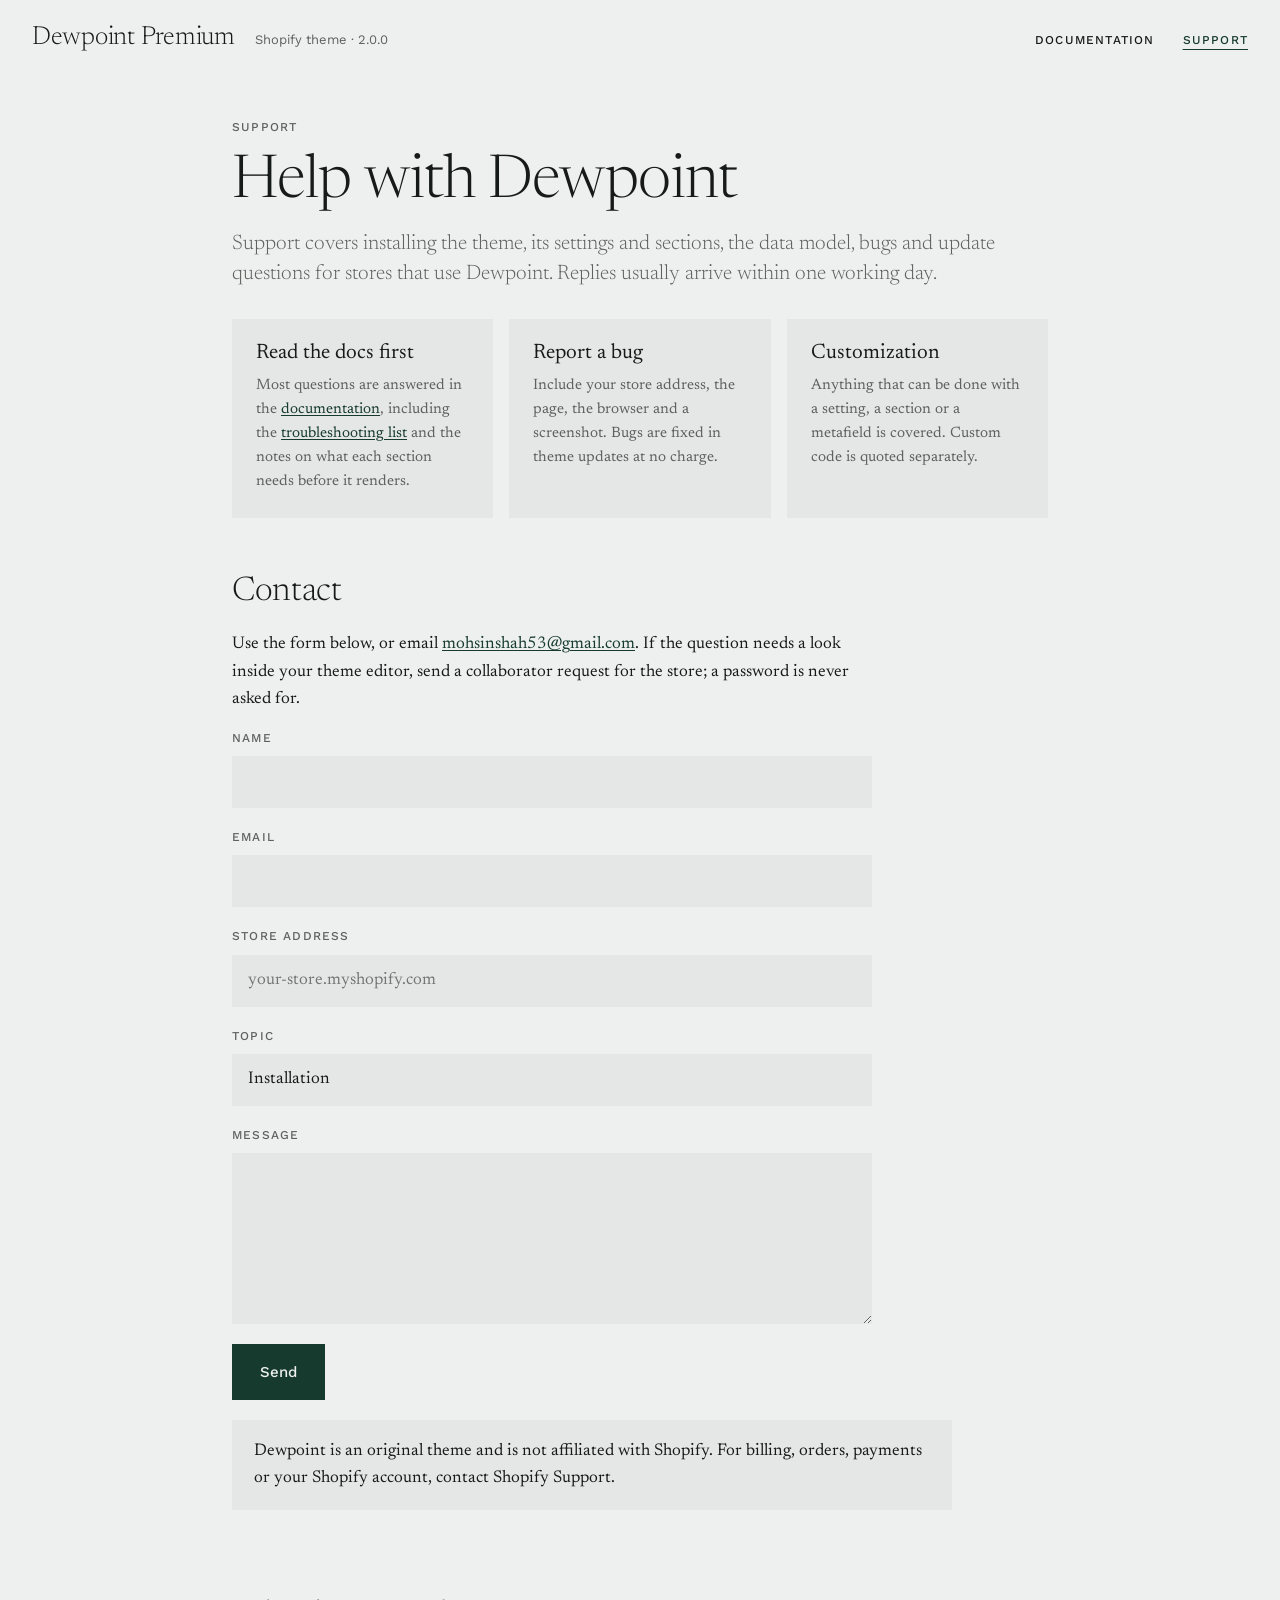
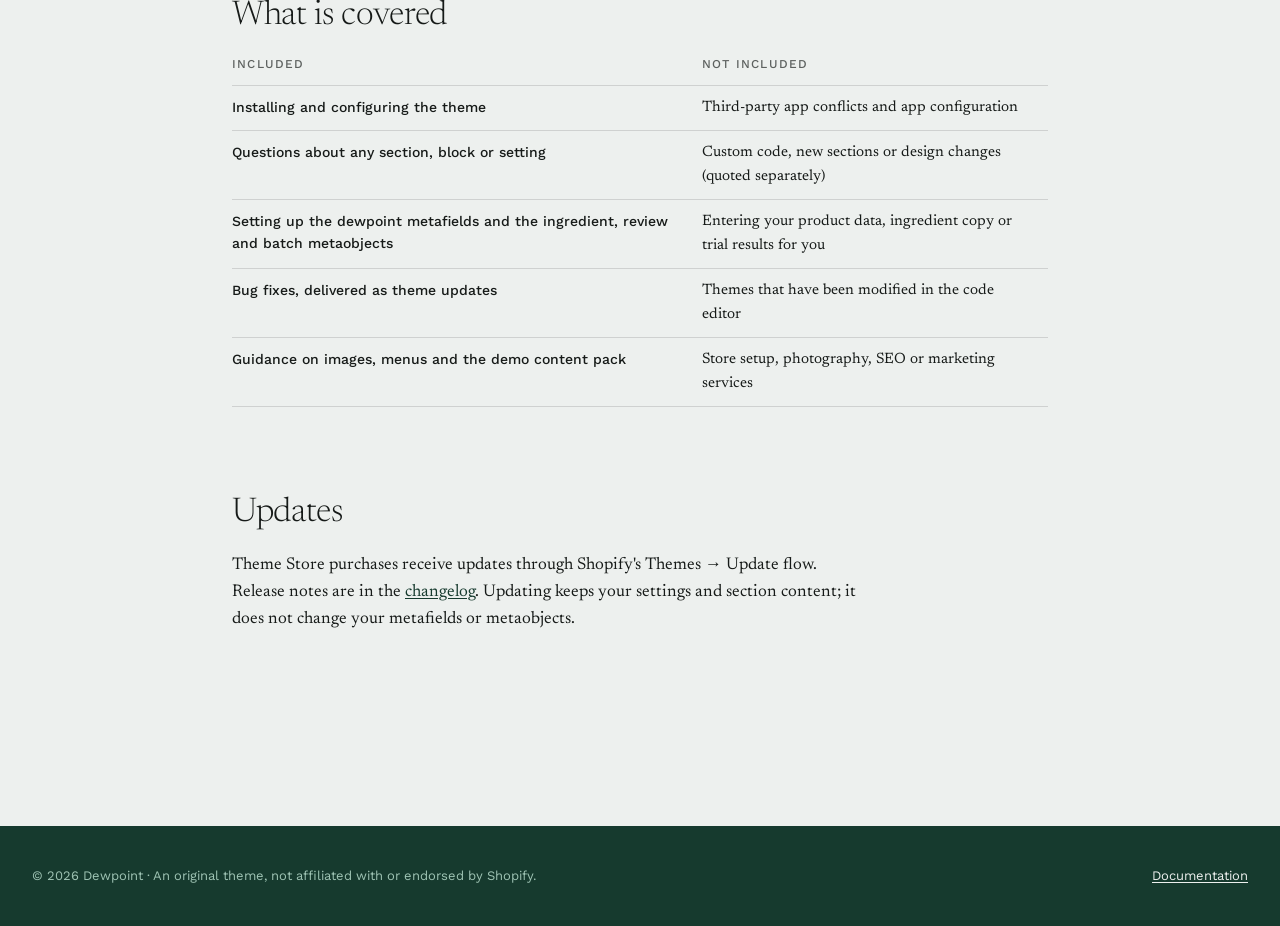
<file: support/index.html>
<!doctype html><html lang="en"><head><meta charset="utf-8"><meta name="viewport" content="width=device-width,initial-scale=1"><title>Support — Dewpoint Premium theme</title><meta name="description" content="Support for Dewpoint 2.0, the Shopify theme for skincare and beauty brands that publish their formulas."><link rel="stylesheet" href="../assets/docs.css"></head><body>
<header class="top"><div class="in"><a class="brand" href="../docs/">Dewpoint Premium <span>Shopify theme · 2.0.0</span></a><nav><a href="../docs/">Documentation</a><a href="../support/" aria-current="page">Support</a></nav></div></header>
<div class="wrap single"><main>
<p class="label">Support</p>
<h1>Help with Dewpoint</h1>
<p class="lead muted">Support covers installing the theme, its settings and sections, the data model, bugs and update questions for stores that use Dewpoint. Replies usually arrive within one working day.</p>

<div class="cards">
<div class="card"><h3>Read the docs first</h3><p>Most questions are answered in the <a href="../docs/">documentation</a>, including the <a href="../docs/#faq">troubleshooting list</a> and the notes on what each section needs before it renders.</p></div>
<div class="card"><h3>Report a bug</h3><p>Include your store address, the page, the browser and a screenshot. Bugs are fixed in theme updates at no charge.</p></div>
<div class="card"><h3>Customization</h3><p>Anything that can be done with a setting, a section or a metafield is covered. Custom code is quoted separately.</p></div>
</div>

<h2 id="contact">Contact</h2>
<p class="measure">Use the form below, or email <a href="mailto:mohsinshah53@gmail.com?subject=Dewpoint%20support">mohsinshah53@gmail.com</a>. If the question needs a look inside your theme editor, send a collaborator request for the store; a password is never asked for.</p>
<form action="https://formspree.io/f/xkjnpkzz" method="POST" style="max-width:640px">
<div class="f"><label for="n">Name</label><input id="n" name="name" required autocomplete="name"></div>
<div class="f"><label for="e">Email</label><input id="e" name="email" type="email" required autocomplete="email"></div>
<div class="f"><label for="u">Store address</label><input id="u" name="store" placeholder="your-store.myshopify.com"></div>
<div class="f"><label for="t">Topic</label><select id="t" name="topic"><option>Installation</option><option>Settings or sections</option><option>Metafields and metaobjects</option><option>Bug report</option><option>Customization quote</option><option>Other</option></select></div>
<div class="f"><label for="m">Message</label><textarea id="m" name="message" rows="6" required></textarea></div>
<button class="btn" type="submit">Send</button>
</form>
<div class="note"><p>Dewpoint is an original theme and is not affiliated with Shopify. For billing, orders, payments or your Shopify account, contact Shopify Support.</p></div>

<h2 id="covered">What is covered</h2>
<div class="table-wrap"><table><thead><tr><th>Included</th><th>Not included</th></tr></thead><tbody>
<tr><td class="wrap-ok">Installing and configuring the theme</td><td>Third-party app conflicts and app configuration</td></tr>
<tr><td class="wrap-ok">Questions about any section, block or setting</td><td>Custom code, new sections or design changes (quoted separately)</td></tr>
<tr><td class="wrap-ok">Setting up the dewpoint metafields and the ingredient, review and batch metaobjects</td><td>Entering your product data, ingredient copy or trial results for you</td></tr>
<tr><td class="wrap-ok">Bug fixes, delivered as theme updates</td><td>Themes that have been modified in the code editor</td></tr>
<tr><td class="wrap-ok">Guidance on images, menus and the demo content pack</td><td>Store setup, photography, SEO or marketing services</td></tr>
</tbody></table></div>

<h2 id="updates">Updates</h2>
<p class="measure">Theme Store purchases receive updates through Shopify's Themes → Update flow. Release notes are in the <a href="../docs/#changelog">changelog</a>. Updating keeps your settings and section content; it does not change your metafields or metaobjects.</p>
</main></div>
<footer><div class="in"><span>© 2026 Dewpoint · An original theme, not affiliated with or endorsed by Shopify.</span><span><a href="../docs/">Documentation</a></span></div></footer></body></html>
</file>
<file: assets/docs.css>
/* Dewpoint 2.0 documentation. Mineral field, one text serif, one label grotesk, no borders or shadows beyond the hairline on tables. */
@import url("https://fonts.googleapis.com/css2?family=Newsreader:ital,opsz,wght@0,6..72,300;0,6..72,400;1,6..72,400");
@import url("https://fonts.googleapis.com/css2?family=Work+Sans:wght@400;500");

:root{
  --field:#EDF0EE;
  --field-2:#E4E7E5;
  --field-3:#DADDDB;
  --ink:#161A18;
  --muted:#5D615F;
  --green:#163A2E;
  --green-hover:#10291F;
  --dew:#9FC4B4;
  --rule:rgb(22 26 24 / .14);
  --rule-deep:rgb(237 240 238 / .18);
  --font-display:"Newsreader",Georgia,"Times New Roman",serif;
  --font-ui:"Work Sans",-apple-system,"Helvetica Neue",Arial,sans-serif;
  --measure:64ch;
}
*{box-sizing:border-box}
html{background:var(--field)}
body{margin:0;font:400 17px/1.6 var(--font-display);color:var(--ink);background:var(--field);-webkit-font-smoothing:antialiased;overflow-wrap:anywhere}
a{color:var(--green);text-decoration:underline;text-decoration-thickness:1px;text-underline-offset:.14em}
a:hover{color:var(--green-hover)}
:focus-visible{outline:2px solid var(--green);outline-offset:3px}
strong{font-weight:500}
em{font-style:italic}
p,ul,ol{margin:0 0 16px}
ul,ol{padding-left:22px}
li{margin:4px 0}
img{max-width:100%;display:block}

/* Label layer: the only uppercase */
.label,.top nav a,aside .lbl,th,form label,.btn{font-family:var(--font-ui);font-size:12px;letter-spacing:.10em;text-transform:uppercase;font-weight:500}
.label{color:var(--muted)}
.muted{color:var(--muted)}
.ui{font-family:var(--font-ui);font-size:14px;letter-spacing:0;text-transform:none}
.sm{font-size:15px}

/* Top bar */
header.top{position:sticky;top:0;z-index:5;background:var(--field)}
.top .in{max-width:1280px;margin:0 auto;padding:18px 32px;display:flex;align-items:baseline;justify-content:space-between;gap:24px;flex-wrap:wrap}
.brand{font-family:var(--font-display);font-weight:300;font-size:26px;letter-spacing:-.01em;text-decoration:none;color:var(--ink)}
.brand span{font-family:var(--font-ui);font-weight:400;font-size:13px;letter-spacing:0;color:var(--muted);margin-left:14px}
.top nav a{text-decoration:none;color:var(--ink);margin-left:28px;padding:6px 0}
.top nav a[aria-current]{color:var(--green);text-decoration:underline;text-underline-offset:.4em}

/* Layout */
.wrap{max-width:1280px;margin:0 auto;padding:40px 32px 80px;display:grid;grid-template-columns:232px minmax(0,1fr);gap:64px}
.wrap.single{grid-template-columns:minmax(0,1fr);max-width:880px}
main{min-width:0}
aside{position:sticky;top:72px;align-self:start;max-height:calc(100vh - 96px);overflow:auto;font-family:var(--font-ui);font-size:14px;padding-right:8px}
aside a{display:block;text-decoration:none;color:var(--ink);padding:5px 0;line-height:1.4}
aside a:hover{color:var(--green);text-decoration:underline}
aside a.sub{padding-left:14px;color:var(--muted);font-size:13px}
aside .lbl{color:var(--muted);margin:26px 0 8px}
aside .lbl:first-child{margin-top:0}

/* Type */
h1{font-family:var(--font-display);font-weight:300;font-size:clamp(40px,5vw,60px);line-height:1.02;letter-spacing:-.015em;margin:8px 0 16px;text-wrap:balance}
h2{font-family:var(--font-display);font-weight:300;font-size:34px;line-height:1.1;letter-spacing:-.01em;margin:88px 0 20px;text-wrap:balance}
h2:first-of-type{margin-top:56px}
h3{font-family:var(--font-display);font-weight:400;font-size:23px;line-height:1.2;margin:44px 0 10px}
h4{font-family:var(--font-ui);font-size:12px;letter-spacing:.10em;text-transform:uppercase;font-weight:500;color:var(--muted);margin:28px 0 8px}
.lead{font-size:21px;line-height:1.45;font-weight:300;max-width:var(--measure);color:var(--ink)}
.lead.muted{color:var(--muted)}
.measure{max-width:var(--measure)}
.tnum{font-variant-numeric:tabular-nums}
code{font-family:var(--font-ui);font-size:.86em;background:var(--field-2);padding:.05em .35em}
pre{font-family:var(--font-ui);font-size:14px;line-height:1.5;background:var(--field-2);padding:16px 20px;overflow:auto;margin:0 0 20px}
pre code{background:none;padding:0}

/* Tables: the one hairline */
.table-wrap{overflow-x:auto;margin:8px 0 24px}
table{width:100%;border-collapse:collapse;font-size:15px}
th,td{text-align:left;vertical-align:top;padding:10px 14px 10px 0;border-bottom:1px solid var(--rule)}
th{color:var(--muted);font-weight:500;padding-top:0}
td:first-child{font-family:var(--font-ui);font-size:14px;font-weight:500;white-space:nowrap}
td.wrap-ok{white-space:normal}
tr.grp td{font-family:var(--font-ui);font-size:12px;letter-spacing:.10em;text-transform:uppercase;color:var(--muted);padding-top:22px;white-space:normal}
td .ui{display:block;color:var(--muted);margin-top:2px;font-weight:400}

/* Blocks without borders */
.note{background:var(--field-2);padding:18px 22px;margin:20px 0;max-width:72ch}
.note p:last-child{margin-bottom:0}
.note.deep{background:var(--green);color:var(--field)}
.note.deep a{color:var(--field)}
.note.deep .label{color:var(--dew)}
.cards{display:grid;grid-template-columns:repeat(auto-fit,minmax(220px,1fr));gap:16px;margin:28px 0 8px}
.card{background:var(--field-2);padding:22px 24px 24px}
.card h3{margin:0 0 8px;font-size:21px}
.card p{margin:0;font-size:15px;color:var(--muted)}
.card a{color:var(--green)}
dl{margin:0 0 20px}
dt{font-family:var(--font-ui);font-size:14px;font-weight:500;margin-top:14px}
dd{margin:2px 0 0;max-width:var(--measure)}
.section-ref{margin-top:40px}
.section-ref .meta{font-family:var(--font-ui);font-size:13px;color:var(--muted);margin:-4px 0 12px}
.stat{font-family:var(--font-display);font-weight:300;font-size:44px;line-height:1;font-variant-numeric:tabular-nums}

/* Buttons and forms */
.btn{display:inline-flex;align-items:center;min-height:56px;padding:0 28px;background:var(--green);color:var(--field);text-decoration:none;border:0;cursor:pointer;font-size:15px;letter-spacing:0;text-transform:none;font-weight:500;font-family:var(--font-ui)}
.btn:hover{background:var(--green-hover);color:var(--field)}
.btn-text{font-family:var(--font-ui);font-size:15px;font-weight:500;color:var(--green);text-decoration:underline;text-underline-offset:.2em}
form .f{display:grid;gap:8px;margin-bottom:20px}
form label{color:var(--muted);letter-spacing:.10em}
form input,form select,form textarea{font:400 17px/1.4 var(--font-display);padding:14px 16px;border:0;background:var(--field-2);color:var(--ink);width:100%;min-height:52px}
form textarea{min-height:160px;resize:vertical}
form select{appearance:none;-webkit-appearance:none}

/* Footer */
footer{margin-top:96px;background:var(--green);color:var(--field)}
footer .in{max-width:1280px;margin:0 auto;padding:40px 32px;font-family:var(--font-ui);font-size:13px;display:flex;justify-content:space-between;flex-wrap:wrap;gap:12px;color:var(--dew)}
footer a{color:var(--field)}

@media(max-width:900px){
  .wrap{grid-template-columns:minmax(0,1fr);gap:32px;padding:24px 20px 64px}
  aside{position:static;max-height:none;overflow:visible}
  .top .in{padding:16px 20px}
  .top nav a{margin-left:18px}
  h2{margin-top:64px}
  td:first-child{white-space:normal}
}
</file>
